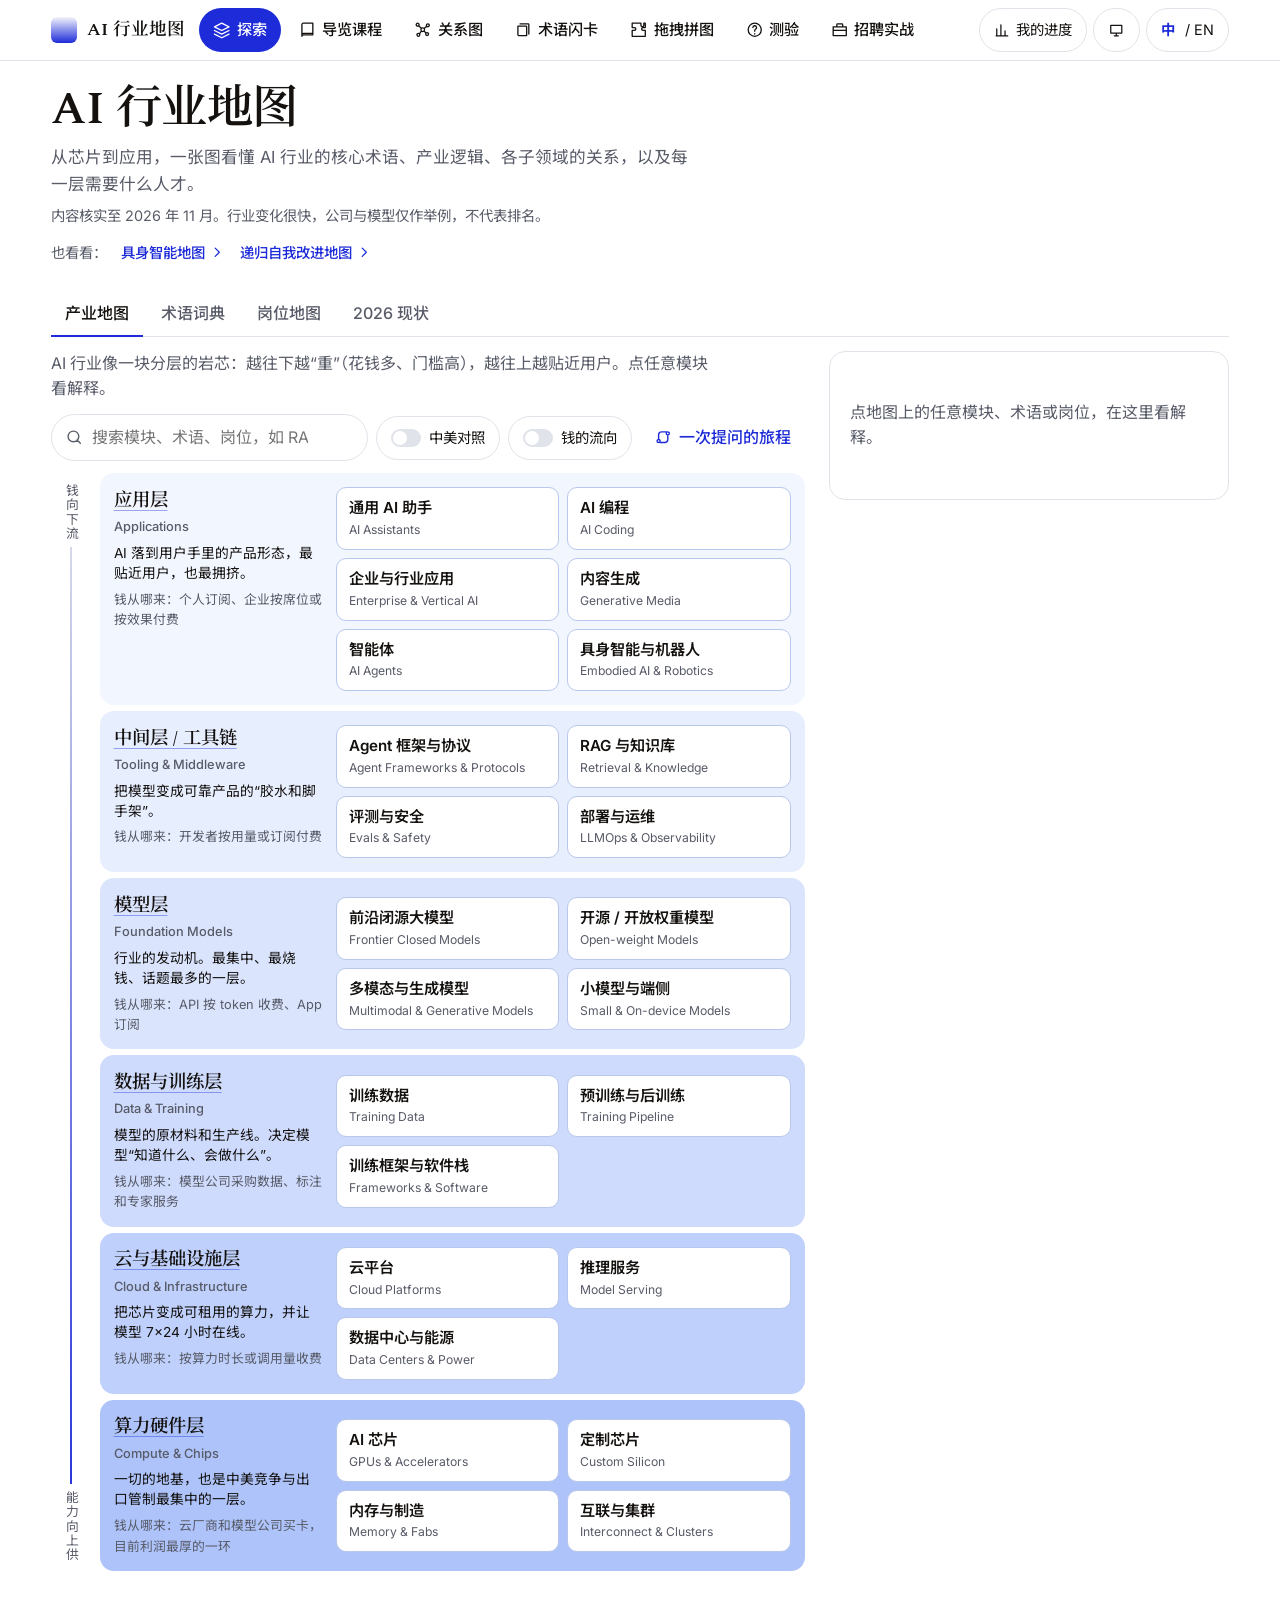
<file: ai-map/index.html>
<!doctype html>
<html lang="zh-CN">
  <head>
    <meta charset="UTF-8" />
    <meta name="viewport" content="width=device-width, initial-scale=1, viewport-fit=cover" />
    <title>AI 行业地图</title>
    <meta name="description" content="从芯片到应用，一张图看懂 AI 行业的核心术语、产业逻辑、各子领域的关系，以及每一层需要什么人才。" />
    <link rel="preconnect" href="https://fonts.googleapis.com" />
    <link rel="preconnect" href="https://fonts.gstatic.com" crossorigin />
    <link href="https://fonts.googleapis.com/css2?family=Inter:wght@400;500;600&family=Noto+Sans+SC:wght@400;500;700&family=Noto+Serif+SC:wght@600;700&family=Spectral:wght@500;600&display=swap" rel="stylesheet" />
    <script>
      // 在页面渲染前套用保存的主题，避免闪一下另一种颜色。
      try { var t = localStorage.getItem('aimap.theme'); if (t === 'light' || t === 'dark') document.documentElement.dataset.theme = t; } catch (e) {}
    </script>
    <script type="module" crossorigin src="./assets/index-7iyC4pP8.js"></script>
    <link rel="stylesheet" crossorigin href="./assets/index-BAhrS_yk.css">
  </head>
  <body>
    <div id="root"></div>
  </body>
</html>
</file>
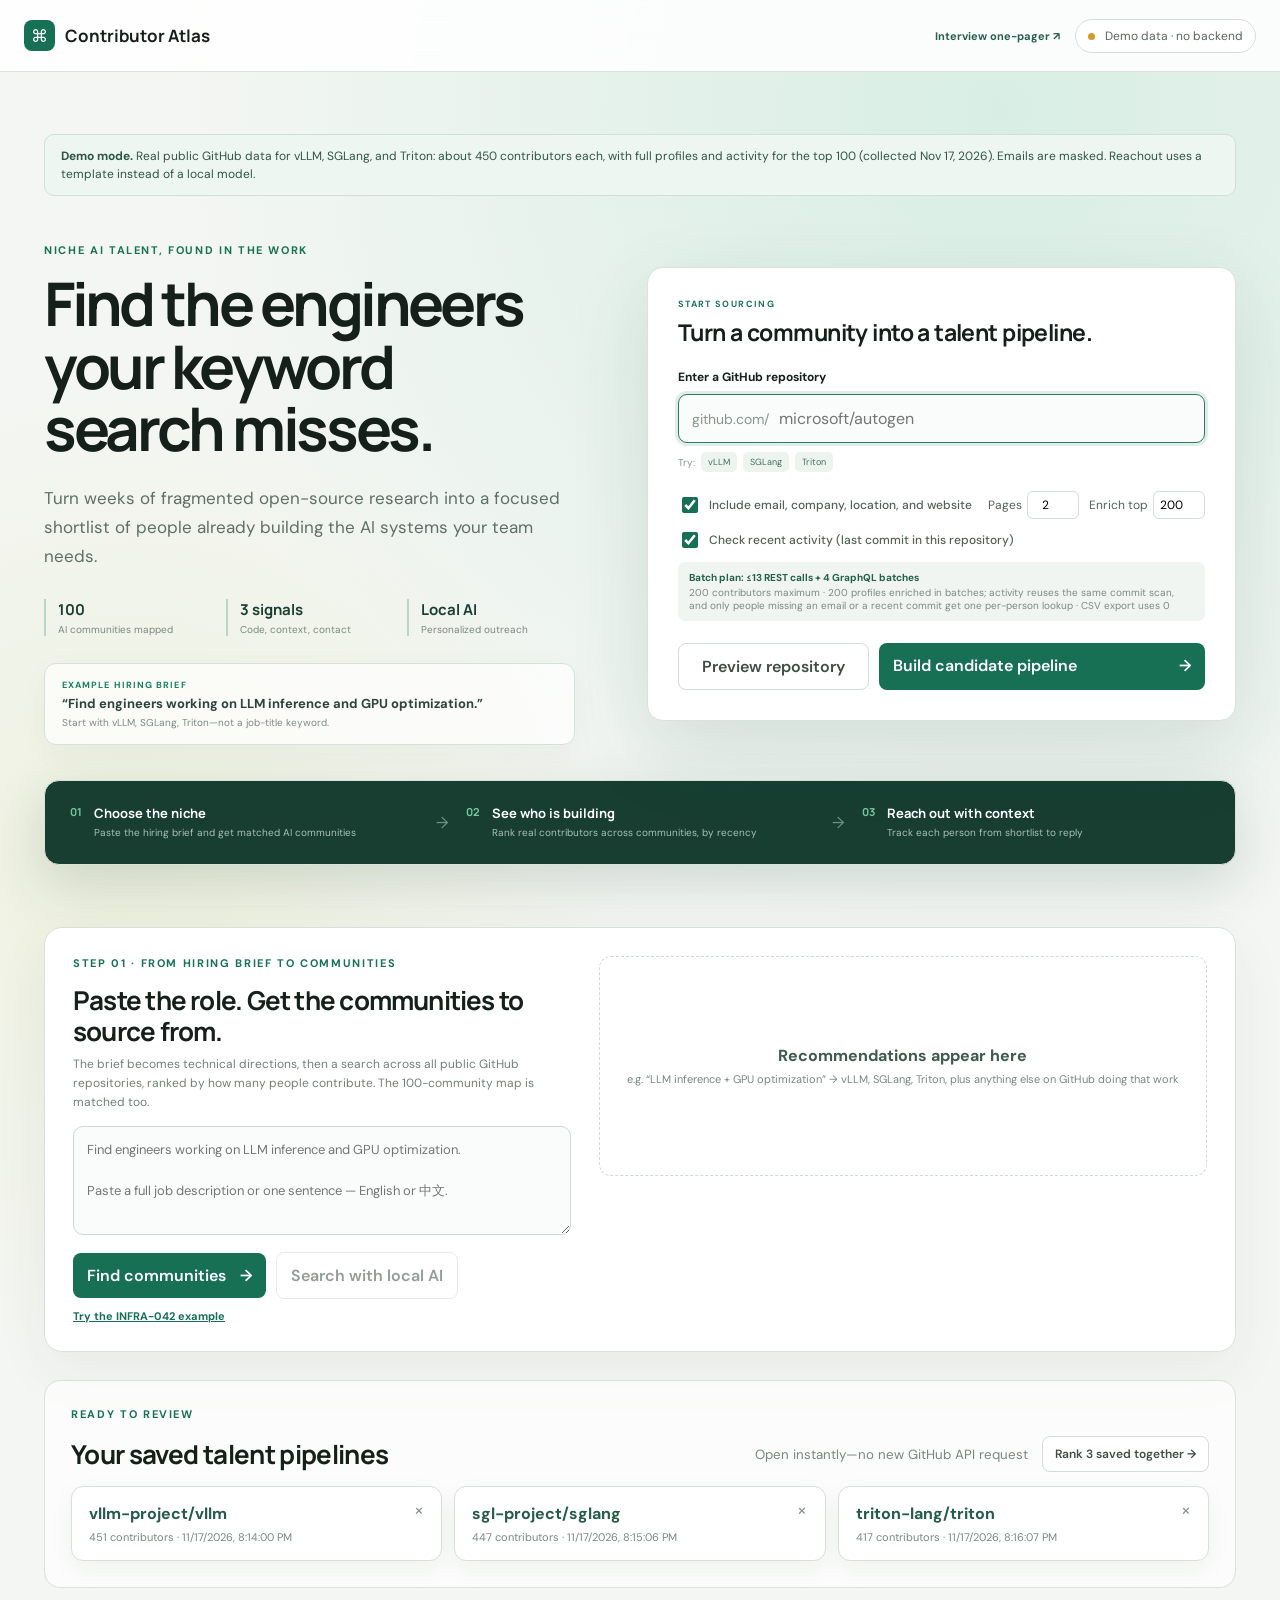
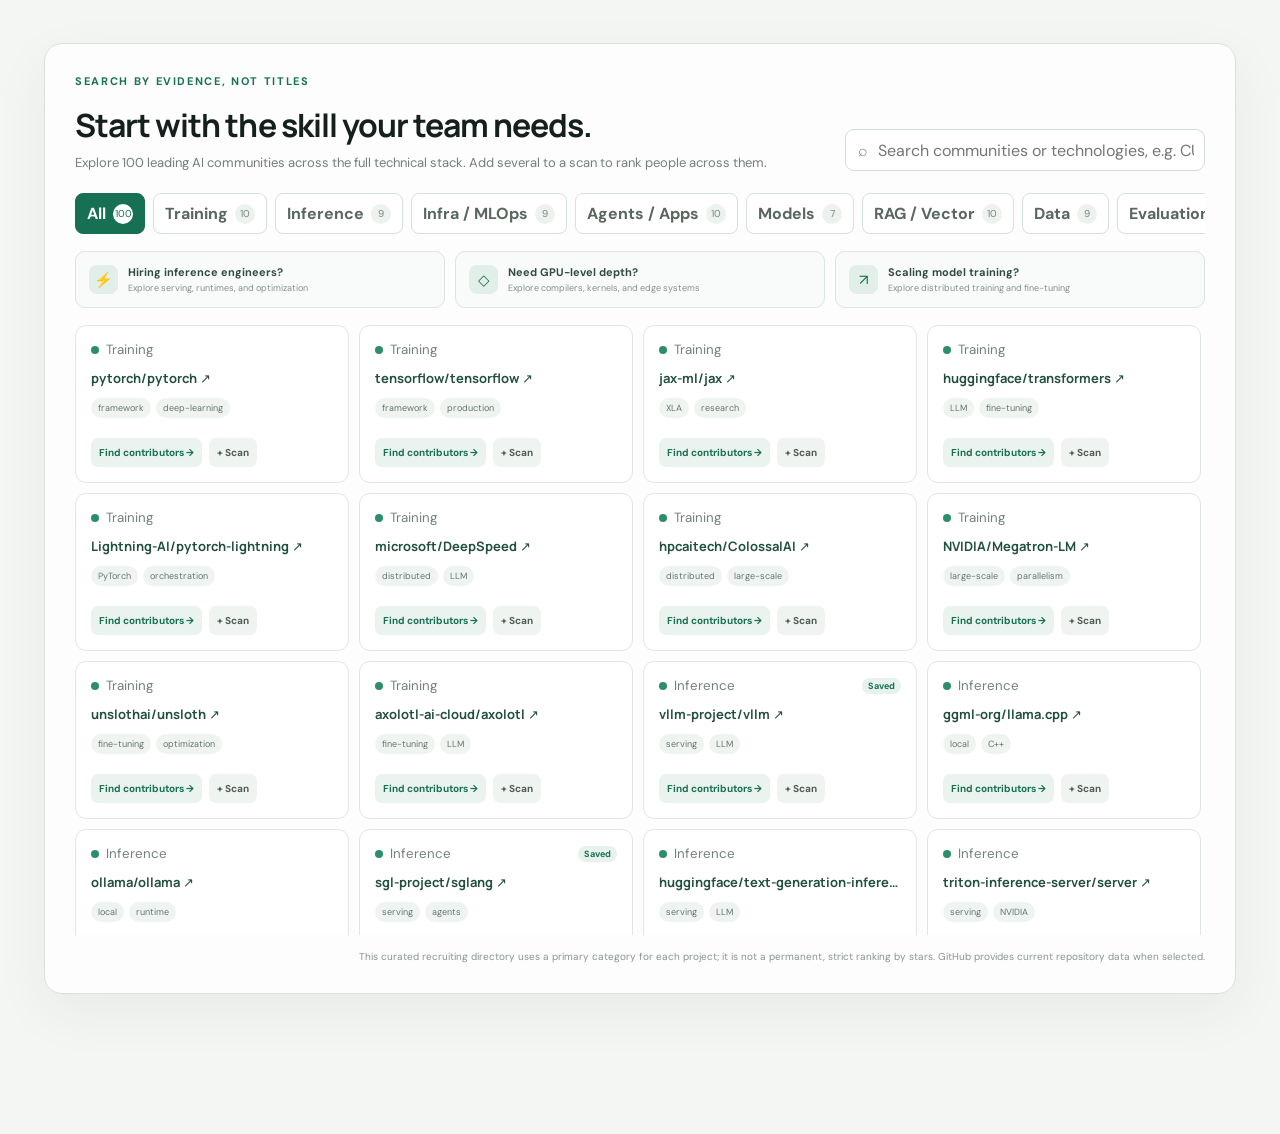
<file: contributor-atlas/index.html>
<!doctype html>
<html lang="en">
  <head>
    <meta charset="UTF-8" />
    <meta name="viewport" content="width=device-width, initial-scale=1.0" />
    <meta name="description" content="Explore, filter, and export contributors from any GitHub repository." />
    <meta name="theme-color" content="#f4f6f3" />
    <title>Contributor Atlas</title>
    <script type="module" crossorigin src="./assets/app-C5ek4e8G.js"></script>
    <link rel="stylesheet" crossorigin href="./assets/app-JG9bpysF.css">
  </head>
  <body>
    <div id="root"></div>
  </body>
</html>
</file>
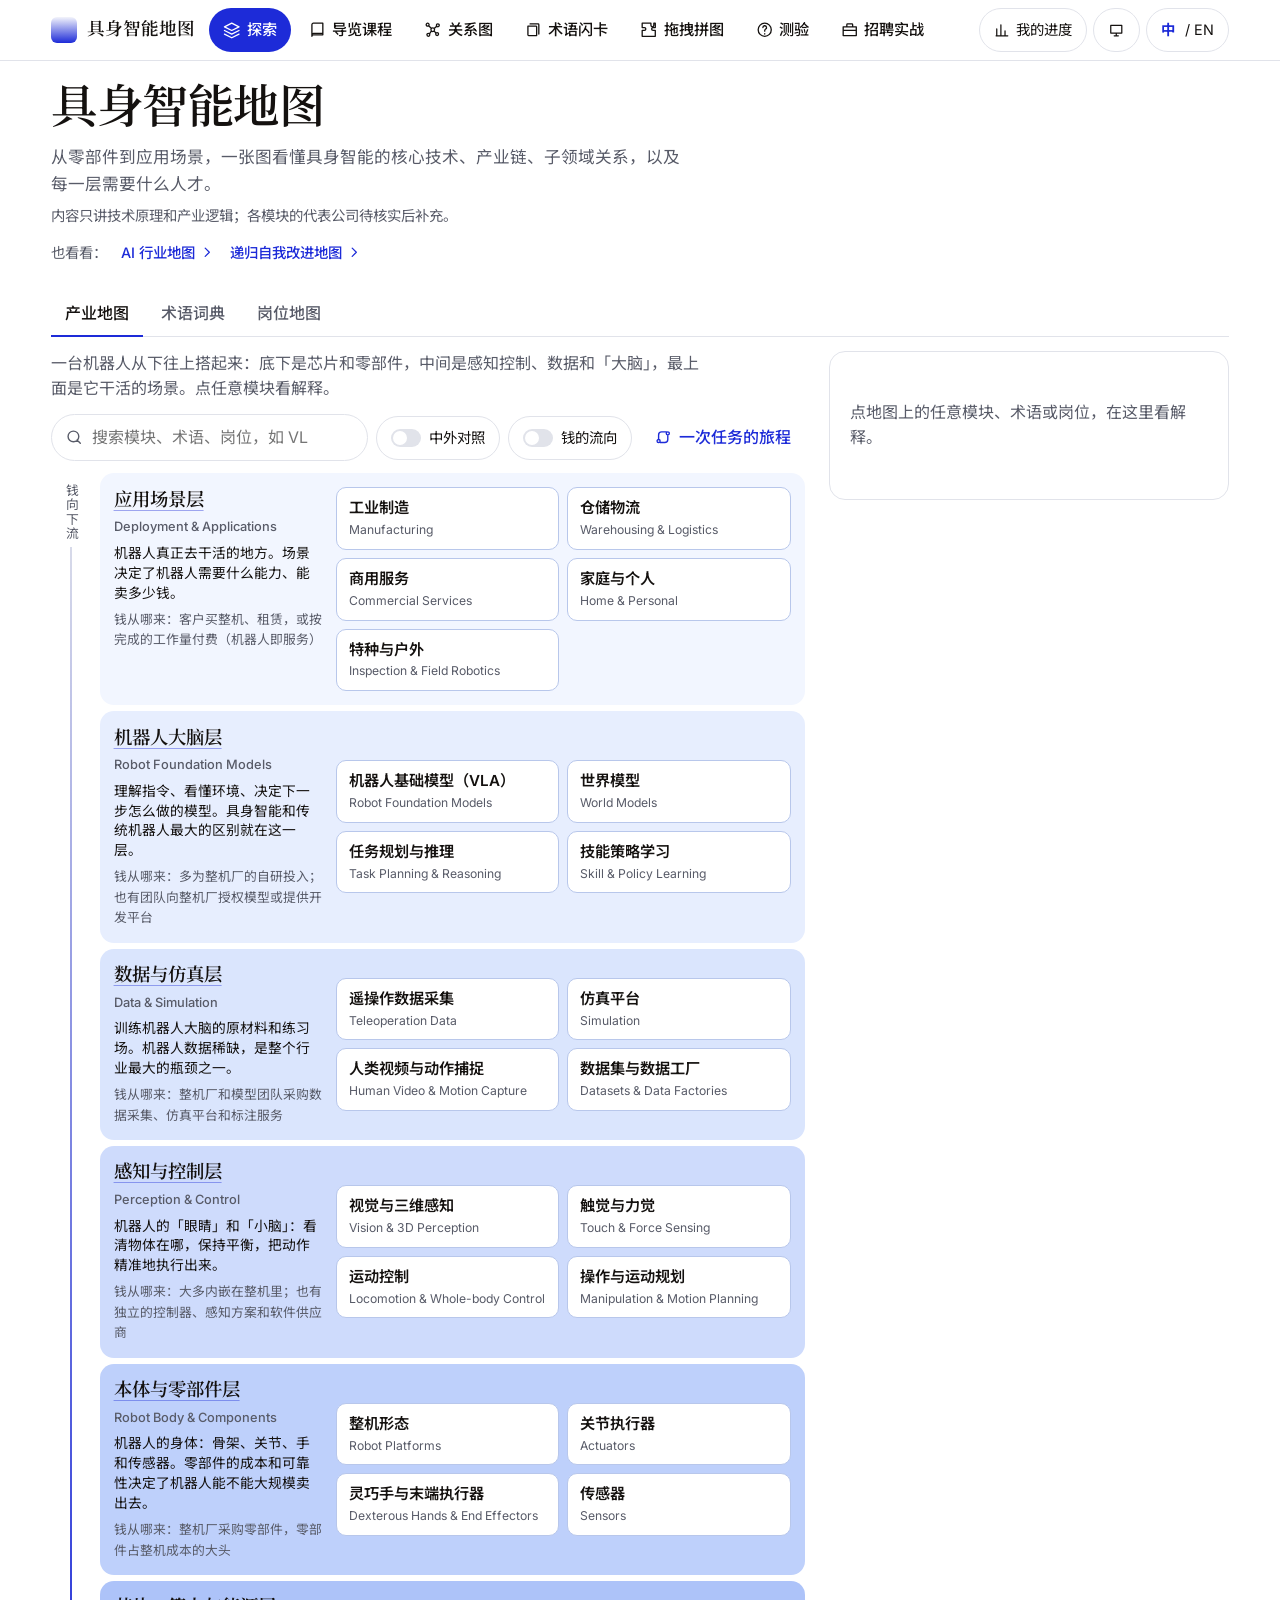
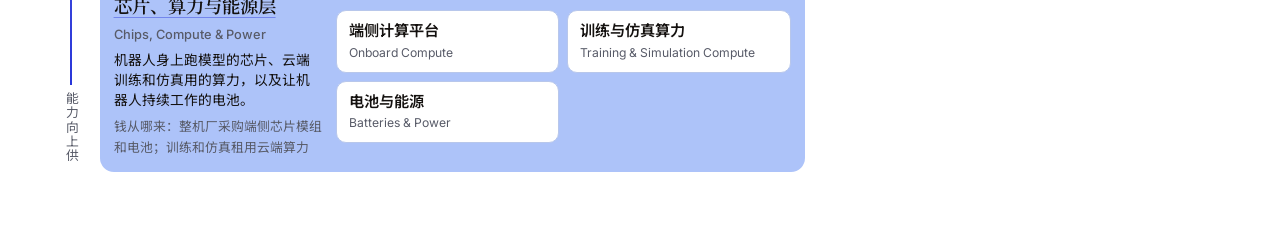
<file: embodied-map/index.html>
<!doctype html>
<html lang="zh-CN">
  <head>
    <meta charset="UTF-8" />
    <meta name="viewport" content="width=device-width, initial-scale=1, viewport-fit=cover" />
    <title>具身智能地图</title>
    <meta name="description" content="从零部件到应用场景，一张图看懂具身智能的核心技术、产业链、子领域关系，以及每一层需要什么人才。" />
    <link rel="preconnect" href="https://fonts.googleapis.com" />
    <link rel="preconnect" href="https://fonts.gstatic.com" crossorigin />
    <link href="https://fonts.googleapis.com/css2?family=Inter:wght@400;500;600&family=Noto+Sans+SC:wght@400;500;700&family=Noto+Serif+SC:wght@600;700&family=Spectral:wght@500;600&display=swap" rel="stylesheet" />
    <script>
      // 在页面渲染前套用保存的主题，避免闪一下另一种颜色。
      try { var t = localStorage.getItem('embodied.theme'); if (t === 'light' || t === 'dark') document.documentElement.dataset.theme = t; } catch (e) {}
    </script>
    <script type="module" crossorigin src="./assets/index-BeGTGPkV.js"></script>
    <link rel="stylesheet" crossorigin href="./assets/index-BAhrS_yk.css">
  </head>
  <body>
    <div id="root"></div>
  </body>
</html>
</file>
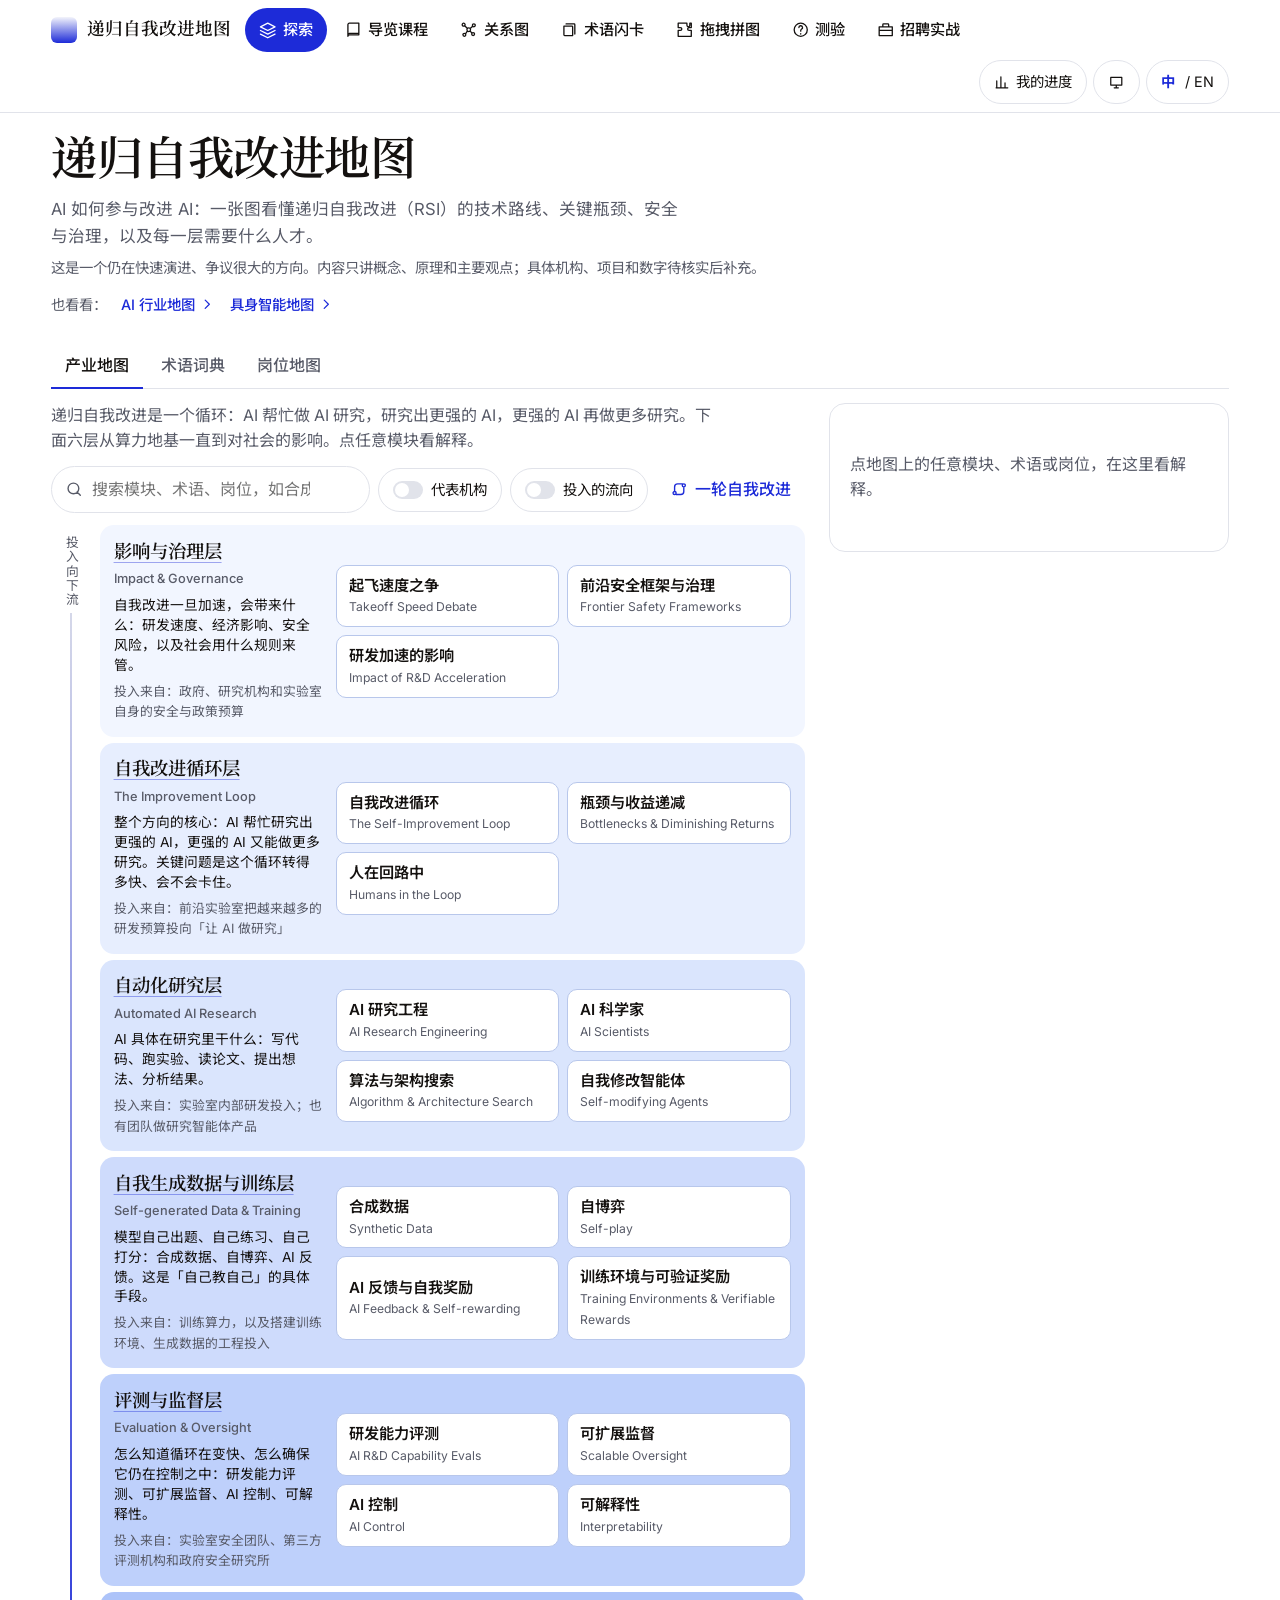
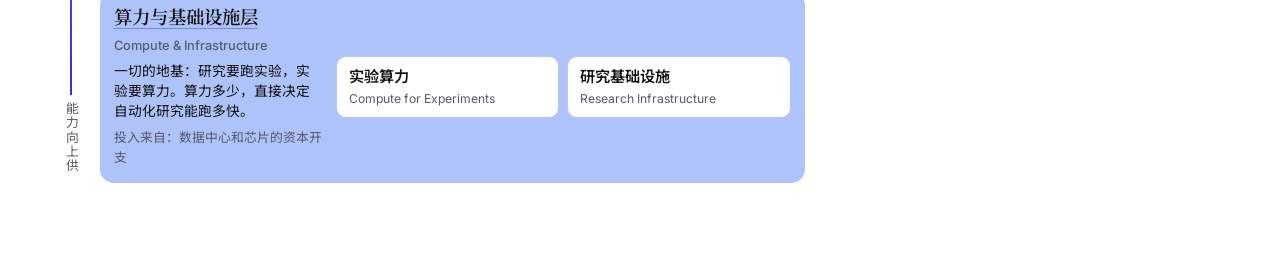
<file: rsi-map/index.html>
<!doctype html>
<html lang="zh-CN">
  <head>
    <meta charset="UTF-8" />
    <meta name="viewport" content="width=device-width, initial-scale=1, viewport-fit=cover" />
    <title>递归自我改进地图</title>
    <meta name="description" content="AI 如何参与改进 AI：一张图看懂递归自我改进的技术路线、关键瓶颈、安全与治理，以及每一层需要什么人才。" />
    <link rel="preconnect" href="https://fonts.googleapis.com" />
    <link rel="preconnect" href="https://fonts.gstatic.com" crossorigin />
    <link href="https://fonts.googleapis.com/css2?family=Inter:wght@400;500;600&family=Noto+Sans+SC:wght@400;500;700&family=Noto+Serif+SC:wght@600;700&family=Spectral:wght@500;600&display=swap" rel="stylesheet" />
    <script>
      // 在页面渲染前套用保存的主题，避免闪一下另一种颜色。
      try { var t = localStorage.getItem('rsi.theme'); if (t === 'light' || t === 'dark') document.documentElement.dataset.theme = t; } catch (e) {}
    </script>
    <script type="module" crossorigin src="./assets/index-BFvT2Gju.js"></script>
    <link rel="stylesheet" crossorigin href="./assets/index-BAhrS_yk.css">
  </head>
  <body>
    <div id="root"></div>
  </body>
</html>
</file>
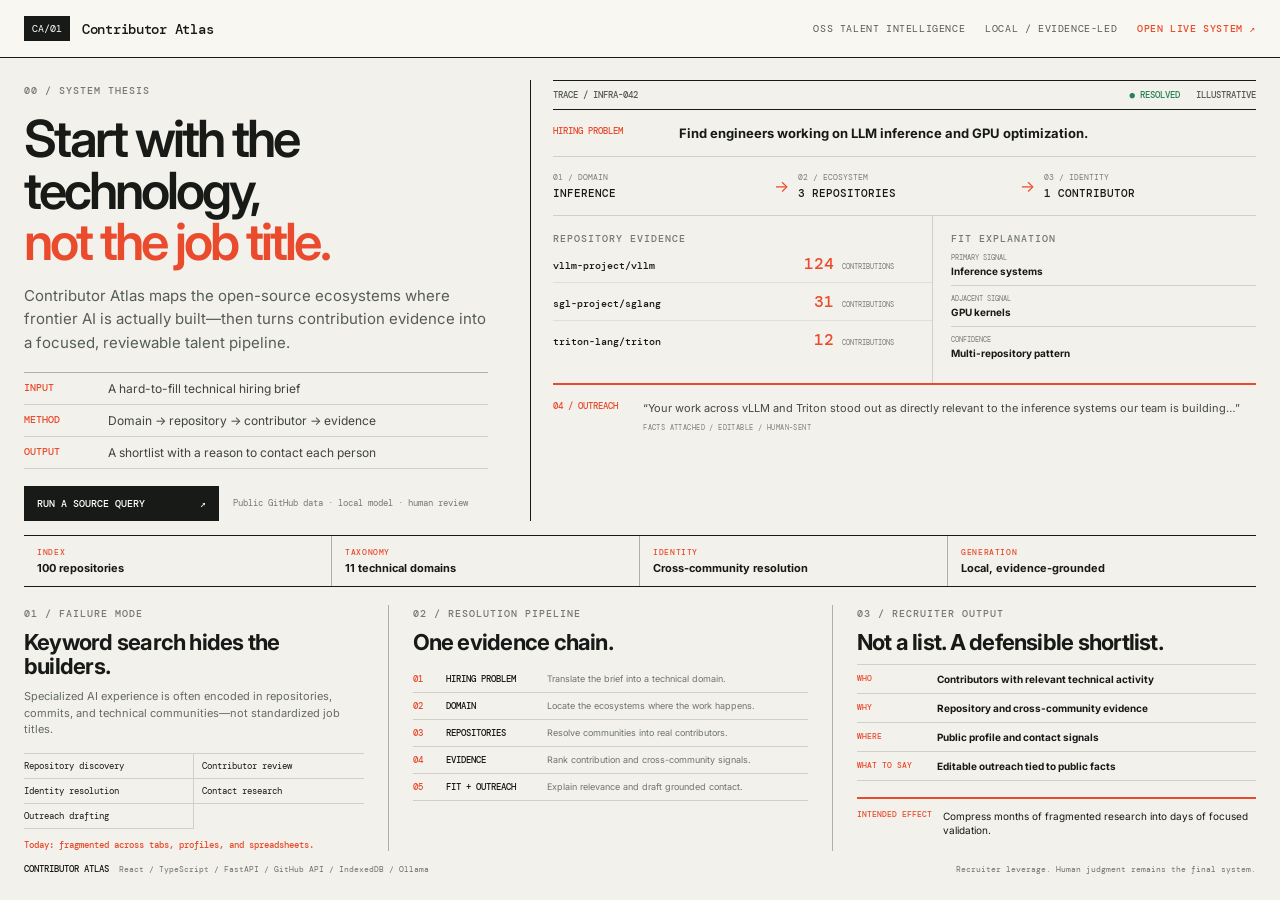
<file: contributor-atlas/case-study.html>
<!doctype html>
<html lang="en">
<head>
  <meta charset="UTF-8" />
  <meta name="viewport" content="width=device-width, initial-scale=1.0" />
  <meta name="description" content="Contributor Atlas maps open-source AI ecosystems into evidence-based talent pipelines." />
  <title>Contributor Atlas — Open-source talent intelligence</title>
  <link rel="preconnect" href="https://fonts.googleapis.com" />
  <link rel="preconnect" href="https://fonts.gstatic.com" crossorigin />
  <link href="https://fonts.googleapis.com/css2?family=DM+Mono:wght@400;500&family=Inter:wght@400;500;600;700&display=swap" rel="stylesheet" />
  <link rel="stylesheet" crossorigin href="./assets/caseStudy-ONIgrbKq.css">
</head>
<body>
  <header class="lab-nav">
    <a class="lab-brand" href="./"><span>CA/01</span><strong>Contributor Atlas</strong></a>
    <div class="lab-meta"><span>OSS TALENT INTELLIGENCE</span><span>LOCAL / EVIDENCE-LED</span><a href="./">OPEN LIVE SYSTEM ↗</a></div>
  </header>

  <main>
    <section class="hero-grid">
      <article class="thesis">
        <p class="section-index">00 / SYSTEM THESIS</p>
        <h1>Start with the technology,<br /><em>not the job title.</em></h1>
        <p class="lede">Contributor Atlas maps the open-source ecosystems where frontier AI is actually built—then turns contribution evidence into a focused, reviewable talent pipeline.</p>

        <dl class="system-definition">
          <div><dt>INPUT</dt><dd>A hard-to-fill technical hiring brief</dd></div>
          <div><dt>METHOD</dt><dd>Domain → repository → contributor → evidence</dd></div>
          <div><dt>OUTPUT</dt><dd>A shortlist with a reason to contact each person</dd></div>
        </dl>

        <div class="hero-cta"><a href="./">RUN A SOURCE QUERY <span>↗</span></a><small>Public GitHub data · local model · human review</small></div>
      </article>

      <article class="trace-console" aria-label="Illustrative sourcing trace">
        <header><span>TRACE / INFRA-042</span><span class="trace-status">● RESOLVED</span><span>ILLUSTRATIVE</span></header>
        <div class="trace-query"><span>HIRING PROBLEM</span><strong>Find engineers working on LLM inference and GPU optimization.</strong></div>

        <div class="trace-path" aria-label="Hiring evidence flow">
          <div><small>01 / DOMAIN</small><strong>INFERENCE</strong></div><i>→</i>
          <div><small>02 / ECOSYSTEM</small><strong>3 REPOSITORIES</strong></div><i>→</i>
          <div><small>03 / IDENTITY</small><strong>1 CONTRIBUTOR</strong></div>
        </div>

        <div class="evidence-grid">
          <section class="repo-evidence">
            <p class="console-label">REPOSITORY EVIDENCE</p>
            <div><span>vllm-project/vllm</span><b>124</b><small>CONTRIBUTIONS</small></div>
            <div><span>sgl-project/sglang</span><b>31</b><small>CONTRIBUTIONS</small></div>
            <div><span>triton-lang/triton</span><b>12</b><small>CONTRIBUTIONS</small></div>
          </section>
          <section class="fit-evidence">
            <p class="console-label">FIT EXPLANATION</p>
            <div class="fit-node"><span>PRIMARY SIGNAL</span><strong>Inference systems</strong></div>
            <div class="fit-node"><span>ADJACENT SIGNAL</span><strong>GPU kernels</strong></div>
            <div class="fit-node"><span>CONFIDENCE</span><strong>Multi-repository pattern</strong></div>
          </section>
        </div>

        <div class="outreach-trace"><span>04 / OUTREACH</span><p>“Your work across vLLM and Triton stood out as directly relevant to the inference systems our team is building…”</p><b>FACTS ATTACHED / EDITABLE / HUMAN-SENT</b></div>
      </article>
    </section>

    <section class="system-strip" aria-label="System coverage">
      <div><span>INDEX</span><strong>100 repositories</strong></div>
      <div><span>TAXONOMY</span><strong>11 technical domains</strong></div>
      <div><span>IDENTITY</span><strong>Cross-community resolution</strong></div>
      <div><span>GENERATION</span><strong>Local, evidence-grounded</strong></div>
    </section>

    <section class="lower-grid">
      <article class="problem-panel">
        <p class="section-index">01 / FAILURE MODE</p>
        <h2>Keyword search hides the builders.</h2>
        <p>Specialized AI experience is often encoded in repositories, commits, and technical communities—not standardized job titles.</p>
        <ul><li>Repository discovery</li><li>Contributor review</li><li>Identity resolution</li><li>Contact research</li><li>Outreach drafting</li></ul>
        <footer>Today: fragmented across tabs, profiles, and spreadsheets.</footer>
      </article>

      <article class="pipeline-panel">
        <p class="section-index">02 / RESOLUTION PIPELINE</p>
        <h2>One evidence chain.</h2>
        <ol>
          <li><span>01</span><b>HIRING PROBLEM</b><small>Translate the brief into a technical domain.</small></li>
          <li><span>02</span><b>DOMAIN</b><small>Locate the ecosystems where the work happens.</small></li>
          <li><span>03</span><b>REPOSITORIES</b><small>Resolve communities into real contributors.</small></li>
          <li><span>04</span><b>EVIDENCE</b><small>Rank contribution and cross-community signals.</small></li>
          <li><span>05</span><b>FIT + OUTREACH</b><small>Explain relevance and draft grounded contact.</small></li>
        </ol>
      </article>

      <article class="output-panel">
        <p class="section-index">03 / RECRUITER OUTPUT</p>
        <h2>Not a list. A defensible shortlist.</h2>
        <div class="output-row"><span>WHO</span><strong>Contributors with relevant technical activity</strong></div>
        <div class="output-row"><span>WHY</span><strong>Repository and cross-community evidence</strong></div>
        <div class="output-row"><span>WHERE</span><strong>Public profile and contact signals</strong></div>
        <div class="output-row"><span>WHAT TO SAY</span><strong>Editable outreach tied to public facts</strong></div>
        <footer><b>INTENDED EFFECT</b><span>Compress months of fragmented research into days of focused validation.</span></footer>
      </article>
    </section>

    <footer class="page-footer"><div><strong>CONTRIBUTOR ATLAS</strong><span>React / TypeScript / FastAPI / GitHub API / IndexedDB / Ollama</span></div><p>Recruiter leverage. Human judgment remains the final system.</p></footer>
  </main>
</body>
</html>
</file>
<file: ai-map/assets/index-BAhrS_yk.css>
:root{--ex-sky: #eef1ff;--ex-floor: #dde2f6;--ex-body: #ffffff;--ex-line: #262a46;--ex-soft: #c9cfee;--ex-red: #e5534b;--ex-yellow: #f0b429;--ex-green: #2f9e6e;--ex-skin: #f3c6a5;--ex-wood: #c79567;--ex-screen: #1d2140;--ex-glow: #7fe3ff;--ex-ink: #14110f}@media (prefers-color-scheme: dark){:root:not([data-theme=light]){--ex-sky: #151935;--ex-floor: #232850;--ex-body: #e8eaf7;--ex-line: #0a0b17;--ex-soft: #3a4170;--ex-red: #f06b62;--ex-yellow: #f5c04a;--ex-green: #4cc28d;--ex-skin: #e9b896;--ex-wood: #b88759;--ex-screen: #0a0c1f;--ex-glow: #7fe3ff;--ex-ink: #eceaf4}}:root[data-theme=dark]{--ex-sky: #151935;--ex-floor: #232850;--ex-body: #e8eaf7;--ex-line: #0a0b17;--ex-soft: #3a4170;--ex-red: #f06b62;--ex-yellow: #f5c04a;--ex-green: #4cc28d;--ex-skin: #e9b896;--ex-wood: #b88759;--ex-screen: #0a0c1f;--ex-glow: #7fe3ff;--ex-ink: #eceaf4}.ex-overlay{position:fixed;top:0;right:0;bottom:0;left:0;z-index:100;display:grid;place-items:center;padding:max(16px,env(safe-area-inset-top,0px)) max(16px,env(safe-area-inset-right,0px)) max(16px,env(safe-area-inset-bottom,0px)) max(16px,env(safe-area-inset-left,0px));background:#0809149e;overflow-y:auto}.ex{width:min(960px,100%);margin:0;border:1px solid var(--line);border-radius:16px;overflow:hidden;background:var(--surf);color:var(--ink);box-shadow:0 24px 60px #00000059}.ex-head{display:flex;align-items:baseline;gap:10px;padding:12px 16px;border-bottom:1px solid var(--line)}.ex-head b{font-family:var(--serif);font-size:1.15rem}.ex-head span{color:var(--mut);font-size:.85rem}.ex-stage{position:relative;aspect-ratio:16 / 9;max-width:100%;background:var(--ex-sky);cursor:pointer;overflow:hidden}.ex-stage svg{display:block;width:100%;height:100%}.ex-stage .ex-prev{position:absolute;top:0;right:0;bottom:0;left:0;background:var(--ex-sky);pointer-events:none}.ex-stage .ex-loading{position:absolute;top:0;right:0;bottom:0;left:0;display:grid;place-items:center;color:var(--mut);font-size:.9rem}.ex-sub{position:absolute;left:50%;bottom:4%;transform:translate(-50%);width:max-content;max-width:88%;margin:0;padding:6px 14px;border-radius:8px;background:#0c0d1ac7;color:#fff;font-size:1.05rem;line-height:1.55;text-align:center;pointer-events:none}.ex-sub-below{display:none;margin:0;padding:12px 16px 0;min-height:5.2em;font-size:.98rem;line-height:1.6}@media (max-width: 600px){.ex-sub{display:none}.ex-sub-below{display:block}}.ex-big{position:absolute;left:50%;top:50%;display:grid;place-items:center;width:76px;height:76px;margin:-38px 0 0 -38px;border-radius:50%;background:#0c0d1ab3;color:#fff;pointer-events:none}.ex-big .icon{width:34px;height:34px}.ex-ctrl{display:flex;align-items:center;gap:4px;padding:6px 8px}.ex-time{flex:none;min-width:6.6em;color:var(--mut);font-size:.82rem;font-variant-numeric:tabular-nums;text-align:center}.ex-seek{flex:1;min-width:60px;height:44px;margin:0 6px;background:none;-webkit-appearance:none;-moz-appearance:none;appearance:none;cursor:pointer}.ex-seek::-webkit-slider-runnable-track{height:5px;border-radius:5px;background:linear-gradient(to right,var(--ac) var(--p, 0%),var(--line) var(--p, 0%))}.ex-seek::-moz-range-track{height:5px;border-radius:5px;background:linear-gradient(to right,var(--ac) var(--p, 0%),var(--line) var(--p, 0%))}.ex-seek::-webkit-slider-thumb{-webkit-appearance:none;width:16px;height:16px;margin-top:-5.5px;border-radius:50%;background:var(--ac);border:2px solid var(--surf)}.ex-seek::-moz-range-thumb{width:14px;height:14px;border-radius:50%;background:var(--ac);border:2px solid var(--surf)}.ex-btn{flex:none;display:inline-grid;place-items:center;min-width:44px;height:44px;padding:0 10px;border:0;border-radius:10px;background:none;color:var(--ink)}.ex-btn:hover{background:var(--soft)}.ex-btn[aria-pressed=true]{color:var(--ac)}.ex-btn.main{background:var(--ac);color:var(--acink)}@media (max-width: 420px){.ex-time{min-width:0;font-size:.74rem}}.ex:fullscreen{width:100%;max-width:none;border:0;border-radius:0;display:flex;flex-direction:column;justify-content:center;background:#000}.ex:fullscreen .ex-head{display:none}.ex:fullscreen .ex-stage{width:min(100%,calc((100vh - 64px) * 16 / 9));margin:0 auto}.ex:fullscreen .ex-ctrl{width:min(100%,calc((100vh - 64px) * 16 / 9));margin:0 auto;background:var(--surf)}.ex-launch{display:inline-flex;align-items:center;gap:8px;min-height:44px;margin:4px 0 8px;padding:0 16px;border:1px solid var(--ac);border-radius:999px;background:var(--soft);color:var(--ac);font-weight:600}.ex-launch:hover{background:var(--ac);color:var(--acink)}.ex-tag{display:inline-flex;align-items:center;gap:4px;margin-left:6px;padding:1px 8px;border-radius:999px;background:var(--ac);color:var(--acink);font-size:.72rem;font-weight:600;vertical-align:middle}.ex-tag .icon{width:12px;height:12px}.ex-stage .ln{stroke:var(--ex-line);stroke-width:3;stroke-linecap:round;stroke-linejoin:round}.ex-stage text{font-family:var(--sans);fill:var(--ex-ink)}.ex-stage .big{font-size:26px;font-weight:700}.ex-stage .mid{font-size:20px;font-weight:600}.ex-stage .sm{font-size:18px}.a-in{animation:exIn var(--t, .6s) var(--d, 0s) both ease-out}.a-pop{animation:exPop var(--t, .5s) var(--d, 0s) both cubic-bezier(.3,1.5,.6,1);transform-box:fill-box;transform-origin:center}.a-from{animation:exFrom var(--t, .9s) var(--d, 0s) both cubic-bezier(.45,0,.25,1)}.a-rot{transform-box:view-box;transform-origin:0 0;transform:rotate(var(--r1, 0deg));animation:exRot var(--t, .9s) var(--d, 0s) both cubic-bezier(.45,0,.25,1)}.a-draw{stroke-dasharray:var(--len, 400);animation:exDraw var(--t, 1s) var(--d, 0s) both ease-in-out}.a-spin{transform-box:fill-box;transform-origin:center;animation:exSpin var(--t, 2s) linear infinite var(--dir, normal)}.a-bob{animation:exBob var(--t, 1.6s) var(--d, 0s) ease-in-out infinite}.a-blink{animation:exBlink 4s var(--d, 1s) infinite;transform-box:fill-box;transform-origin:center}.a-pulse{animation:exPulse var(--t, 1.4s) var(--d, 0s) ease-in-out infinite;transform-box:fill-box;transform-origin:center}.a-flow{stroke-dasharray:6 10;animation:exFlow var(--t, .8s) linear infinite}.a-shake{animation:exShake .5s var(--d, 0s) 2 ease-in-out;transform-box:fill-box;transform-origin:bottom center}@keyframes exIn{0%{opacity:0;transform:translateY(10px)}}@keyframes exPop{0%{opacity:0;transform:scale(var(--s0, .4))}}@keyframes exFrom{0%{transform:translate(var(--x, 0px),var(--y, 0px))}}@keyframes exRot{0%{transform:rotate(var(--r0, 0deg))}}@keyframes exDraw{0%{stroke-dashoffset:var(--len, 400)}to{stroke-dashoffset:0}}@keyframes exSpin{to{transform:rotate(360deg)}}@keyframes exBob{50%{transform:translateY(-6px)}}@keyframes exBlink{0%,92%,to{transform:scaleY(1)}95%{transform:scaleY(.1)}}@keyframes exPulse{50%{opacity:.45}}@keyframes exFlow{to{stroke-dashoffset:-16}}@keyframes exShake{25%{transform:rotate(-6deg)}75%{transform:rotate(6deg)}}@keyframes exFill{0%{width:0}to{width:100%}}:root{--bg: #ffffff;--ink: #14110f;--mut: #585b68;--line: #e1e3ea;--ac: #1d2bd8;--acink: #ffffff;--surf: #ffffff;--soft: #f3f4fb;--good: #0f7a4a;--bad: #b3261e;--serif: Spectral, "Noto Serif SC", "Songti SC", serif;--sans: Inter, "Noto Sans SC", "PingFang SC", "Microsoft YaHei", sans-serif;color-scheme:light}@media (prefers-color-scheme: dark){:root:not([data-theme=light]){--bg: #0d0e18;--ink: #eceaf4;--mut: #a5a8bb;--line: #272b40;--ac: #8d96ff;--acink: #0d0e18;--surf: #141629;--soft: #171a2e;--good: #5fd39a;--bad: #ff8a80;color-scheme:dark}}:root[data-theme=dark]{--bg: #0d0e18;--ink: #eceaf4;--mut: #a5a8bb;--line: #272b40;--ac: #8d96ff;--acink: #0d0e18;--surf: #141629;--soft: #171a2e;--good: #5fd39a;--bad: #ff8a80;color-scheme:dark}*{box-sizing:border-box;min-width:0}html{font-size:16px;scroll-padding-top:80px}body{margin:0;background:var(--bg);color:var(--ink);font:1rem/1.6 var(--sans);overflow-x:clip}h1,h2,h3{font-family:var(--serif);font-weight:600;letter-spacing:-.01em;line-height:1.15;margin:0;text-wrap:balance}h1{font-size:clamp(1.9rem,4.2vw,2.9rem)}h2{font-size:1.55rem}h3{font-size:1.15rem}a{color:var(--ac)}button,input,select{font:inherit;color:inherit}button{cursor:pointer}:focus-visible{outline:3px solid var(--ac);outline-offset:2px;border-radius:6px}.sr-only{position:absolute;width:1px;height:1px;overflow:hidden;clip:rect(0 0 0 0);white-space:nowrap}.skip{position:absolute;left:8px;top:-60px;z-index:100;background:var(--ac);color:var(--acink);padding:10px 14px;border-radius:8px}.skip:focus{top:8px}.icon{width:1.15em;height:1.15em;flex:none}.bar{position:sticky;top:0;z-index:30;background:color-mix(in oklab,var(--bg) 92%,transparent);-webkit-backdrop-filter:blur(8px);backdrop-filter:blur(8px);border-bottom:1px solid var(--line)}.bar-in{max-width:1400px;margin:auto;padding:8px max(4vw,16px);display:flex;flex-wrap:wrap;gap:8px;align-items:center}.brand{display:flex;align-items:center;gap:10px;min-height:44px;margin-right:6px;color:var(--ink);font-family:var(--serif);font-weight:600;font-size:1.1rem;text-decoration:none}.brand-mark{width:26px;height:26px;border-radius:6px;background:linear-gradient(var(--soft),var(--ac))}.modes{display:flex;gap:4px;flex:1 1 auto;overflow-x:auto;scrollbar-width:none}.modes::-webkit-scrollbar{display:none}.mode{flex:none;display:inline-flex;align-items:center;gap:6px;min-height:44px;padding:9px 14px;border-radius:999px;color:var(--ink);font-weight:500;font-size:.95rem;text-decoration:none}.mode:hover{background:var(--soft)}.mode[aria-current=page]{background:var(--ac);color:var(--acink)}.tools{display:flex;gap:6px;margin-left:auto}.tool{display:inline-flex;align-items:center;justify-content:center;gap:6px;min-height:44px;min-width:44px;padding:8px 14px;border:1px solid var(--line);border-radius:999px;background:var(--surf);font-size:.9rem}.tool:hover{border-color:var(--ac)}a.tool{color:var(--ink);text-decoration:none}a.tool[aria-current=page]{border-color:var(--ac);color:var(--ac)}.tool[aria-pressed=true]{background:var(--ink);color:var(--bg);border-color:var(--ink)}.lang b{color:var(--ac)}.tool[aria-pressed=true] .lang-on{color:inherit}.notice{max-width:1400px;margin:10px auto 0;padding:10px 14px;border:1px solid var(--line);border-radius:12px;background:var(--soft);color:var(--mut);font-size:.9rem}.page{max-width:1400px;margin:auto;padding:22px max(4vw,16px) 72px}.page-head{margin-bottom:18px}.page-head .sub{margin:8px 0 0;color:var(--mut);font-size:1.04rem;max-width:64ch}.page-head .note{margin:6px 0 0;color:var(--mut);font-size:.82rem}.page-head .sibling{display:flex;flex-wrap:wrap;align-items:center;column-gap:14px;margin:4px 0 0;color:var(--mut);font-size:.9rem}.page-head .sibling a{display:inline-flex;align-items:center;gap:4px;min-height:44px;color:var(--ac);font-size:.9rem;font-weight:500;text-decoration:none}.page-head .sibling a:hover{text-decoration:underline}.tabs{display:flex;gap:4px;flex-wrap:wrap;margin-bottom:14px;border-bottom:1px solid var(--line)}.tab{display:inline-flex;align-items:center;min-height:44px;padding:8px 14px;color:var(--mut);font-weight:500;text-decoration:none;border-bottom:2px solid transparent;margin-bottom:-1px}.tab:hover{color:var(--ink)}.tab[aria-current=page]{color:var(--ink);border-bottom-color:var(--ac)}.split{display:grid;gap:24px;grid-template-columns:minmax(0,1fr)}@media (min-width: 1000px){.split{grid-template-columns:minmax(0,1fr) 25rem}}.toolbar{display:flex;flex-wrap:wrap;gap:8px;align-items:center;margin-bottom:12px}.search{position:relative;flex:1 1 260px;display:flex;align-items:center}.search .icon{position:absolute;left:14px;color:var(--mut);pointer-events:none}.search input{width:100%;min-height:44px;padding:10px 44px 10px 40px;border:1px solid var(--line);border-radius:999px;background:var(--surf);font-size:16px}.search input:focus-visible{outline-offset:0;border-color:var(--ac)}.search .clear{position:absolute;right:2px;min-width:44px;min-height:44px;border:0;background:none;color:var(--mut);display:grid;place-items:center;border-radius:999px}.toggle{display:inline-flex;align-items:center;gap:8px;min-height:44px;padding:8px 14px;border:1px solid var(--line);border-radius:999px;background:var(--surf);font-size:.9rem}.toggle .knob{width:30px;height:18px;border-radius:999px;background:var(--line);position:relative;transition:background .2s}.toggle .knob:after{content:"";position:absolute;top:2px;left:2px;width:14px;height:14px;border-radius:50%;background:var(--surf);transition:transform .2s}.toggle[aria-pressed=true]{border-color:var(--ac)}.toggle[aria-pressed=true] .knob{background:var(--ac)}.toggle[aria-pressed=true] .knob:after{transform:translate(12px)}.linkbtn{display:inline-flex;align-items:center;gap:6px;min-height:44px;padding:8px 14px;border:0;border-radius:999px;background:none;color:var(--ac);font-weight:500;text-decoration:none}.linkbtn:hover{background:var(--soft)}.intro{margin:0 0 12px;color:var(--mut);max-width:66ch}.results{margin:0 0 12px;padding:12px 14px;border:1px solid var(--ac);border-radius:12px;background:var(--soft)}.results p{margin:0 0 8px;font-size:.9rem;color:var(--mut)}.results .group{display:flex;flex-wrap:wrap;gap:6px;align-items:center;margin-top:6px}.results .group>span{font-size:.78rem;color:var(--mut);min-width:3em}.flow{display:grid;grid-template-columns:2.4rem minmax(0,1fr);gap:10px}.rail{position:relative;display:flex;flex-direction:column;align-items:center;justify-content:space-between;padding:4px 0;font-size:.8rem;color:var(--mut)}.rail span{writing-mode:vertical-rl;letter-spacing:.1em;background:var(--bg);padding:6px 0;z-index:1}.rail:before{content:"";position:absolute;top:10px;bottom:10px;left:50%;width:2px;background:linear-gradient(var(--line),var(--ac))}.strata{display:grid;gap:6px}.layer{position:relative;display:grid;grid-template-columns:13rem minmax(0,1fr);gap:14px;padding:14px;border-radius:14px;background:color-mix(in oklab,var(--ac) var(--t),var(--bg));transition:opacity .25s,box-shadow .25s}.layer.dim{opacity:.32}.layer.lit{box-shadow:0 0 0 3px var(--ac)}.layer-head{align-self:start}.layer-link{display:inline-flex;align-items:center;min-height:44px;margin:-8px 0 -6px;padding:0;border:0;background:none;font:inherit;color:inherit;text-align:left;text-decoration:underline;text-decoration-color:color-mix(in oklab,var(--ac) 40%,transparent);text-underline-offset:4px}.layer-link:hover{color:var(--ac)}.layer-head h3{font-size:1.15rem}.layer-head .en{display:block;font-size:.8rem;color:var(--mut);font-family:var(--sans);font-weight:500}.layer-head p{margin:6px 0 0;font-size:.86rem;line-height:1.45}.layer-head .money{margin-top:6px;color:var(--mut);font-size:.8rem}.tiles{display:grid;grid-template-columns:repeat(auto-fill,minmax(9.5rem,1fr));gap:8px;align-content:center}.tile{text-align:left;min-height:58px;padding:10px 12px;border:1px solid color-mix(in oklab,var(--ac) 18%,var(--line));border-radius:10px;background:var(--surf);line-height:1.3;transition:opacity .2s,border-color .2s}.tile b{display:block;font-weight:600;font-size:.95rem}.tile small{color:var(--mut);font-size:.76rem}.tile:hover{border-color:var(--ac)}.tile.on{background:var(--ac);color:var(--acink);border-color:var(--ac)}.tile.on small,.tile.on .co{color:inherit}.tile.rel{border-color:var(--ac);border-style:dashed}.tile.match{box-shadow:0 0 0 2px var(--ac)}.tile.faded{opacity:.35}.tile .co{display:grid;grid-template-columns:1fr 1fr;gap:8px;margin-top:8px;font-size:.78rem;line-height:1.4}.tile .co>span{padding:6px 8px;border-radius:8px;background:var(--soft)}.tile.on .co>span{background:color-mix(in oklab,var(--acink) 16%,transparent)}.tile .co i{display:block;font-style:normal;font-weight:600;font-size:.7rem;color:var(--mut);margin-bottom:2px}.tile.on .co i{color:inherit;opacity:.8}.compare .tiles{grid-template-columns:repeat(auto-fill,minmax(17rem,1fr))}.user-node{display:none}.money-on .user-node{display:flex;align-items:center;gap:10px;margin-bottom:6px;padding:10px 14px;border:1px dashed var(--ac);border-radius:14px;font-size:.9rem}.user-node b{font-family:var(--serif);font-size:1.05rem}.user-node span{color:var(--mut)}.money-on .rail:before{width:4px;margin-left:-1px;background:repeating-linear-gradient(to bottom,var(--ac) 0 6px,transparent 6px 14px);background-size:4px 14px;animation:drip .9s linear infinite}@keyframes drip{to{background-position:0 14px}}.money-tag{display:none}.money-on .money-tag{display:flex;flex-wrap:wrap;align-items:center;gap:6px;margin-top:8px;padding:6px 10px;border-radius:10px;background:var(--surf);border:1px solid var(--ac);font-size:.8rem;line-height:1.4}.money-on .money-tag b{color:var(--ac)}.money-on .layer-head .money{display:none}.money-tag .kind{padding:0 6px;border-radius:999px;background:var(--ac);color:var(--acink);font-size:.7rem}.money-tag .kind.branch{background:none;color:var(--ac);border:1px dashed var(--ac)}.money-on .layer.branch{background:color-mix(in oklab,var(--ac) calc(var(--t) * .6),var(--bg));outline:1px dashed color-mix(in oklab,var(--ac) 50%,transparent);outline-offset:-1px}.money-on .layer:not(.branch):before{content:"";position:absolute;left:-2.15rem;top:50%;width:0;height:0;border-left:7px solid transparent;border-right:7px solid transparent;border-top:9px solid var(--ac);transform:translateY(-50%)}.panel{align-self:start;position:sticky;top:76px;max-height:calc(100vh - 90px);overflow:auto;padding:20px;border:1px solid var(--line);border-radius:16px;background:var(--surf)}.panel-top{display:flex;justify-content:space-between;gap:8px;align-items:center;margin-bottom:10px}.kind{font-size:.8rem;color:var(--ac);font-weight:600}.panel-btns{display:flex;gap:6px}.pbtn{display:inline-flex;align-items:center;gap:4px;min-height:44px;min-width:44px;justify-content:center;padding:6px 12px;border:1px solid var(--line);border-radius:999px;background:var(--surf);font-size:.85rem}.pbtn.close{display:none}.panel h2{font-size:1.55rem}.den{color:var(--mut);font-size:.9rem;margin-top:2px}.plain{font-size:1.06rem;margin:14px 0 10px}.ana{margin:0 0 12px;padding:4px 0 4px 12px;border-left:3px solid var(--ac);font-size:.95rem}.ana b{color:var(--ac)}details.deep{margin:10px 0;padding:6px 0;border-top:1px solid var(--line);border-bottom:1px solid var(--line)}details.deep summary{display:flex;align-items:center;min-height:44px;font-weight:600;cursor:pointer}details.deep p{margin:4px 0 8px;font-size:.95rem}.lbl{margin:14px 0 6px;font-size:.8rem;font-weight:600;color:var(--mut)}.cos{display:grid;grid-template-columns:1fr 1fr;gap:10px}.co-card{padding:10px;border-radius:10px;background:var(--soft);font-size:.88rem;line-height:1.45}.co-card b{display:block;margin-bottom:4px;font-size:.78rem;color:var(--mut)}.chips{display:flex;flex-wrap:wrap;gap:6px}.chip{display:inline-flex;align-items:center;gap:4px;min-height:44px;padding:6px 12px;border:1px solid var(--line);border-radius:999px;background:var(--surf);font-size:.86rem}.chip:hover{border-color:var(--ac);color:var(--ac)}.chip i{font-style:normal;font-size:.72rem;color:var(--mut)}.lay{display:inline-block;margin:6px 4px 0 0;padding:1px 8px;border-radius:6px;font-size:.74rem;background:color-mix(in oklab,var(--ac) 14%,var(--bg))}.rels{margin:6px 0 0;padding:0;list-style:none}.rels li{padding:6px 0;border-bottom:1px solid var(--line);font-size:.92rem}.empty{color:var(--mut);padding:12px 0}.learn{margin-top:22px;padding-top:16px;border-top:2px solid var(--ac)}.learn h3{font-size:1.15rem;margin-bottom:8px}.learn>p{margin:0 0 10px;font-size:.95rem;line-height:1.75}.res{list-style:none;margin:0;padding:0;display:grid;gap:6px}.res li{border:1px solid var(--line);border-radius:10px;background:var(--soft)}.res a{display:flex;align-items:flex-start;justify-content:space-between;gap:8px;min-height:44px;padding:10px 12px 2px;border-radius:10px;color:var(--ink);font-weight:500;font-size:.92rem;line-height:1.45;text-decoration:none}.res a:hover span{color:var(--ac);text-decoration:underline}.res a .icon{flex:none;margin-top:2px;color:var(--ac)}.res small{display:block;padding:0 12px 8px;color:var(--mut);font-size:.76rem}.res small:not(:empty){line-height:1.55}.cn-tag{margin-left:6px;padding:1px 6px;border-radius:6px;background:var(--soft);border:1px solid var(--line);color:var(--mut);font-size:.72rem;font-style:normal;font-weight:400;white-space:nowrap}.tips{margin:0;padding-left:1.2em;display:grid;gap:6px;font-size:.88rem;line-height:1.6}.tips li{overflow-wrap:anywhere}.scrim{display:none}@media (max-width: 999px){.panel{position:fixed;left:8px;right:8px;bottom:calc(8px + env(safe-area-inset-bottom,0px));top:auto;z-index:50;max-height:72vh;box-shadow:0 -10px 40px #00000040;transform:translateY(110%);transition:transform .25s;visibility:hidden}.panel.open{transform:none;visibility:visible}.pbtn.close{display:inline-flex}.scrim.open{display:block;position:fixed;top:0;right:0;bottom:0;left:0;z-index:45;background:#0d0e1859}}.filters{display:flex;flex-wrap:wrap;gap:8px;align-items:center;margin-bottom:14px}.fbtn{min-height:44px;padding:8px 13px;border:1px solid var(--line);border-radius:999px;background:var(--surf);font-size:.88rem}.fbtn[aria-pressed=true]{background:var(--ac);color:var(--acink);border-color:var(--ac)}.cards{display:grid;grid-template-columns:repeat(auto-fill,minmax(15rem,1fr));gap:10px}.card{text-align:left;padding:12px 14px;border:1px solid var(--line);border-radius:12px;background:var(--surf);line-height:1.45}.card:hover{border-color:var(--ac)}.card.on{border-color:var(--ac);box-shadow:0 0 0 2px var(--ac)}.card .en{font-weight:600}.card .zh{margin-left:6px;color:var(--ac);font-weight:600}.card p{margin:6px 0 0;font-size:.9rem;color:var(--mut)}.card .tag{font-size:.74rem;color:var(--mut)}.rcards{grid-template-columns:repeat(auto-fill,minmax(11.5rem,1fr))}.fam{margin:18px 0 8px;font-size:1.05rem}.now section{margin-bottom:30px}.now h2{margin:6px 0 10px}.now p{max-width:72ch}.table-wrap{overflow-x:auto}table{border-collapse:collapse;width:100%;font-size:.92rem}th,td{text-align:left;padding:9px 10px;border-bottom:1px solid var(--line);vertical-align:top}th{font-size:.8rem;color:var(--mut);font-weight:600}td:first-child{font-weight:600;white-space:nowrap}.trends{display:grid;grid-template-columns:repeat(auto-fit,minmax(15rem,1fr));gap:10px}.trend{padding:14px;border-radius:12px;background:var(--soft)}.trend h3{font-size:1.02rem;margin-bottom:6px}.trend p{margin:0;font-size:.92rem}.src{columns:2 18rem;font-size:.82rem;color:var(--mut)}.src li{margin-bottom:4px;break-inside:avoid}.tour{display:grid;gap:24px;grid-template-columns:minmax(0,1fr)}@media (min-width: 1000px){.tour{grid-template-columns:17rem minmax(0,1fr)}}.chapters{align-self:start;position:sticky;top:76px}.chapters h2{font-size:1.05rem;margin-bottom:4px}.chapters .count{margin:0 0 10px;color:var(--mut);font-size:.85rem}.chapters ol{list-style:none;margin:0;padding:0;display:grid;gap:4px}.chap{display:grid;grid-template-columns:28px minmax(0,1fr);gap:10px;align-items:center;width:100%;min-height:48px;padding:8px 10px;border:1px solid transparent;border-radius:12px;background:none;color:var(--ink);text-align:left;text-decoration:none}.chap:hover{background:var(--soft)}.chap[aria-current=step]{border-color:var(--ac);background:var(--soft)}.chap .num{display:grid;place-items:center;width:28px;height:28px;border-radius:50%;border:1.5px solid var(--line);font-size:.8rem;font-weight:600}.chap.done .num{background:var(--ac);border-color:var(--ac);color:var(--acink)}.chap small{display:block;color:var(--mut);font-size:.76rem}@media (max-width: 999px){.chapters{position:static}.chapters ol{grid-auto-flow:column;grid-auto-columns:minmax(11rem,1fr);overflow-x:auto;padding-bottom:4px}}.meter{height:6px;border-radius:999px;background:var(--soft);overflow:hidden;margin:6px 0 16px}.meter span{display:block;height:100%;background:var(--ac);border-radius:inherit;transition:width .3s}.step-head{display:flex;flex-wrap:wrap;justify-content:space-between;gap:6px;align-items:baseline;color:var(--mut);font-size:.85rem}.step-card{padding:22px;border:1px solid var(--line);border-radius:16px;background:var(--surf)}.step-card h2{font-size:1.7rem;margin:6px 0 12px}.step-card .text{font-size:1.08rem;line-height:1.75;margin:0;max-width:70ch}.step-card .lines{padding-left:1.2em;display:grid;gap:10px}.step-card .lines li::marker{color:var(--ac)}.step-nav{display:flex;flex-wrap:wrap;gap:8px;align-items:center;margin-top:18px}.btn{display:inline-flex;align-items:center;justify-content:center;gap:6px;min-height:44px;padding:10px 18px;border:1px solid var(--line);border-radius:999px;background:var(--surf);font-weight:500;text-decoration:none;color:var(--ink)}.btn:hover:not(:disabled){border-color:var(--ac)}.btn:disabled{opacity:.45;cursor:default}.btn.primary{background:var(--ac);border-color:var(--ac);color:var(--acink)}.hint{margin-left:auto;color:var(--mut);font-size:.8rem}.stage{margin-top:18px;display:grid;gap:14px}.stage .lbl{margin:0}.focus{display:grid;grid-template-columns:repeat(auto-fill,minmax(14rem,1fr));gap:10px}.focus .card{display:block;color:var(--ink);text-decoration:none}.mini .layer{grid-template-columns:9rem minmax(0,1fr);padding:10px 12px}.mini .layer-head p,.mini .layer-head .money{display:none}.mini .tile{min-height:44px;padding:6px 10px}.mini .tile small{display:none}.done-note{margin-top:14px;padding:14px;border-radius:12px;background:var(--soft)}.page.narrow{max-width:880px}.kicker{margin:0 0 6px;color:var(--ac);font-size:.8rem;font-weight:600;letter-spacing:.04em}.sec-title{margin:28px 0 10px;font-size:1.2rem}.note{margin-top:14px;padding:14px 16px;border-radius:12px;border:1px solid var(--line);background:var(--soft)}.note strong{display:block;margin-bottom:4px}.note p{margin:6px 0}.note.good{border-color:color-mix(in oklab,var(--good) 50%,var(--line))}.note.good strong{color:var(--good)}.note.bad{border-color:color-mix(in oklab,var(--bad) 50%,var(--line))}.note.bad strong{color:var(--bad)}.note .see{font-size:.8rem;color:var(--mut)}a.chip{color:var(--ink);text-decoration:none}p.note:not(.good):not(.bad){background:none;border:0;padding:0;color:var(--mut);font-size:.9rem}.options,.choices{display:grid;gap:8px}.choices{grid-template-columns:repeat(auto-fill,minmax(14rem,1fr))}.choices.layers{grid-template-columns:repeat(auto-fill,minmax(9rem,1fr))}.option{display:flex;align-items:center;gap:12px;min-height:52px;padding:10px 14px;border:1.5px solid var(--line);border-radius:12px;background:var(--surf);text-align:left;line-height:1.45}.option:hover:not(:disabled){border-color:var(--ac)}.option[aria-pressed=true]{border-color:var(--ac);background:color-mix(in oklab,var(--ac) 10%,var(--surf))}.option:disabled{cursor:default}.option .key{display:grid;place-items:center;flex:none;width:26px;height:26px;border-radius:50%;border:1px solid var(--line);font-size:.8rem;color:var(--mut)}.option>span:nth-child(2){flex:1}.option small{color:var(--mut);font-size:.78rem}.option.correct{border-color:var(--good);background:color-mix(in oklab,var(--good) 12%,var(--surf))}.option.wrong{border-color:var(--bad);background:color-mix(in oklab,var(--bad) 10%,var(--surf))}.option.muted{opacity:.55}.option .icon{flex:none}.option.correct .icon{color:var(--good)}.option.wrong .icon{color:var(--bad)}.question{font-family:var(--sans);font-size:1.2rem;font-weight:600;line-height:1.5;margin:4px 0 16px}.start-grid{display:grid;grid-template-columns:repeat(auto-fill,minmax(10rem,1fr));gap:10px;margin-bottom:10px}.start-card{display:grid;gap:4px;min-height:84px;padding:14px 16px;border:1px solid var(--line);border-radius:14px;background:var(--surf);text-align:left}.start-card:hover:not(:disabled){border-color:var(--ac)}.start-card:disabled{opacity:.45;cursor:default}.start-card b{font-size:1.02rem}.start-card span{color:var(--mut);font-size:.86rem}.mastery{list-style:none;margin:0;padding:0;display:grid;gap:8px}.mastery li{display:grid;grid-template-columns:9rem minmax(0,1fr) 5.5rem;gap:12px;align-items:center;font-size:.92rem}.m-bar{height:10px;border-radius:4px;background:var(--soft);overflow:hidden}.m-bar span{display:block;height:100%;background:var(--ac);border-radius:0 4px 4px 0;transition:width .3s}.m-num{color:var(--mut);font-variant-numeric:tabular-nums;text-align:right}.review{list-style:none;margin:0;padding:0;display:grid;gap:10px}.review li{padding:12px 14px;border:1px solid var(--line);border-radius:12px}.review p{margin:4px 0 8px;color:var(--mut)}.snippet{margin:0 0 18px;padding:16px 18px;border-left:4px solid var(--ac);border-radius:0 12px 12px 0;background:var(--soft);font-size:1.04rem;line-height:1.8}.snippet mark{padding:1px 3px;border-radius:4px;background:color-mix(in oklab,var(--ac) 22%,transparent);color:inherit;font-weight:600}fieldset.q{margin:0 0 16px;padding:0;border:0}fieldset.q legend{margin-bottom:8px;padding:0;font-weight:600}.chip.word[aria-pressed=true]{border-color:var(--ac);background:color-mix(in oklab,var(--ac) 12%,var(--surf))}.chip.word.correct{border-color:var(--good);color:var(--good)}.chip.word.missed{border-color:var(--good);border-style:dashed;color:var(--good)}.chip.word.wrong{border-color:var(--bad);color:var(--bad);text-decoration:line-through}.chip.word.muted{opacity:.5}.chip.word:disabled{cursor:default}.verdicts{list-style:none;margin:0 0 8px;padding:0;display:grid;gap:4px;font-weight:600}.verdicts li{display:flex;align-items:center;gap:8px}.verdicts .ok{color:var(--good)}.verdicts .no{color:var(--bad)}.tip{font-size:.92rem}.tip b{color:var(--ac);margin-right:4px}.puzzle{display:grid;gap:18px;grid-template-columns:minmax(0,1fr)}@media (min-width: 1000px){.puzzle{grid-template-columns:minmax(0,.9fr) minmax(0,1.1fr);align-items:start}.tray-wrap{position:sticky;top:76px}}.tray-head{display:flex;flex-wrap:wrap;justify-content:space-between;align-items:center;gap:8px;color:var(--mut);font-size:.9rem}.hint-line{margin:2px 0 10px;color:var(--mut);font-size:.86rem}.tray{display:flex;flex-wrap:wrap;gap:8px;min-height:60px}.pcard{display:grid;gap:1px;min-height:52px;padding:8px 12px;border:1.5px solid var(--line);border-radius:10px;background:var(--surf);text-align:left;line-height:1.25;touch-action:none;cursor:grab}.pcard b{font-size:.94rem}.pcard small{color:var(--mut);font-size:.72rem}.pcard:hover{border-color:var(--ac)}.pcard.on{border-color:var(--ac);background:var(--ac);color:var(--acink)}.pcard.on small{color:inherit;opacity:.85}.pcard.ghost{opacity:.3}.pcard.lifted{box-shadow:0 14px 30px #00000040;cursor:grabbing}.zones{display:grid;gap:6px}.zone{padding:12px 14px;border:2px dashed transparent;border-radius:14px;background:color-mix(in oklab,var(--ac) var(--t),var(--bg));transition:border-color .15s}.zone.over{border-color:var(--ac)}.zone-head{display:flex;justify-content:space-between;align-items:center;gap:10px}.zone-head h3{font-size:1.05rem}.zone-head .en{font-size:.76rem;color:var(--mut)}.zone .place{min-height:44px;padding:8px 14px;font-size:.88rem}.zone-body{display:flex;flex-wrap:wrap;gap:6px;margin-top:8px;min-height:30px}.placed{display:inline-flex;align-items:center;gap:4px;padding:4px 10px;border-radius:999px;background:var(--surf);font-size:.84rem}.placed .icon{color:var(--good)}.zone-empty{color:var(--mut);font-size:.8rem;opacity:.7}.feedback .note{margin:0 0 12px}.fbtn{display:inline-flex;align-items:center;gap:6px}.placebar{display:none}@media (max-width: 999px){.placebar{display:grid;gap:6px;position:fixed;left:8px;right:8px;bottom:calc(8px + env(safe-area-inset-bottom,0px));z-index:40;padding:10px 12px;border:1px solid var(--line);border-radius:16px;background:var(--surf);box-shadow:0 -10px 30px #0000002e}.placebar span{font-size:.85rem;color:var(--mut)}.placebar>div{display:grid;grid-template-columns:repeat(3,minmax(0,1fr));gap:6px}.placebar .btn{padding:8px 6px;font-size:.82rem}.zone .place{display:none}.puzzle{padding-bottom:150px}}.graph{position:relative;width:100%;border-radius:16px;background:var(--soft);overflow:hidden;touch-action:none}.graph svg{display:block}.edge{stroke:var(--line);stroke-width:1.6;transition:stroke .2s,opacity .2s}.edge.lit{stroke:var(--ac);stroke-width:3}.edge.dim{opacity:.35}.node{cursor:grab;outline:none}.node:active{cursor:grabbing}.node rect{fill:var(--surf);stroke:var(--ac);stroke-width:1.5;transition:opacity .2s}.node text{text-anchor:middle;dominant-baseline:middle;pointer-events:none;fill:var(--ink)}.node .zh{font:600 14px var(--sans)}.node .en{font:500 10.5px var(--sans);fill:var(--mut)}.node.core rect{fill:var(--ac)}.node.core text{fill:var(--acink)}.node.on rect{fill:var(--ink);stroke:var(--ink)}.node.on text{fill:var(--bg)}.node.fade{opacity:.35}.node:focus-visible rect{stroke-width:4;stroke:var(--ac)}.edge-label{pointer-events:none}.edge-label rect{fill:var(--surf);stroke:var(--ac);stroke-width:1}.edge-label text{font:500 12px var(--sans);fill:var(--ink);text-anchor:middle;dominant-baseline:middle}@media (max-width: 600px){.node .zh{font-size:12.5px}.node .en{font-size:9px}.edge-label text{font-size:10.5px}}.boxes{display:flex;flex-wrap:wrap;gap:8px;margin-bottom:16px}.boxes span{display:inline-flex;align-items:baseline;gap:6px;padding:6px 12px;border-radius:999px;background:var(--soft);font-size:.85rem;color:var(--mut)}.boxes b{color:var(--ink);font-size:1rem;font-variant-numeric:tabular-nums}.boxes .session{background:none;border:1px solid var(--line)}.flashcard{position:relative;display:block;width:100%;min-height:340px;padding:0;border:0;background:none;perspective:1400px;text-align:left}.flashcard .face{position:absolute;top:0;right:0;bottom:0;left:0;display:flex;flex-direction:column;justify-content:center;gap:12px;padding:28px 32px;border:1px solid var(--line);border-radius:20px;background:var(--surf);box-shadow:0 10px 30px #0d0e1814;backface-visibility:hidden;transition:transform .5s cubic-bezier(.2,.7,.2,1);overflow:auto}.flashcard .back{transform:rotateY(180deg);justify-content:flex-start}.flashcard.flipped .front{transform:rotateY(-180deg)}.flashcard.flipped .back{transform:rotateY(0)}.flashcard:focus-visible{outline:none}.flashcard:focus-visible .face{outline:3px solid var(--ac);outline-offset:2px}.flashcard .tag{font-size:.8rem;color:var(--ac);font-weight:600}.flashcard .big{font-family:var(--serif);font-size:clamp(2rem,6vw,3rem);line-height:1.1}.flashcard .front .big,.flashcard .front .tag,.flashcard .flip-hint{text-align:center}.flashcard .flip-hint{color:var(--mut);font-size:.85rem}.flashcard .plain{font-size:1.1rem}.flashcard .example{display:block;padding-top:10px;border-top:1px solid var(--line);color:var(--mut);font-size:.95rem}.flashcard .example b{display:block;margin-bottom:4px;color:var(--ink);font-size:.8rem}.grade{display:flex;flex-wrap:wrap;justify-content:center;gap:10px;margin-top:16px}.grade .btn{min-width:8rem}.grade .key{display:grid;place-items:center;width:22px;height:22px;border-radius:6px;border:1px solid currentColor;font-size:.75rem;opacity:.7}.hint-line.center{text-align:center}@media (prefers-reduced-motion: reduce){.flashcard .face{transition:none}.flashcard .front{display:flex}.flashcard.flipped .front,.flashcard:not(.flipped) .back{visibility:hidden}}.present{min-height:100vh;min-height:100dvh;display:grid;grid-template-rows:auto 1fr auto;background:var(--bg)}.present-bar{display:flex;align-items:center;gap:12px;padding:12px max(3vw,16px);color:var(--mut);font-size:.95rem;border-bottom:1px solid var(--line)}.present-count{margin-left:auto;font-variant-numeric:tabular-nums}.present-tools{display:flex;gap:6px}.present-tools .tool{color:var(--ink);text-decoration:none}.present-main{width:100%;max-width:1280px;margin:0 auto;padding:clamp(24px,4vh,56px) max(4vw,16px)}.present-step{margin:0 0 10px;color:var(--ac);font-weight:600;font-size:clamp(1rem,1.4vw,1.25rem)}.present h1{font-size:clamp(2.2rem,4.6vw,4rem);margin-bottom:clamp(16px,2.5vh,28px)}.present-text{margin:0;max-width:60ch;font-size:clamp(1.25rem,2.1vw,1.9rem);line-height:1.6}.present-text.lines{display:grid;gap:.5em;padding-left:1.2em;max-width:72ch;font-size:clamp(1.1rem,1.7vw,1.55rem)}.present-text.lines li::marker{color:var(--ac)}.present-cards{display:flex;flex-wrap:wrap;gap:10px;margin-top:24px}.present-chip{display:inline-flex;align-items:baseline;gap:8px;padding:8px 16px;border-radius:999px;background:var(--soft);font-size:clamp(1rem,1.4vw,1.25rem);font-weight:600}.present-chip i{font-style:normal;font-weight:500;font-size:.75em;color:var(--mut)}.present-map{margin-top:28px}.present-map .tile{cursor:default}.present-nav{display:flex;align-items:center;justify-content:space-between;gap:12px;padding:12px max(3vw,16px) calc(12px + env(safe-area-inset-bottom,0px));border-top:1px solid var(--line)}.present-nav .hint{margin:0}.blackout{position:fixed;top:0;right:0;bottom:0;left:0;z-index:100;border:0;background:#000;cursor:pointer}.blackout:focus-visible{outline:none}.present-link{min-height:32px;padding:2px 10px;font-size:.85rem;margin-left:auto;margin-right:12px}.step-head .present-link{min-height:44px}.stat-grid{display:grid;grid-template-columns:repeat(auto-fill,minmax(15rem,1fr));gap:12px}.stat{display:flex;flex-direction:column;gap:6px;padding:16px 18px;border:1px solid var(--line);border-radius:16px;background:var(--surf)}.stat h2{font-size:1.1rem}.stat .num{margin:0;font-family:var(--serif);font-size:2.2rem;line-height:1.1;font-variant-numeric:tabular-nums}.stat .num small{font-family:var(--sans);font-size:.9rem;color:var(--mut)}.stat .meta,.stat .meta-list{margin:0;color:var(--mut);font-size:.9rem}.stat .meta-list{padding-left:1.1em}.stat .linkbtn{margin-top:auto;align-self:flex-start;padding-left:0}.checklist{list-style:none;margin:4px 0;padding:0;display:grid;gap:4px;font-size:.9rem;color:var(--mut)}.checklist li{display:flex;align-items:center;gap:8px}.checklist li.done{color:var(--ink)}.checklist .icon{color:var(--good)}.checklist .dot{width:14px;height:14px;flex:none;border:1.5px solid var(--line);border-radius:50%;margin:0 2px}.danger{margin-top:32px;padding-top:8px;border-top:1px solid var(--line)}.danger p{color:var(--mut)}.danger .step-nav strong{color:var(--bad)}.danger-btn{border-color:var(--bad);color:var(--bad)}@media (max-width: 720px){.layer,.mini .layer{grid-template-columns:minmax(0,1fr);gap:8px}.flow{grid-template-columns:minmax(0,1fr)}.rail{display:none}.money-on .layer:not(.branch):before{display:none}.cos,.tile .co{grid-template-columns:minmax(0,1fr)}.tools .label,.hint{display:none}.mastery li{grid-template-columns:6.5rem minmax(0,1fr) 4rem;gap:8px}.choices{grid-template-columns:minmax(0,1fr)}.choices.layers{grid-template-columns:1fr 1fr}}@media (max-width: 600px){table{font-size:13px}.stack thead{display:none}.stack tr{display:grid;padding-block:10px;border-bottom:1px solid var(--line)}.stack td{display:flex;justify-content:space-between;gap:12px;padding:3px 0;border:0;white-space:normal}.stack td:before{content:attr(data-l);flex:none;color:var(--mut);font-weight:600}}@media (prefers-reduced-motion: reduce){*,*:before,*:after{transition:none!important;animation:none!important;scroll-behavior:auto!important}}
</file>
<file: contributor-atlas/assets/app-JG9bpysF.css>
@import"https://fonts.googleapis.com/css2?family=DM+Sans:wght@400;500;600;700&family=Manrope:wght@500;600;700&display=swap";:root{font-family:DM Sans,sans-serif;color:#15201b;background:#f4f6f3;font-synthesis:none}*{box-sizing:border-box}body{margin:0;min-width:320px}button,input,textarea,select{font:inherit}button{cursor:pointer}.app-shell{min-height:100vh;background:radial-gradient(circle at 80% 6%,#e2efe7 0,transparent 28%),#f4f6f3}.topbar{height:72px;padding:0 max(24px,calc((100vw - 1240px)/2));display:flex;align-items:center;justify-content:space-between;background:#ffffffdb;border-bottom:1px solid #dce3dd;-webkit-backdrop-filter:blur(12px);backdrop-filter:blur(12px)}.brand{display:flex;align-items:center;gap:10px;font:700 17px Manrope}.brand-mark{display:grid;place-items:center;width:31px;height:31px;border-radius:8px;color:#fff;background:#176f54}.secure-pill{padding:8px 12px;border:1px solid #d3dfd7;border-radius:99px;color:#58665e;background:#fff;font-size:12px}.secure-pill span{display:inline-block;width:7px;height:7px;margin-right:7px;border-radius:50%;background:#2ba26f}main{max-width:1240px;margin:auto;padding:72px 24px 90px}.hero{display:grid;grid-template-columns:1fr 1fr;gap:80px;align-items:center;min-height:470px}.eyebrow{margin:0 0 15px;color:#187255;font-size:11px;font-weight:700;letter-spacing:.15em}.hero h1{margin:0;font:700 clamp(40px,4.3vw,60px)/1.08 Manrope;letter-spacing:-.05em}.hero>div>p:last-child{max-width:570px;margin:26px 0 0;color:#66736c;font-size:16px;line-height:1.75}.search-card,.table-card{background:#fff;border:1px solid #dae2dc;border-radius:16px;box-shadow:0 20px 60px #1e3a2b14}.search-card{padding:30px}.search-card>label{display:block;margin-bottom:9px;font-size:12px;font-weight:700}.repo-input{display:flex;align-items:center;border:1px solid #cfd9d2;border-radius:9px;background:#fafcfb;overflow:hidden}.repo-input:focus-within{border-color:#2b7d61;box-shadow:0 0 0 3px #dfeee8}.repo-input span{padding-left:13px;color:#8a958f;font-size:14px}.repo-input input{border:0;padding:13px 10px;width:100%;outline:0;background:transparent}.options{display:flex;align-items:center;justify-content:space-between;gap:16px;margin:19px 0 0;color:#546159;font-size:12px}.check{display:flex!important;align-items:center;gap:8px!important;margin:0!important;white-space:nowrap;font-weight:500!important}.check input{width:16px;height:16px;accent-color:#176f54}.request-limits{display:flex;align-items:center;gap:10px}.pages{display:flex;align-items:center;gap:5px;white-space:nowrap}.pages input{width:52px;padding:5px;border:1px solid #d5ddd7;border-radius:6px;text-align:center}.api-estimate{display:grid;gap:2px;margin:11px 0 0;padding:9px 11px;border-radius:7px;color:#58675e;background:#f0f5f2;font-size:10px}.api-estimate strong{color:#236047}.api-estimate span{color:#7c8981}.form-actions{display:grid;grid-template-columns:1fr 1.7fr;gap:10px;margin-top:22px}.primary,.secondary,.export{border-radius:8px;padding:12px 14px;font-weight:600}.primary{display:flex;justify-content:space-between;border:0;color:#fff;background:#176f54}.primary:hover{background:#105d45}.primary:disabled,.secondary:disabled{opacity:.55;cursor:wait}.secondary{border:1px solid #d3dcd5;color:#3f4d45;background:#fff}.repo-preview{display:grid;gap:5px;margin-top:18px;padding:14px;border-radius:9px;background:#f1f6f3;font-size:12px}.repo-preview span,.repo-preview small{color:#718078}.repo-preview small{line-height:1.4}.alert{position:sticky;top:12px;z-index:5;display:flex;justify-content:space-between;margin-bottom:20px;padding:13px 16px;border:1px solid #ecc8c5;border-radius:9px;color:#923f39;background:#fff1f0}.alert button{border:0;color:inherit;background:none;font-size:18px}.community-directory{margin-top:55px;padding:30px;border:1px solid #d7e1da;border-radius:18px;background:#ffffffc7;box-shadow:0 18px 55px #1e3a2b0f}.directory-heading{display:flex;align-items:end;justify-content:space-between;gap:30px;margin-bottom:22px}.directory-heading h2{margin:0;font:700 30px Manrope}.directory-heading p:last-child{margin:7px 0 0;color:#738078;font-size:13px}.directory-search{display:flex;align-items:center;width:min(360px,100%);height:42px;padding-left:12px;border:1px solid #d3ddd6;border-radius:9px;color:#7b8981;background:#fff}.directory-search input{width:100%;min-width:0;padding:0 10px;border:0;outline:0;background:transparent}.category-tabs{display:flex;gap:8px;padding-bottom:14px;overflow-x:auto}.category-tabs button{display:flex;align-items:center;gap:7px;padding:9px 11px;border:1px solid #d8e0da;border-radius:8px;color:#59675f;background:#fff;white-space:nowrap}.category-tabs button span{display:grid;place-items:center;min-width:20px;height:20px;border-radius:99px;color:#7a877f;background:#edf2ef;font-size:10px}.category-tabs button.active{border-color:#176f54;color:#fff;background:#176f54}.category-tabs button.active span{color:#176f54;background:#fff}.community-grid{display:grid;grid-template-columns:repeat(4,minmax(0,1fr));gap:10px;max-height:610px;padding-right:4px;overflow:auto}.community-card{display:grid;grid-template-rows:auto auto 1fr auto;gap:11px;min-height:158px;padding:15px;border:1px solid #e0e6e2;border-radius:11px;background:#fff}.community-card>div{display:flex;align-items:center;gap:7px;color:#748179}.category-dot{width:8px;height:8px;border-radius:50%;background:#2d8e6b}.community-card>a{overflow:hidden;color:#234f40;font:700 13px Manrope;text-decoration:none;text-overflow:ellipsis;white-space:nowrap}.community-card p{display:flex;align-content:start;flex-wrap:wrap;gap:5px;margin:0}.community-card p span{height:max-content;padding:4px 7px;border-radius:99px;color:#66746c;background:#f0f4f1;font-size:9px}.community-card button{padding:8px;border:0;border-radius:7px;color:#176f54;background:#eaf3ee;font-size:10px;font-weight:700}.community-card button:hover{color:#fff;background:#176f54}.directory-note{margin:15px 0 0;color:#89958e;font-size:10px;text-align:right}.directory-empty{padding:45px;color:#7d8982;text-align:center}.saved-searches{margin-top:28px}.saved-heading{display:flex;align-items:end;justify-content:space-between;margin-bottom:14px}.saved-heading h2{margin:0;font:700 24px Manrope}.saved-heading small{color:#7a877f}.saved-grid{display:grid;grid-template-columns:repeat(3,minmax(0,1fr));gap:12px}.saved-card{position:relative;display:flex;border:1px solid #d6e0d9;border-radius:12px;background:#fff;box-shadow:0 8px 24px #1e3a2b0d;overflow:hidden}.saved-open{display:grid;gap:6px;width:100%;min-width:0;padding:16px 40px 16px 17px;border:0;text-align:left;background:transparent}.saved-open:hover{background:#f1f6f3}.saved-open strong{overflow:hidden;color:#245c48;text-overflow:ellipsis;white-space:nowrap}.saved-open span{color:#7b8880;font-size:11px}.saved-delete{position:absolute;top:9px;right:9px;width:27px;height:27px;border:0;border-radius:50%;color:#87928c;background:transparent;font-size:18px}.saved-delete:hover{color:#943f39;background:#fff0ee}.results{margin-top:70px}.results-heading{display:flex;align-items:end;justify-content:space-between;margin-bottom:24px}.results-heading h2{margin:0;font:700 30px Manrope}.results-heading>div>p:last-child{margin:6px 0 0;color:#78847d;font-size:13px}.export{border:1px solid #cbd8d0;color:#176f54;background:#fff}.filters{display:grid;grid-template-columns:2fr 1fr 1fr auto;gap:10px;align-items:center;margin-bottom:13px}.filters>input,.filter-search{height:42px;border:1px solid #d5ddd7;border-radius:8px;background:#fff}.filters>input{min-width:0;padding:0 12px;outline:none}.filter-search{display:flex;align-items:center;padding-left:12px;color:#809087}.filter-search input{width:100%;border:0;padding:0 10px;outline:0;background:transparent}.table-card{overflow:hidden}.table-scroll{overflow-x:auto}table{width:100%;min-width:870px;border-collapse:collapse}th{padding:13px 16px;color:#77837c;background:#f8faf8;font-size:10px;text-align:left;text-transform:uppercase;letter-spacing:.07em}td{padding:16px;border-top:1px solid #e9edea;color:#4f5d55;font-size:12px;vertical-align:middle}td strong,td small{display:block}td small{margin-top:4px;color:#89938d}.person{display:flex;align-items:center;gap:11px}.person img{width:38px;height:38px;border-radius:50%;background:#edf1ee}.person span{display:grid;gap:2px}.person a{color:#1b684f;font-size:13px;font-weight:700;text-decoration:none}.person small{margin:0}.contributions{color:#176f54;font-size:14px}.copy{padding:7px 10px;border:1px solid #d5ddd7;border-radius:6px;color:#4d5b53;background:#fff;font-size:11px}.empty{padding:45px;color:#7d8982;text-align:center}.footnote{color:#89938d;font-size:11px;text-align:right}.cross-community{width:max-content;margin-top:4px;padding:3px 6px;border-radius:5px;color:#76510f;background:#fff0c9;font-size:9px}.direction-tags{display:flex;flex-wrap:wrap;gap:4px;margin-top:4px}.direction-tags em{padding:3px 6px;border-radius:99px;color:#176f54;background:#e8f2ed;font-size:8px;font-style:normal;font-weight:700}.core-communities{margin-top:3px;color:#6c7971;font-size:9px}.core-communities summary{cursor:pointer}.core-communities small{margin-top:3px;color:#7d8982;font-size:8px}@media (max-width:1000px){.community-grid{grid-template-columns:repeat(3,minmax(0,1fr))}}@media (max-width:850px){main{padding-top:38px}.hero{grid-template-columns:1fr;gap:35px}.directory-heading{align-items:stretch;flex-direction:column}.directory-search{width:100%}.community-grid,.saved-grid{grid-template-columns:1fr 1fr}.results{margin-top:50px}.filters{grid-template-columns:1fr 1fr}.filter-search{grid-column:1/-1}}@media (max-width:560px){.topbar{padding:0 16px}.secure-pill{display:none}main{padding-inline:14px}.hero h1{font-size:39px}.search-card{padding:21px}.options,.results-heading{align-items:flex-start;flex-direction:column}.request-limits{width:100%;justify-content:space-between}.form-actions,.filters{grid-template-columns:1fr}.filters>*{grid-column:1!important}.export{width:100%}}.table-card table{min-width:1120px}.contact-links{display:grid;gap:6px;max-width:230px}.contact-links>a{overflow:hidden;text-overflow:ellipsis;white-space:nowrap}.contact-links a{color:#1b684f;text-decoration:none}.contact-links .linkedin-search{color:#356f9c}.contact-links span{display:flex;flex-wrap:wrap;gap:8px}.contact-links small{margin:0}.email-line{display:grid!important;gap:2px!important}.email-line code,.contact-links details code{overflow:hidden;color:#526159;font-size:10px;text-overflow:ellipsis;white-space:nowrap}.contact-links details summary{color:#6d7a72;cursor:pointer;font-size:10px}.contact-links details code{display:block;margin-top:4px}.reachout-config{display:grid;grid-template-columns:.75fr 1.25fr;gap:26px;margin-bottom:16px;padding:22px;border:1px solid #d6e0d9;border-radius:14px;background:#edf5f0}.reachout-config h3{margin:0 0 5px;font:700 18px Manrope}.reachout-config small{color:#748179}.reachout-fields{display:grid;grid-template-columns:1fr 1fr auto;gap:9px}.reachout-fields input,.reachout-fields textarea,.reachout-fields select{min-width:0;border:1px solid #cfdbd3;border-radius:8px;padding:10px;background:#fff;outline:none}.reachout-fields textarea{grid-column:1/-1;resize:vertical}.row-actions{display:grid;gap:6px}.generate{padding:7px 10px;border:0;border-radius:6px;color:#fff;background:#176f54;font-size:11px;white-space:nowrap}.generate:disabled{opacity:.55;cursor:wait}.enrich-profile{padding:7px 10px;border:1px solid #c4d9cf;border-radius:6px;color:#176f54;background:#edf6f1;font-size:10px;font-weight:700;white-space:nowrap}.enrich-profile:hover{border-color:#7caf98;background:#e2f0e9}.enrich-profile:disabled{opacity:.55;cursor:wait}.modal-backdrop{position:fixed;top:0;right:0;bottom:0;left:0;z-index:20;display:grid;place-items:center;padding:24px;background:#101c1699;-webkit-backdrop-filter:blur(4px);backdrop-filter:blur(4px)}.reachout-modal{position:relative;width:min(680px,100%);max-height:90vh;overflow:auto;padding:32px;border-radius:16px;background:#fff;box-shadow:0 30px 90px #00000040}.modal-close{position:absolute;top:14px;right:17px;border:0;background:none;color:#67756d;font-size:25px}.email-draft-field{display:grid;gap:6px;margin-bottom:12px;color:#617067;font-size:11px;font-weight:700}.email-draft-field input{width:100%;padding:11px 13px;border:1px solid #d6ded8;border-radius:8px;color:#34433a;background:#fafcfb;outline:none}.email-draft-field input:focus{border-color:#2b7d61;box-shadow:0 0 0 3px #dfeee8}.reachout-draft{width:100%;border:1px solid #d6ded8;border-radius:9px;padding:15px;color:#34433a;background:#fafcfb;line-height:1.65;resize:vertical}.evidence{display:grid;gap:7px;margin-top:16px;padding:14px;border-radius:9px;background:#f1f6f3;font-size:12px}.evidence span{color:#56655c}.warnings{margin-top:10px;color:#9a6411;font-size:11px}.modal-footer{display:flex;align-items:center;justify-content:space-between;gap:14px;margin-top:18px;color:#7a877f}.modal-actions{display:flex;gap:8px}.modal-footer .primary{min-width:145px}@media (max-width:700px){.reachout-config,.reachout-fields{grid-template-columns:1fr}.reachout-fields textarea{grid-column:auto}.modal-footer{align-items:stretch;flex-direction:column}.modal-actions{display:grid;grid-template-columns:1fr 1fr}}@media (max-width:560px){.community-directory{padding:20px 14px}.community-grid{grid-template-columns:1fr}.saved-heading{align-items:flex-start;flex-direction:column;gap:7px}.saved-grid{grid-template-columns:1fr}}.app-shell{background:radial-gradient(circle at 78% 4%,#d8eee4 0,transparent 30%),radial-gradient(circle at 10% 32%,#eef1df 0,transparent 23%),#f4f6f3}.topbar-meta{display:flex;align-items:center;gap:15px;color:#829087;font-size:11px}.one-pager-link{color:#285f4b;font-weight:700;text-decoration:none}.one-pager-link:hover{text-decoration:underline}main{padding-top:62px}.hero{grid-template-columns:1.05fr .95fr;gap:72px;min-height:560px}.hero h1{max-width:650px;font-size:clamp(43px,4.7vw,66px);line-height:1.04;letter-spacing:-.055em}.hero-copy>p:nth-of-type(2){max-width:610px;margin:24px 0 0;color:#5f6f66;font-size:17px;line-height:1.7}.value-proof{display:grid;grid-template-columns:repeat(3,1fr);gap:14px;margin-top:28px}.value-proof span{display:grid;gap:3px;padding-left:12px;border-left:2px solid #b8d6c8}.value-proof strong{color:#193f32;font:700 15px Manrope}.value-proof small{color:#7a887f;font-size:10px}.hiring-brief{display:grid;gap:4px;margin-top:27px;padding:15px 17px;border:1px solid #d5e2da;border-radius:12px;background:#ffffffb8;box-shadow:0 8px 30px #1e3a2b0a}.hiring-brief span{color:#18805d;font-size:9px;font-weight:700;letter-spacing:.12em;text-transform:uppercase}.hiring-brief strong{color:#2c443a;font-size:13px}.hiring-brief small{color:#7c8981;font-size:10px}.search-card{box-shadow:0 28px 80px #184a3621}.search-card h2{margin:0 0 23px;font:700 23px/1.25 Manrope;letter-spacing:-.025em}.card-kicker{margin:0 0 8px;color:#1b7659;font-size:9px;font-weight:700;letter-spacing:.15em}.quick-picks{display:flex;align-items:center;gap:6px;margin-top:9px;color:#8b9790;font-size:10px}.quick-picks button{padding:4px 7px;border:0;border-radius:5px;color:#43705e;background:#edf4f0;font-size:9px}.quick-picks button:hover{color:#fff;background:#2b7d61}.workflow-strip{display:grid;grid-template-columns:1fr auto 1fr auto 1fr;gap:18px;align-items:center;margin:6px 0 62px;padding:23px 25px;border:1px solid #d9e3dc;border-radius:15px;color:#fff;background:#173e31;box-shadow:0 18px 55px #153d2e29}.workflow-strip>div{display:flex;align-items:flex-start;gap:12px}.workflow-strip b{color:#76c7a6;font:700 11px Manrope}.workflow-strip span{display:grid;gap:4px}.workflow-strip strong{font:700 13px Manrope}.workflow-strip small{color:#aac0b6;font-size:10px;line-height:1.45}.workflow-strip i{color:#6d9383;font-style:normal}.saved-searches{margin-top:0;padding:26px;border:1px solid #d8e2dc;border-radius:16px;background:#ffffffa8}.saved-heading h2{font-size:26px;letter-spacing:-.025em}.community-directory{scroll-margin-top:20px}.directory-heading h2{font-size:32px;letter-spacing:-.03em}.featured-domains{display:grid;grid-template-columns:repeat(3,1fr);gap:10px;margin:3px 0 17px}.featured-domains button{display:grid;grid-template-columns:auto 1fr;column-gap:10px;padding:13px;border:1px solid #dce5df;border-radius:10px;text-align:left;background:#f9fbfa}.featured-domains button:hover{border-color:#9fc5b4;background:#f0f7f3}.featured-domains button>span{grid-row:1/3;display:grid;place-items:center;width:29px;height:29px;border-radius:8px;color:#176f54;background:#e2efe8;font-size:15px}.featured-domains strong{color:#304c40;font-size:11px}.featured-domains small{margin-top:2px;color:#849088;font-size:9px}.pipeline-summary{display:grid;grid-template-columns:repeat(3,1fr);gap:10px;margin:-8px 0 16px}.pipeline-summary>div{display:grid;gap:2px;padding:16px 18px;border:1px solid #dbe4de;border-radius:11px;background:#fff}.pipeline-summary span{color:#77857d;font-size:9px;font-weight:700;letter-spacing:.08em;text-transform:uppercase}.pipeline-summary strong{color:#174f3c;font:700 26px Manrope}.pipeline-summary small{color:#8a958f;font-size:9px}.batch-summary{display:flex;align-items:center;flex-wrap:wrap;gap:9px;margin:0 0 16px;padding:10px 13px;border:1px solid #cfe0d7;border-radius:8px;color:#65746b;background:#eef6f2;font-size:11px}.batch-summary strong{color:#176f54}.batch-summary small{margin-left:auto;color:#936414}.batch-summary.rest-fallback{border-color:#ead8b8;background:#fff8ea}@media (max-width:850px){.hero{grid-template-columns:1fr;gap:35px}.workflow-strip{grid-template-columns:1fr}.workflow-strip>i{display:none}}@media (max-width:560px){.one-pager-link{display:none}.hero h1{font-size:40px}.value-proof,.featured-domains,.pipeline-summary{grid-template-columns:1fr}}main{padding-bottom:140px}.mode-banner{display:flex;align-items:center;justify-content:space-between;gap:16px;margin-bottom:18px;padding:12px 16px;border:1px solid #ead8b8;border-radius:10px;color:#6b5320;background:#fff8ea;font-size:12px;line-height:1.5}.mode-banner.demo{border-color:#cfe0d7;color:#2f5546;background:#eef6f2}.mode-banner code{padding:1px 5px;border-radius:4px;background:#0000000f;font-size:11px}.mode-banner button{flex:none;padding:8px 12px;border:1px solid currentColor;border-radius:7px;color:inherit;background:#fff;font-size:11px;font-weight:700}.secure-pill.demo span{background:#d39a2b}.link-button{padding:0;border:0;color:#176f54;background:none;font-size:11px;font-weight:700;text-decoration:underline}.activity-option{margin-top:10px!important;color:#546159;font-size:12px}.brief-matcher{display:grid;grid-template-columns:.9fr 1.1fr;gap:28px;margin:0 0 28px;padding:28px;border:1px solid #d7e1da;border-radius:18px;background:#fff;box-shadow:0 18px 55px #1e3a2b0f}.brief-input h2{margin:0;font:700 26px/1.2 Manrope;letter-spacing:-.03em}.brief-input>p:not(.eyebrow){margin:8px 0 14px;color:#738078;font-size:12px;line-height:1.6}.brief-input textarea{width:100%;padding:13px;border:1px solid #cfd9d2;border-radius:10px;background:#fafcfb;outline:none;font:inherit;font-size:13px;line-height:1.55;resize:vertical}.brief-input textarea:focus{border-color:#2b7d61;box-shadow:0 0 0 3px #dfeee8}.brief-actions{display:flex;align-items:center;flex-wrap:wrap;gap:10px;margin-top:12px}.brief-actions .primary{gap:14px}.brief-actions .secondary:disabled{cursor:not-allowed}.brief-output{display:grid;align-content:start;gap:12px;min-width:0}.brief-empty{display:grid;place-content:center;gap:6px;min-height:220px;border:1px dashed #cfdcd4;border-radius:12px;color:#7a877f;text-align:center}.brief-empty strong{color:#3d5a4d}.brief-empty small{font-size:11px}.brief-directions{display:flex;align-items:center;flex-wrap:wrap;gap:6px}.brief-directions span{margin-right:4px;color:#77857d;font-size:9px;font-weight:700;letter-spacing:.08em;text-transform:uppercase}.brief-directions em{padding:4px 9px;border-radius:99px;color:#176f54;background:#e8f2ed;font-size:11px;font-style:normal;font-weight:700}.brief-directions small{color:#936414;font-size:11px}.brief-cards{display:grid;gap:8px}.brief-cards article{display:grid;grid-template-columns:1fr auto;gap:4px 12px;align-items:center;padding:11px 13px;border:1px solid #e0e6e2;border-radius:10px;background:#fbfcfb}.brief-cards article.in-scan{border-color:#9fc5b4;background:#f0f7f3}.brief-cards .check{align-items:flex-start!important}.brief-cards .check span{display:grid;gap:2px;white-space:normal}.brief-cards .check strong{color:#234f40;font:700 13px Manrope}.brief-cards .check small{color:#7d8982;font-size:10px}.brief-cards p{grid-column:1;margin:0 0 0 24px;color:#5f6f66;font-size:11px}.brief-cards button{grid-column:2;grid-row:1/3;padding:7px 10px;border:1px solid #d5ddd7;border-radius:7px;color:#176f54;background:#fff;font-size:10px;font-weight:700}.brief-scan{display:flex;align-items:center;justify-content:space-between;gap:12px;flex-wrap:wrap}.brief-scan small{color:#7a877f}.brief-scan .primary{gap:14px}.brief-scan .primary:disabled{opacity:.5;cursor:not-allowed}.saved-heading-actions{display:flex;align-items:center;gap:14px}.saved-heading-actions .secondary{padding:9px 12px;font-size:12px}.community-card>div{flex-wrap:wrap}.saved-tag{margin-left:auto;padding:2px 6px;border-radius:99px;color:#176f54;background:#e8f2ed;font-size:9px;font-style:normal;font-weight:700}.community-card.in-scan{border-color:#7caf98;box-shadow:0 0 0 2px #dfeee8}.card-actions{display:grid;grid-template-columns:1fr auto;gap:6px}.scan-toggle{color:#4d5b53!important;background:#f0f4f1!important}.scan-toggle.active,.scan-toggle:hover{color:#fff!important;background:#176f54!important}.direction-ranking{margin:28px 0 0;padding:26px;border:1px solid #cfe0d7;border-radius:18px;background:#fffc;scroll-margin-top:20px}.heading-actions{display:flex;gap:8px}.ranking-filters{display:flex;align-items:center;flex-wrap:wrap;gap:8px;margin:0 0 13px;color:#617067;font-size:12px}.ranking-filters>button{padding:7px 11px;border:1px solid #d5ddd7;border-radius:99px;color:#4d5b53;background:#fff;font-size:11px}.ranking-filters>button.active{border-color:#176f54;color:#fff;background:#176f54}.ranking-filters>small{margin-left:auto;color:#89938d}.ranking-table{min-width:1000px!important}.rank{color:#8a958f;font:700 13px Manrope}.community-chips{display:flex;flex-wrap:wrap;gap:5px;max-width:300px}.community-chips button{padding:4px 8px;border:1px solid #d6e3dc;border-radius:99px;color:#2f5546;background:#f3f8f5;font-size:10px}.community-chips button b{color:#176f54}.community-chips button:hover{border-color:#7caf98}.show-more{display:block;width:100%;padding:13px;border:0;border-top:1px solid #e9edea;color:#176f54;background:#f8faf8;font-weight:700}.pipeline-summary.four{grid-template-columns:repeat(4,1fr)}.activity-badge{display:inline-block;padding:3px 8px;border-radius:99px;font-size:10px;font-weight:700}.activity-badge:before{content:"";display:inline-block;width:6px;height:6px;margin-right:5px;border-radius:50%;background:currentColor;vertical-align:1px}.activity-badge.active{color:#176f54;background:#e3f2ea}.activity-badge.cooling{color:#8a5a0b;background:#fbf0d9}.activity-badge.dormant{color:#6b6f6d;background:#eceeed}.activity-badge.unknown{color:#8a958f;background:#f4f6f5}.place-tag{color:#356f5b!important;font-size:10px}.pipeline-cell{display:grid;gap:5px;min-width:150px}.pipeline-cell select,.pipeline-cell input{width:100%;padding:6px 8px;border:1px solid #d5ddd7;border-radius:6px;background:#fff;font-size:11px;outline:none}.pipeline-cell input:focus,.pipeline-cell select:focus{border-color:#2b7d61}.pipeline-cell.shortlist select{border-color:#9fc5b4;color:#176f54;background:#eef6f2}.pipeline-cell.contacted select{border-color:#a9c3dd;color:#2c5c8a;background:#eef4fa}.pipeline-cell.replied select{border-color:#7caf98;color:#fff;background:#176f54}.pipeline-cell.not-fit select{color:#8a958f;background:#f4f6f5}.filters-secondary{display:flex;align-items:center;flex-wrap:wrap;gap:8px;margin:-3px 0 13px}.filters-secondary select{height:36px;padding:0 10px;border:1px solid #d5ddd7;border-radius:8px;color:#3f4d45;background:#fff;font:inherit;font-size:12px}.focus-chip{padding:7px 11px;border:0;border-radius:99px;color:#fff;background:#176f54;font-size:11px;font-weight:700}.talent-map{display:grid;grid-template-columns:1.2fr .8fr;gap:12px;margin:0 0 16px}.talent-bars{padding:16px 18px;border:1px solid #dbe4de;border-radius:11px;background:#fff}.talent-bars-head{display:grid;gap:2px;margin-bottom:10px}.talent-bars-head strong{color:#174f3c;font:700 14px Manrope}.talent-bars-head small{color:#8a958f;font-size:10px}.talent-bars ol{display:grid;gap:3px;margin:0;padding:0;list-style:none}.talent-bars li button{display:grid;grid-template-columns:minmax(90px,150px) 1fr 30px;align-items:center;gap:10px;width:100%;padding:5px 6px;border:0;border-radius:6px;text-align:left;background:transparent}.talent-bars li button:hover,.talent-bars li button.active{background:#eef6f2}.bar-label{overflow:hidden;color:#34433a;font-size:11px;text-overflow:ellipsis;white-space:nowrap}.bar-track{height:10px}.bar-fill{display:block;height:100%;min-width:3px;border-radius:0 4px 4px 0;background:#2b8a68}.talent-bars li button.active .bar-fill{background:#105d45}.bar-value{color:#4f5d55;font-size:11px;font-variant-numeric:tabular-nums;text-align:right}.talent-empty{margin:0;color:#89938d;font-size:11px}.scan-tray{position:fixed;left:50%;bottom:16px;z-index:15;display:flex;align-items:center;justify-content:space-between;gap:16px;width:min(1192px,calc(100vw - 32px));padding:12px 14px;border:1px solid #2b5e4b;border-radius:14px;color:#fff;background:#173e31;box-shadow:0 20px 60px #10281e59;transform:translate(-50%)}.scan-chips{display:flex;align-items:center;flex-wrap:wrap;gap:6px;min-width:0}.scan-chips strong{margin-right:4px;font:700 12px Manrope}.scan-chips button{padding:5px 9px;border:1px solid #3f6f5d;border-radius:99px;color:#fff;background:#21503f;font-size:11px}.scan-chips i{color:#9cc7b4;font-style:normal}.scan-meta{display:flex;align-items:center;gap:12px;flex:none}.scan-meta small{color:#aac0b6;font-size:11px}.scan-meta .check{color:#d7e7df;font-size:11px}.scan-meta .link-button{color:#9cc7b4}.scan-meta .primary{gap:12px;background:#2ba26f}.scan-meta .primary:hover{background:#24915f}@media (max-width:1000px){.pipeline-summary.four{grid-template-columns:1fr 1fr}}@media (max-width:850px){.brief-matcher,.talent-map{grid-template-columns:1fr}.scan-tray{flex-direction:column;align-items:stretch}.scan-meta,.saved-heading-actions{flex-wrap:wrap}}@media (max-width:560px){.brief-matcher,.direction-ranking{padding:20px 14px}.pipeline-summary.four{grid-template-columns:1fr}.mode-banner{flex-direction:column;align-items:flex-start}.heading-actions{width:100%}.brief-cards article{grid-template-columns:1fr}.brief-cards button{grid-column:1;grid-row:auto;justify-self:start}}.demo-note{max-width:130px;color:#89938d;font-size:10px;line-height:1.4}.scan-count{display:none}@media (max-width:560px){.scan-tray{bottom:8px;gap:8px;padding:10px 12px}.scan-chips button,.scan-meta small,.scan-meta .check{display:none}.scan-count{display:inline}.scan-tray{flex-direction:row;align-items:center}.scan-meta .primary{padding:10px 12px}}body{background:#f4f6f3}.avatar-fallback{display:grid;flex:none;place-items:center;width:38px;height:38px;border-radius:50%;color:#176f54;background:#e2efe8;font:700 12px Manrope}.export-note{padding:10px 12px;border:1px dashed #cbd8d0;border-radius:8px;color:#6d7a72;font-size:11px}.scan-tray{bottom:calc(16px + env(safe-area-inset-bottom,0px))}.brief-group{display:grid;gap:8px}.brief-group-head{display:grid;gap:4px}.brief-group-head strong{color:#174f3c;font:700 14px Manrope}.brief-group-head small{color:#7a877f;font-size:10px;line-height:1.7}.brief-group-head code{display:inline-block;margin:0 3px;white-space:nowrap;padding:1px 5px;border-radius:4px;color:#2f5546;background:#eef4f0;font-size:10px}.brief-loading,.brief-error{padding:14px;border-radius:10px;font-size:12px}.brief-loading{color:#2f5546;background:#eef6f2}.brief-error{color:#8a5a0b;background:#fff8ea}.brief-loading:before{content:"";display:inline-block;width:10px;height:10px;margin-right:8px;border:2px solid #9fc5b4;border-top-color:#176f54;border-radius:50%;vertical-align:-1px;animation:spin .8s linear infinite}@keyframes spin{to{transform:rotate(360deg)}}@media (prefers-reduced-motion: reduce){.brief-loading:before{animation:none}}.brief-cards .repo-description{display:-webkit-box;overflow:hidden;color:#4f5d55;-webkit-line-clamp:2;-webkit-box-orient:vertical}.brief-cards .matched-by{color:#8a958f;font-size:10px}.brief-card-links{grid-column:2;grid-row:1/4;display:grid;align-content:center;gap:6px;justify-items:end}.brief-card-links a{color:#176f54;font-size:10px;font-weight:700;text-decoration:none}.brief-card-links button{grid-column:auto;grid-row:auto}.catalog-tag{margin-left:7px;padding:2px 6px;border-radius:99px;color:#76510f;background:#fff0c9;font-size:9px;font-style:normal;font-weight:700;vertical-align:1px}.catalog-matches{display:grid;gap:4px;padding:10px 12px;border:1px solid #e0e6e2;border-radius:10px;background:#fbfcfb}.catalog-matches .check{align-items:flex-start!important;padding:4px 0;white-space:normal!important}.catalog-matches .check span{display:grid;gap:1px}.catalog-matches strong{color:#234f40;font-size:12px}.catalog-matches small{color:#7d8982;font-size:10px}.link-button:disabled{opacity:.5;cursor:wait}@media (max-width:560px){.brief-card-links{grid-column:1;grid-row:auto;justify-items:start;grid-auto-flow:column;justify-content:start}}.analyze{padding:7px 10px;border:1px solid #c9d6e8;border-radius:6px;color:#2a5d9c;background:#f1f6fc;font-size:10px;font-weight:700;white-space:nowrap}.analyze:hover{border-color:#8fb0d8}.analyze:disabled{opacity:.55;cursor:wait}tr.has-profile td{border-bottom:0}.profile-row td{padding:0 16px 18px;border-top:0}.contribution-profile{display:grid;gap:14px;padding:18px 20px;border:1px solid #d6e3dc;border-radius:12px;background:#f8fbf9}.profile-head{display:flex;align-items:flex-start;justify-content:space-between;gap:16px}.profile-head .eyebrow{margin-bottom:6px}.profile-head strong{display:block;color:#173e31;font:700 15px Manrope}.profile-head small{margin-top:3px}.profile-head .secondary{flex:none;padding:7px 11px;font-size:11px}.profile-grid{display:grid;grid-template-columns:1fr 1fr 1.3fr;gap:20px}.profile-grid section{min-width:0}.profile-grid h4{margin:0 0 9px;color:#4d5b53;font-size:10px;letter-spacing:.08em;text-transform:uppercase}.profile-grid h4 small{display:inline;color:#8a958f;letter-spacing:0;text-transform:none}.type-bar{display:flex;gap:2px;height:12px;margin-bottom:10px}.type-segment{min-width:3px;height:100%}.type-segment:first-child{border-radius:4px 0 0 4px}.type-segment:last-child{border-radius:0 4px 4px 0}.type-segment:only-child{border-radius:4px}.type-segment.core,.type-swatch.core{background:#2a78d6}.type-segment.tests,.type-swatch.tests{background:#eb6834}.type-segment.docs,.type-swatch.docs{background:#1baf7a}.type-segment.config,.type-swatch.config{background:#eda100}.type-legend{display:grid;gap:5px;margin:0;padding:0;list-style:none}.type-legend li{display:grid;grid-template-columns:10px 1fr auto 52px;align-items:center;gap:7px;color:#34433a;font-size:11px}.type-legend li.muted{color:#9aa39e}.type-legend b{font-variant-numeric:tabular-nums}.type-legend small{margin:0;color:#8a958f;font-size:10px;text-align:right;font-variant-numeric:tabular-nums}.type-swatch{width:10px;height:10px;border-radius:3px}.type-legend li.muted .type-swatch{opacity:.35}.area-list{display:grid;gap:6px;margin:0;padding:0;list-style:none}.area-list li{display:grid;gap:1px}.area-list code{overflow:hidden;color:#234f40;font-size:11px;text-overflow:ellipsis;white-space:nowrap}.area-list span{color:#8a958f;font-size:10px}.area-tags{display:grid;gap:10px}.area-tags>div{display:grid;gap:3px}.area-tags em{width:max-content;padding:3px 9px;border-radius:99px;color:#176f54;background:#e3f2ea;font-size:11px;font-style:normal;font-weight:700}.area-tags a,.recent-prs a{overflow:hidden;color:#356f9c;font-size:10px;text-decoration:none;text-overflow:ellipsis;white-space:nowrap}.area-tags a:hover,.recent-prs a:hover span{text-decoration:underline}.profile-note{margin:0;color:#7a877f;font-size:11px}.recent-prs{color:#6d7a72;font-size:11px}.recent-prs summary{cursor:pointer}.recent-prs a{display:flex;justify-content:space-between;gap:12px;margin-top:5px}.recent-prs a span{overflow:hidden;text-overflow:ellipsis}.recent-prs a small{flex:none;margin:0}.profile-warnings{margin:0;color:#936414;font-size:10px}.profile-footnote{margin:0;color:#9aa39e;font-size:9px;line-height:1.5}@media (max-width:900px){.profile-grid{grid-template-columns:1fr}}
</file>
<file: embodied-map/assets/index-BAhrS_yk.css>
:root{--ex-sky: #eef1ff;--ex-floor: #dde2f6;--ex-body: #ffffff;--ex-line: #262a46;--ex-soft: #c9cfee;--ex-red: #e5534b;--ex-yellow: #f0b429;--ex-green: #2f9e6e;--ex-skin: #f3c6a5;--ex-wood: #c79567;--ex-screen: #1d2140;--ex-glow: #7fe3ff;--ex-ink: #14110f}@media (prefers-color-scheme: dark){:root:not([data-theme=light]){--ex-sky: #151935;--ex-floor: #232850;--ex-body: #e8eaf7;--ex-line: #0a0b17;--ex-soft: #3a4170;--ex-red: #f06b62;--ex-yellow: #f5c04a;--ex-green: #4cc28d;--ex-skin: #e9b896;--ex-wood: #b88759;--ex-screen: #0a0c1f;--ex-glow: #7fe3ff;--ex-ink: #eceaf4}}:root[data-theme=dark]{--ex-sky: #151935;--ex-floor: #232850;--ex-body: #e8eaf7;--ex-line: #0a0b17;--ex-soft: #3a4170;--ex-red: #f06b62;--ex-yellow: #f5c04a;--ex-green: #4cc28d;--ex-skin: #e9b896;--ex-wood: #b88759;--ex-screen: #0a0c1f;--ex-glow: #7fe3ff;--ex-ink: #eceaf4}.ex-overlay{position:fixed;top:0;right:0;bottom:0;left:0;z-index:100;display:grid;place-items:center;padding:max(16px,env(safe-area-inset-top,0px)) max(16px,env(safe-area-inset-right,0px)) max(16px,env(safe-area-inset-bottom,0px)) max(16px,env(safe-area-inset-left,0px));background:#0809149e;overflow-y:auto}.ex{width:min(960px,100%);margin:0;border:1px solid var(--line);border-radius:16px;overflow:hidden;background:var(--surf);color:var(--ink);box-shadow:0 24px 60px #00000059}.ex-head{display:flex;align-items:baseline;gap:10px;padding:12px 16px;border-bottom:1px solid var(--line)}.ex-head b{font-family:var(--serif);font-size:1.15rem}.ex-head span{color:var(--mut);font-size:.85rem}.ex-stage{position:relative;aspect-ratio:16 / 9;max-width:100%;background:var(--ex-sky);cursor:pointer;overflow:hidden}.ex-stage svg{display:block;width:100%;height:100%}.ex-stage .ex-prev{position:absolute;top:0;right:0;bottom:0;left:0;background:var(--ex-sky);pointer-events:none}.ex-stage .ex-loading{position:absolute;top:0;right:0;bottom:0;left:0;display:grid;place-items:center;color:var(--mut);font-size:.9rem}.ex-sub{position:absolute;left:50%;bottom:4%;transform:translate(-50%);width:max-content;max-width:88%;margin:0;padding:6px 14px;border-radius:8px;background:#0c0d1ac7;color:#fff;font-size:1.05rem;line-height:1.55;text-align:center;pointer-events:none}.ex-sub-below{display:none;margin:0;padding:12px 16px 0;min-height:5.2em;font-size:.98rem;line-height:1.6}@media (max-width: 600px){.ex-sub{display:none}.ex-sub-below{display:block}}.ex-big{position:absolute;left:50%;top:50%;display:grid;place-items:center;width:76px;height:76px;margin:-38px 0 0 -38px;border-radius:50%;background:#0c0d1ab3;color:#fff;pointer-events:none}.ex-big .icon{width:34px;height:34px}.ex-ctrl{display:flex;align-items:center;gap:4px;padding:6px 8px}.ex-time{flex:none;min-width:6.6em;color:var(--mut);font-size:.82rem;font-variant-numeric:tabular-nums;text-align:center}.ex-seek{flex:1;min-width:60px;height:44px;margin:0 6px;background:none;-webkit-appearance:none;-moz-appearance:none;appearance:none;cursor:pointer}.ex-seek::-webkit-slider-runnable-track{height:5px;border-radius:5px;background:linear-gradient(to right,var(--ac) var(--p, 0%),var(--line) var(--p, 0%))}.ex-seek::-moz-range-track{height:5px;border-radius:5px;background:linear-gradient(to right,var(--ac) var(--p, 0%),var(--line) var(--p, 0%))}.ex-seek::-webkit-slider-thumb{-webkit-appearance:none;width:16px;height:16px;margin-top:-5.5px;border-radius:50%;background:var(--ac);border:2px solid var(--surf)}.ex-seek::-moz-range-thumb{width:14px;height:14px;border-radius:50%;background:var(--ac);border:2px solid var(--surf)}.ex-btn{flex:none;display:inline-grid;place-items:center;min-width:44px;height:44px;padding:0 10px;border:0;border-radius:10px;background:none;color:var(--ink)}.ex-btn:hover{background:var(--soft)}.ex-btn[aria-pressed=true]{color:var(--ac)}.ex-btn.main{background:var(--ac);color:var(--acink)}@media (max-width: 420px){.ex-time{min-width:0;font-size:.74rem}}.ex:fullscreen{width:100%;max-width:none;border:0;border-radius:0;display:flex;flex-direction:column;justify-content:center;background:#000}.ex:fullscreen .ex-head{display:none}.ex:fullscreen .ex-stage{width:min(100%,calc((100vh - 64px) * 16 / 9));margin:0 auto}.ex:fullscreen .ex-ctrl{width:min(100%,calc((100vh - 64px) * 16 / 9));margin:0 auto;background:var(--surf)}.ex-launch{display:inline-flex;align-items:center;gap:8px;min-height:44px;margin:4px 0 8px;padding:0 16px;border:1px solid var(--ac);border-radius:999px;background:var(--soft);color:var(--ac);font-weight:600}.ex-launch:hover{background:var(--ac);color:var(--acink)}.ex-tag{display:inline-flex;align-items:center;gap:4px;margin-left:6px;padding:1px 8px;border-radius:999px;background:var(--ac);color:var(--acink);font-size:.72rem;font-weight:600;vertical-align:middle}.ex-tag .icon{width:12px;height:12px}.ex-stage .ln{stroke:var(--ex-line);stroke-width:3;stroke-linecap:round;stroke-linejoin:round}.ex-stage text{font-family:var(--sans);fill:var(--ex-ink)}.ex-stage .big{font-size:26px;font-weight:700}.ex-stage .mid{font-size:20px;font-weight:600}.ex-stage .sm{font-size:18px}.a-in{animation:exIn var(--t, .6s) var(--d, 0s) both ease-out}.a-pop{animation:exPop var(--t, .5s) var(--d, 0s) both cubic-bezier(.3,1.5,.6,1);transform-box:fill-box;transform-origin:center}.a-from{animation:exFrom var(--t, .9s) var(--d, 0s) both cubic-bezier(.45,0,.25,1)}.a-rot{transform-box:view-box;transform-origin:0 0;transform:rotate(var(--r1, 0deg));animation:exRot var(--t, .9s) var(--d, 0s) both cubic-bezier(.45,0,.25,1)}.a-draw{stroke-dasharray:var(--len, 400);animation:exDraw var(--t, 1s) var(--d, 0s) both ease-in-out}.a-spin{transform-box:fill-box;transform-origin:center;animation:exSpin var(--t, 2s) linear infinite var(--dir, normal)}.a-bob{animation:exBob var(--t, 1.6s) var(--d, 0s) ease-in-out infinite}.a-blink{animation:exBlink 4s var(--d, 1s) infinite;transform-box:fill-box;transform-origin:center}.a-pulse{animation:exPulse var(--t, 1.4s) var(--d, 0s) ease-in-out infinite;transform-box:fill-box;transform-origin:center}.a-flow{stroke-dasharray:6 10;animation:exFlow var(--t, .8s) linear infinite}.a-shake{animation:exShake .5s var(--d, 0s) 2 ease-in-out;transform-box:fill-box;transform-origin:bottom center}@keyframes exIn{0%{opacity:0;transform:translateY(10px)}}@keyframes exPop{0%{opacity:0;transform:scale(var(--s0, .4))}}@keyframes exFrom{0%{transform:translate(var(--x, 0px),var(--y, 0px))}}@keyframes exRot{0%{transform:rotate(var(--r0, 0deg))}}@keyframes exDraw{0%{stroke-dashoffset:var(--len, 400)}to{stroke-dashoffset:0}}@keyframes exSpin{to{transform:rotate(360deg)}}@keyframes exBob{50%{transform:translateY(-6px)}}@keyframes exBlink{0%,92%,to{transform:scaleY(1)}95%{transform:scaleY(.1)}}@keyframes exPulse{50%{opacity:.45}}@keyframes exFlow{to{stroke-dashoffset:-16}}@keyframes exShake{25%{transform:rotate(-6deg)}75%{transform:rotate(6deg)}}@keyframes exFill{0%{width:0}to{width:100%}}:root{--bg: #ffffff;--ink: #14110f;--mut: #585b68;--line: #e1e3ea;--ac: #1d2bd8;--acink: #ffffff;--surf: #ffffff;--soft: #f3f4fb;--good: #0f7a4a;--bad: #b3261e;--serif: Spectral, "Noto Serif SC", "Songti SC", serif;--sans: Inter, "Noto Sans SC", "PingFang SC", "Microsoft YaHei", sans-serif;color-scheme:light}@media (prefers-color-scheme: dark){:root:not([data-theme=light]){--bg: #0d0e18;--ink: #eceaf4;--mut: #a5a8bb;--line: #272b40;--ac: #8d96ff;--acink: #0d0e18;--surf: #141629;--soft: #171a2e;--good: #5fd39a;--bad: #ff8a80;color-scheme:dark}}:root[data-theme=dark]{--bg: #0d0e18;--ink: #eceaf4;--mut: #a5a8bb;--line: #272b40;--ac: #8d96ff;--acink: #0d0e18;--surf: #141629;--soft: #171a2e;--good: #5fd39a;--bad: #ff8a80;color-scheme:dark}*{box-sizing:border-box;min-width:0}html{font-size:16px;scroll-padding-top:80px}body{margin:0;background:var(--bg);color:var(--ink);font:1rem/1.6 var(--sans);overflow-x:clip}h1,h2,h3{font-family:var(--serif);font-weight:600;letter-spacing:-.01em;line-height:1.15;margin:0;text-wrap:balance}h1{font-size:clamp(1.9rem,4.2vw,2.9rem)}h2{font-size:1.55rem}h3{font-size:1.15rem}a{color:var(--ac)}button,input,select{font:inherit;color:inherit}button{cursor:pointer}:focus-visible{outline:3px solid var(--ac);outline-offset:2px;border-radius:6px}.sr-only{position:absolute;width:1px;height:1px;overflow:hidden;clip:rect(0 0 0 0);white-space:nowrap}.skip{position:absolute;left:8px;top:-60px;z-index:100;background:var(--ac);color:var(--acink);padding:10px 14px;border-radius:8px}.skip:focus{top:8px}.icon{width:1.15em;height:1.15em;flex:none}.bar{position:sticky;top:0;z-index:30;background:color-mix(in oklab,var(--bg) 92%,transparent);-webkit-backdrop-filter:blur(8px);backdrop-filter:blur(8px);border-bottom:1px solid var(--line)}.bar-in{max-width:1400px;margin:auto;padding:8px max(4vw,16px);display:flex;flex-wrap:wrap;gap:8px;align-items:center}.brand{display:flex;align-items:center;gap:10px;min-height:44px;margin-right:6px;color:var(--ink);font-family:var(--serif);font-weight:600;font-size:1.1rem;text-decoration:none}.brand-mark{width:26px;height:26px;border-radius:6px;background:linear-gradient(var(--soft),var(--ac))}.modes{display:flex;gap:4px;flex:1 1 auto;overflow-x:auto;scrollbar-width:none}.modes::-webkit-scrollbar{display:none}.mode{flex:none;display:inline-flex;align-items:center;gap:6px;min-height:44px;padding:9px 14px;border-radius:999px;color:var(--ink);font-weight:500;font-size:.95rem;text-decoration:none}.mode:hover{background:var(--soft)}.mode[aria-current=page]{background:var(--ac);color:var(--acink)}.tools{display:flex;gap:6px;margin-left:auto}.tool{display:inline-flex;align-items:center;justify-content:center;gap:6px;min-height:44px;min-width:44px;padding:8px 14px;border:1px solid var(--line);border-radius:999px;background:var(--surf);font-size:.9rem}.tool:hover{border-color:var(--ac)}a.tool{color:var(--ink);text-decoration:none}a.tool[aria-current=page]{border-color:var(--ac);color:var(--ac)}.tool[aria-pressed=true]{background:var(--ink);color:var(--bg);border-color:var(--ink)}.lang b{color:var(--ac)}.tool[aria-pressed=true] .lang-on{color:inherit}.notice{max-width:1400px;margin:10px auto 0;padding:10px 14px;border:1px solid var(--line);border-radius:12px;background:var(--soft);color:var(--mut);font-size:.9rem}.page{max-width:1400px;margin:auto;padding:22px max(4vw,16px) 72px}.page-head{margin-bottom:18px}.page-head .sub{margin:8px 0 0;color:var(--mut);font-size:1.04rem;max-width:64ch}.page-head .note{margin:6px 0 0;color:var(--mut);font-size:.82rem}.page-head .sibling{display:flex;flex-wrap:wrap;align-items:center;column-gap:14px;margin:4px 0 0;color:var(--mut);font-size:.9rem}.page-head .sibling a{display:inline-flex;align-items:center;gap:4px;min-height:44px;color:var(--ac);font-size:.9rem;font-weight:500;text-decoration:none}.page-head .sibling a:hover{text-decoration:underline}.tabs{display:flex;gap:4px;flex-wrap:wrap;margin-bottom:14px;border-bottom:1px solid var(--line)}.tab{display:inline-flex;align-items:center;min-height:44px;padding:8px 14px;color:var(--mut);font-weight:500;text-decoration:none;border-bottom:2px solid transparent;margin-bottom:-1px}.tab:hover{color:var(--ink)}.tab[aria-current=page]{color:var(--ink);border-bottom-color:var(--ac)}.split{display:grid;gap:24px;grid-template-columns:minmax(0,1fr)}@media (min-width: 1000px){.split{grid-template-columns:minmax(0,1fr) 25rem}}.toolbar{display:flex;flex-wrap:wrap;gap:8px;align-items:center;margin-bottom:12px}.search{position:relative;flex:1 1 260px;display:flex;align-items:center}.search .icon{position:absolute;left:14px;color:var(--mut);pointer-events:none}.search input{width:100%;min-height:44px;padding:10px 44px 10px 40px;border:1px solid var(--line);border-radius:999px;background:var(--surf);font-size:16px}.search input:focus-visible{outline-offset:0;border-color:var(--ac)}.search .clear{position:absolute;right:2px;min-width:44px;min-height:44px;border:0;background:none;color:var(--mut);display:grid;place-items:center;border-radius:999px}.toggle{display:inline-flex;align-items:center;gap:8px;min-height:44px;padding:8px 14px;border:1px solid var(--line);border-radius:999px;background:var(--surf);font-size:.9rem}.toggle .knob{width:30px;height:18px;border-radius:999px;background:var(--line);position:relative;transition:background .2s}.toggle .knob:after{content:"";position:absolute;top:2px;left:2px;width:14px;height:14px;border-radius:50%;background:var(--surf);transition:transform .2s}.toggle[aria-pressed=true]{border-color:var(--ac)}.toggle[aria-pressed=true] .knob{background:var(--ac)}.toggle[aria-pressed=true] .knob:after{transform:translate(12px)}.linkbtn{display:inline-flex;align-items:center;gap:6px;min-height:44px;padding:8px 14px;border:0;border-radius:999px;background:none;color:var(--ac);font-weight:500;text-decoration:none}.linkbtn:hover{background:var(--soft)}.intro{margin:0 0 12px;color:var(--mut);max-width:66ch}.results{margin:0 0 12px;padding:12px 14px;border:1px solid var(--ac);border-radius:12px;background:var(--soft)}.results p{margin:0 0 8px;font-size:.9rem;color:var(--mut)}.results .group{display:flex;flex-wrap:wrap;gap:6px;align-items:center;margin-top:6px}.results .group>span{font-size:.78rem;color:var(--mut);min-width:3em}.flow{display:grid;grid-template-columns:2.4rem minmax(0,1fr);gap:10px}.rail{position:relative;display:flex;flex-direction:column;align-items:center;justify-content:space-between;padding:4px 0;font-size:.8rem;color:var(--mut)}.rail span{writing-mode:vertical-rl;letter-spacing:.1em;background:var(--bg);padding:6px 0;z-index:1}.rail:before{content:"";position:absolute;top:10px;bottom:10px;left:50%;width:2px;background:linear-gradient(var(--line),var(--ac))}.strata{display:grid;gap:6px}.layer{position:relative;display:grid;grid-template-columns:13rem minmax(0,1fr);gap:14px;padding:14px;border-radius:14px;background:color-mix(in oklab,var(--ac) var(--t),var(--bg));transition:opacity .25s,box-shadow .25s}.layer.dim{opacity:.32}.layer.lit{box-shadow:0 0 0 3px var(--ac)}.layer-head{align-self:start}.layer-link{display:inline-flex;align-items:center;min-height:44px;margin:-8px 0 -6px;padding:0;border:0;background:none;font:inherit;color:inherit;text-align:left;text-decoration:underline;text-decoration-color:color-mix(in oklab,var(--ac) 40%,transparent);text-underline-offset:4px}.layer-link:hover{color:var(--ac)}.layer-head h3{font-size:1.15rem}.layer-head .en{display:block;font-size:.8rem;color:var(--mut);font-family:var(--sans);font-weight:500}.layer-head p{margin:6px 0 0;font-size:.86rem;line-height:1.45}.layer-head .money{margin-top:6px;color:var(--mut);font-size:.8rem}.tiles{display:grid;grid-template-columns:repeat(auto-fill,minmax(9.5rem,1fr));gap:8px;align-content:center}.tile{text-align:left;min-height:58px;padding:10px 12px;border:1px solid color-mix(in oklab,var(--ac) 18%,var(--line));border-radius:10px;background:var(--surf);line-height:1.3;transition:opacity .2s,border-color .2s}.tile b{display:block;font-weight:600;font-size:.95rem}.tile small{color:var(--mut);font-size:.76rem}.tile:hover{border-color:var(--ac)}.tile.on{background:var(--ac);color:var(--acink);border-color:var(--ac)}.tile.on small,.tile.on .co{color:inherit}.tile.rel{border-color:var(--ac);border-style:dashed}.tile.match{box-shadow:0 0 0 2px var(--ac)}.tile.faded{opacity:.35}.tile .co{display:grid;grid-template-columns:1fr 1fr;gap:8px;margin-top:8px;font-size:.78rem;line-height:1.4}.tile .co>span{padding:6px 8px;border-radius:8px;background:var(--soft)}.tile.on .co>span{background:color-mix(in oklab,var(--acink) 16%,transparent)}.tile .co i{display:block;font-style:normal;font-weight:600;font-size:.7rem;color:var(--mut);margin-bottom:2px}.tile.on .co i{color:inherit;opacity:.8}.compare .tiles{grid-template-columns:repeat(auto-fill,minmax(17rem,1fr))}.user-node{display:none}.money-on .user-node{display:flex;align-items:center;gap:10px;margin-bottom:6px;padding:10px 14px;border:1px dashed var(--ac);border-radius:14px;font-size:.9rem}.user-node b{font-family:var(--serif);font-size:1.05rem}.user-node span{color:var(--mut)}.money-on .rail:before{width:4px;margin-left:-1px;background:repeating-linear-gradient(to bottom,var(--ac) 0 6px,transparent 6px 14px);background-size:4px 14px;animation:drip .9s linear infinite}@keyframes drip{to{background-position:0 14px}}.money-tag{display:none}.money-on .money-tag{display:flex;flex-wrap:wrap;align-items:center;gap:6px;margin-top:8px;padding:6px 10px;border-radius:10px;background:var(--surf);border:1px solid var(--ac);font-size:.8rem;line-height:1.4}.money-on .money-tag b{color:var(--ac)}.money-on .layer-head .money{display:none}.money-tag .kind{padding:0 6px;border-radius:999px;background:var(--ac);color:var(--acink);font-size:.7rem}.money-tag .kind.branch{background:none;color:var(--ac);border:1px dashed var(--ac)}.money-on .layer.branch{background:color-mix(in oklab,var(--ac) calc(var(--t) * .6),var(--bg));outline:1px dashed color-mix(in oklab,var(--ac) 50%,transparent);outline-offset:-1px}.money-on .layer:not(.branch):before{content:"";position:absolute;left:-2.15rem;top:50%;width:0;height:0;border-left:7px solid transparent;border-right:7px solid transparent;border-top:9px solid var(--ac);transform:translateY(-50%)}.panel{align-self:start;position:sticky;top:76px;max-height:calc(100vh - 90px);overflow:auto;padding:20px;border:1px solid var(--line);border-radius:16px;background:var(--surf)}.panel-top{display:flex;justify-content:space-between;gap:8px;align-items:center;margin-bottom:10px}.kind{font-size:.8rem;color:var(--ac);font-weight:600}.panel-btns{display:flex;gap:6px}.pbtn{display:inline-flex;align-items:center;gap:4px;min-height:44px;min-width:44px;justify-content:center;padding:6px 12px;border:1px solid var(--line);border-radius:999px;background:var(--surf);font-size:.85rem}.pbtn.close{display:none}.panel h2{font-size:1.55rem}.den{color:var(--mut);font-size:.9rem;margin-top:2px}.plain{font-size:1.06rem;margin:14px 0 10px}.ana{margin:0 0 12px;padding:4px 0 4px 12px;border-left:3px solid var(--ac);font-size:.95rem}.ana b{color:var(--ac)}details.deep{margin:10px 0;padding:6px 0;border-top:1px solid var(--line);border-bottom:1px solid var(--line)}details.deep summary{display:flex;align-items:center;min-height:44px;font-weight:600;cursor:pointer}details.deep p{margin:4px 0 8px;font-size:.95rem}.lbl{margin:14px 0 6px;font-size:.8rem;font-weight:600;color:var(--mut)}.cos{display:grid;grid-template-columns:1fr 1fr;gap:10px}.co-card{padding:10px;border-radius:10px;background:var(--soft);font-size:.88rem;line-height:1.45}.co-card b{display:block;margin-bottom:4px;font-size:.78rem;color:var(--mut)}.chips{display:flex;flex-wrap:wrap;gap:6px}.chip{display:inline-flex;align-items:center;gap:4px;min-height:44px;padding:6px 12px;border:1px solid var(--line);border-radius:999px;background:var(--surf);font-size:.86rem}.chip:hover{border-color:var(--ac);color:var(--ac)}.chip i{font-style:normal;font-size:.72rem;color:var(--mut)}.lay{display:inline-block;margin:6px 4px 0 0;padding:1px 8px;border-radius:6px;font-size:.74rem;background:color-mix(in oklab,var(--ac) 14%,var(--bg))}.rels{margin:6px 0 0;padding:0;list-style:none}.rels li{padding:6px 0;border-bottom:1px solid var(--line);font-size:.92rem}.empty{color:var(--mut);padding:12px 0}.learn{margin-top:22px;padding-top:16px;border-top:2px solid var(--ac)}.learn h3{font-size:1.15rem;margin-bottom:8px}.learn>p{margin:0 0 10px;font-size:.95rem;line-height:1.75}.res{list-style:none;margin:0;padding:0;display:grid;gap:6px}.res li{border:1px solid var(--line);border-radius:10px;background:var(--soft)}.res a{display:flex;align-items:flex-start;justify-content:space-between;gap:8px;min-height:44px;padding:10px 12px 2px;border-radius:10px;color:var(--ink);font-weight:500;font-size:.92rem;line-height:1.45;text-decoration:none}.res a:hover span{color:var(--ac);text-decoration:underline}.res a .icon{flex:none;margin-top:2px;color:var(--ac)}.res small{display:block;padding:0 12px 8px;color:var(--mut);font-size:.76rem}.res small:not(:empty){line-height:1.55}.cn-tag{margin-left:6px;padding:1px 6px;border-radius:6px;background:var(--soft);border:1px solid var(--line);color:var(--mut);font-size:.72rem;font-style:normal;font-weight:400;white-space:nowrap}.tips{margin:0;padding-left:1.2em;display:grid;gap:6px;font-size:.88rem;line-height:1.6}.tips li{overflow-wrap:anywhere}.scrim{display:none}@media (max-width: 999px){.panel{position:fixed;left:8px;right:8px;bottom:calc(8px + env(safe-area-inset-bottom,0px));top:auto;z-index:50;max-height:72vh;box-shadow:0 -10px 40px #00000040;transform:translateY(110%);transition:transform .25s;visibility:hidden}.panel.open{transform:none;visibility:visible}.pbtn.close{display:inline-flex}.scrim.open{display:block;position:fixed;top:0;right:0;bottom:0;left:0;z-index:45;background:#0d0e1859}}.filters{display:flex;flex-wrap:wrap;gap:8px;align-items:center;margin-bottom:14px}.fbtn{min-height:44px;padding:8px 13px;border:1px solid var(--line);border-radius:999px;background:var(--surf);font-size:.88rem}.fbtn[aria-pressed=true]{background:var(--ac);color:var(--acink);border-color:var(--ac)}.cards{display:grid;grid-template-columns:repeat(auto-fill,minmax(15rem,1fr));gap:10px}.card{text-align:left;padding:12px 14px;border:1px solid var(--line);border-radius:12px;background:var(--surf);line-height:1.45}.card:hover{border-color:var(--ac)}.card.on{border-color:var(--ac);box-shadow:0 0 0 2px var(--ac)}.card .en{font-weight:600}.card .zh{margin-left:6px;color:var(--ac);font-weight:600}.card p{margin:6px 0 0;font-size:.9rem;color:var(--mut)}.card .tag{font-size:.74rem;color:var(--mut)}.rcards{grid-template-columns:repeat(auto-fill,minmax(11.5rem,1fr))}.fam{margin:18px 0 8px;font-size:1.05rem}.now section{margin-bottom:30px}.now h2{margin:6px 0 10px}.now p{max-width:72ch}.table-wrap{overflow-x:auto}table{border-collapse:collapse;width:100%;font-size:.92rem}th,td{text-align:left;padding:9px 10px;border-bottom:1px solid var(--line);vertical-align:top}th{font-size:.8rem;color:var(--mut);font-weight:600}td:first-child{font-weight:600;white-space:nowrap}.trends{display:grid;grid-template-columns:repeat(auto-fit,minmax(15rem,1fr));gap:10px}.trend{padding:14px;border-radius:12px;background:var(--soft)}.trend h3{font-size:1.02rem;margin-bottom:6px}.trend p{margin:0;font-size:.92rem}.src{columns:2 18rem;font-size:.82rem;color:var(--mut)}.src li{margin-bottom:4px;break-inside:avoid}.tour{display:grid;gap:24px;grid-template-columns:minmax(0,1fr)}@media (min-width: 1000px){.tour{grid-template-columns:17rem minmax(0,1fr)}}.chapters{align-self:start;position:sticky;top:76px}.chapters h2{font-size:1.05rem;margin-bottom:4px}.chapters .count{margin:0 0 10px;color:var(--mut);font-size:.85rem}.chapters ol{list-style:none;margin:0;padding:0;display:grid;gap:4px}.chap{display:grid;grid-template-columns:28px minmax(0,1fr);gap:10px;align-items:center;width:100%;min-height:48px;padding:8px 10px;border:1px solid transparent;border-radius:12px;background:none;color:var(--ink);text-align:left;text-decoration:none}.chap:hover{background:var(--soft)}.chap[aria-current=step]{border-color:var(--ac);background:var(--soft)}.chap .num{display:grid;place-items:center;width:28px;height:28px;border-radius:50%;border:1.5px solid var(--line);font-size:.8rem;font-weight:600}.chap.done .num{background:var(--ac);border-color:var(--ac);color:var(--acink)}.chap small{display:block;color:var(--mut);font-size:.76rem}@media (max-width: 999px){.chapters{position:static}.chapters ol{grid-auto-flow:column;grid-auto-columns:minmax(11rem,1fr);overflow-x:auto;padding-bottom:4px}}.meter{height:6px;border-radius:999px;background:var(--soft);overflow:hidden;margin:6px 0 16px}.meter span{display:block;height:100%;background:var(--ac);border-radius:inherit;transition:width .3s}.step-head{display:flex;flex-wrap:wrap;justify-content:space-between;gap:6px;align-items:baseline;color:var(--mut);font-size:.85rem}.step-card{padding:22px;border:1px solid var(--line);border-radius:16px;background:var(--surf)}.step-card h2{font-size:1.7rem;margin:6px 0 12px}.step-card .text{font-size:1.08rem;line-height:1.75;margin:0;max-width:70ch}.step-card .lines{padding-left:1.2em;display:grid;gap:10px}.step-card .lines li::marker{color:var(--ac)}.step-nav{display:flex;flex-wrap:wrap;gap:8px;align-items:center;margin-top:18px}.btn{display:inline-flex;align-items:center;justify-content:center;gap:6px;min-height:44px;padding:10px 18px;border:1px solid var(--line);border-radius:999px;background:var(--surf);font-weight:500;text-decoration:none;color:var(--ink)}.btn:hover:not(:disabled){border-color:var(--ac)}.btn:disabled{opacity:.45;cursor:default}.btn.primary{background:var(--ac);border-color:var(--ac);color:var(--acink)}.hint{margin-left:auto;color:var(--mut);font-size:.8rem}.stage{margin-top:18px;display:grid;gap:14px}.stage .lbl{margin:0}.focus{display:grid;grid-template-columns:repeat(auto-fill,minmax(14rem,1fr));gap:10px}.focus .card{display:block;color:var(--ink);text-decoration:none}.mini .layer{grid-template-columns:9rem minmax(0,1fr);padding:10px 12px}.mini .layer-head p,.mini .layer-head .money{display:none}.mini .tile{min-height:44px;padding:6px 10px}.mini .tile small{display:none}.done-note{margin-top:14px;padding:14px;border-radius:12px;background:var(--soft)}.page.narrow{max-width:880px}.kicker{margin:0 0 6px;color:var(--ac);font-size:.8rem;font-weight:600;letter-spacing:.04em}.sec-title{margin:28px 0 10px;font-size:1.2rem}.note{margin-top:14px;padding:14px 16px;border-radius:12px;border:1px solid var(--line);background:var(--soft)}.note strong{display:block;margin-bottom:4px}.note p{margin:6px 0}.note.good{border-color:color-mix(in oklab,var(--good) 50%,var(--line))}.note.good strong{color:var(--good)}.note.bad{border-color:color-mix(in oklab,var(--bad) 50%,var(--line))}.note.bad strong{color:var(--bad)}.note .see{font-size:.8rem;color:var(--mut)}a.chip{color:var(--ink);text-decoration:none}p.note:not(.good):not(.bad){background:none;border:0;padding:0;color:var(--mut);font-size:.9rem}.options,.choices{display:grid;gap:8px}.choices{grid-template-columns:repeat(auto-fill,minmax(14rem,1fr))}.choices.layers{grid-template-columns:repeat(auto-fill,minmax(9rem,1fr))}.option{display:flex;align-items:center;gap:12px;min-height:52px;padding:10px 14px;border:1.5px solid var(--line);border-radius:12px;background:var(--surf);text-align:left;line-height:1.45}.option:hover:not(:disabled){border-color:var(--ac)}.option[aria-pressed=true]{border-color:var(--ac);background:color-mix(in oklab,var(--ac) 10%,var(--surf))}.option:disabled{cursor:default}.option .key{display:grid;place-items:center;flex:none;width:26px;height:26px;border-radius:50%;border:1px solid var(--line);font-size:.8rem;color:var(--mut)}.option>span:nth-child(2){flex:1}.option small{color:var(--mut);font-size:.78rem}.option.correct{border-color:var(--good);background:color-mix(in oklab,var(--good) 12%,var(--surf))}.option.wrong{border-color:var(--bad);background:color-mix(in oklab,var(--bad) 10%,var(--surf))}.option.muted{opacity:.55}.option .icon{flex:none}.option.correct .icon{color:var(--good)}.option.wrong .icon{color:var(--bad)}.question{font-family:var(--sans);font-size:1.2rem;font-weight:600;line-height:1.5;margin:4px 0 16px}.start-grid{display:grid;grid-template-columns:repeat(auto-fill,minmax(10rem,1fr));gap:10px;margin-bottom:10px}.start-card{display:grid;gap:4px;min-height:84px;padding:14px 16px;border:1px solid var(--line);border-radius:14px;background:var(--surf);text-align:left}.start-card:hover:not(:disabled){border-color:var(--ac)}.start-card:disabled{opacity:.45;cursor:default}.start-card b{font-size:1.02rem}.start-card span{color:var(--mut);font-size:.86rem}.mastery{list-style:none;margin:0;padding:0;display:grid;gap:8px}.mastery li{display:grid;grid-template-columns:9rem minmax(0,1fr) 5.5rem;gap:12px;align-items:center;font-size:.92rem}.m-bar{height:10px;border-radius:4px;background:var(--soft);overflow:hidden}.m-bar span{display:block;height:100%;background:var(--ac);border-radius:0 4px 4px 0;transition:width .3s}.m-num{color:var(--mut);font-variant-numeric:tabular-nums;text-align:right}.review{list-style:none;margin:0;padding:0;display:grid;gap:10px}.review li{padding:12px 14px;border:1px solid var(--line);border-radius:12px}.review p{margin:4px 0 8px;color:var(--mut)}.snippet{margin:0 0 18px;padding:16px 18px;border-left:4px solid var(--ac);border-radius:0 12px 12px 0;background:var(--soft);font-size:1.04rem;line-height:1.8}.snippet mark{padding:1px 3px;border-radius:4px;background:color-mix(in oklab,var(--ac) 22%,transparent);color:inherit;font-weight:600}fieldset.q{margin:0 0 16px;padding:0;border:0}fieldset.q legend{margin-bottom:8px;padding:0;font-weight:600}.chip.word[aria-pressed=true]{border-color:var(--ac);background:color-mix(in oklab,var(--ac) 12%,var(--surf))}.chip.word.correct{border-color:var(--good);color:var(--good)}.chip.word.missed{border-color:var(--good);border-style:dashed;color:var(--good)}.chip.word.wrong{border-color:var(--bad);color:var(--bad);text-decoration:line-through}.chip.word.muted{opacity:.5}.chip.word:disabled{cursor:default}.verdicts{list-style:none;margin:0 0 8px;padding:0;display:grid;gap:4px;font-weight:600}.verdicts li{display:flex;align-items:center;gap:8px}.verdicts .ok{color:var(--good)}.verdicts .no{color:var(--bad)}.tip{font-size:.92rem}.tip b{color:var(--ac);margin-right:4px}.puzzle{display:grid;gap:18px;grid-template-columns:minmax(0,1fr)}@media (min-width: 1000px){.puzzle{grid-template-columns:minmax(0,.9fr) minmax(0,1.1fr);align-items:start}.tray-wrap{position:sticky;top:76px}}.tray-head{display:flex;flex-wrap:wrap;justify-content:space-between;align-items:center;gap:8px;color:var(--mut);font-size:.9rem}.hint-line{margin:2px 0 10px;color:var(--mut);font-size:.86rem}.tray{display:flex;flex-wrap:wrap;gap:8px;min-height:60px}.pcard{display:grid;gap:1px;min-height:52px;padding:8px 12px;border:1.5px solid var(--line);border-radius:10px;background:var(--surf);text-align:left;line-height:1.25;touch-action:none;cursor:grab}.pcard b{font-size:.94rem}.pcard small{color:var(--mut);font-size:.72rem}.pcard:hover{border-color:var(--ac)}.pcard.on{border-color:var(--ac);background:var(--ac);color:var(--acink)}.pcard.on small{color:inherit;opacity:.85}.pcard.ghost{opacity:.3}.pcard.lifted{box-shadow:0 14px 30px #00000040;cursor:grabbing}.zones{display:grid;gap:6px}.zone{padding:12px 14px;border:2px dashed transparent;border-radius:14px;background:color-mix(in oklab,var(--ac) var(--t),var(--bg));transition:border-color .15s}.zone.over{border-color:var(--ac)}.zone-head{display:flex;justify-content:space-between;align-items:center;gap:10px}.zone-head h3{font-size:1.05rem}.zone-head .en{font-size:.76rem;color:var(--mut)}.zone .place{min-height:44px;padding:8px 14px;font-size:.88rem}.zone-body{display:flex;flex-wrap:wrap;gap:6px;margin-top:8px;min-height:30px}.placed{display:inline-flex;align-items:center;gap:4px;padding:4px 10px;border-radius:999px;background:var(--surf);font-size:.84rem}.placed .icon{color:var(--good)}.zone-empty{color:var(--mut);font-size:.8rem;opacity:.7}.feedback .note{margin:0 0 12px}.fbtn{display:inline-flex;align-items:center;gap:6px}.placebar{display:none}@media (max-width: 999px){.placebar{display:grid;gap:6px;position:fixed;left:8px;right:8px;bottom:calc(8px + env(safe-area-inset-bottom,0px));z-index:40;padding:10px 12px;border:1px solid var(--line);border-radius:16px;background:var(--surf);box-shadow:0 -10px 30px #0000002e}.placebar span{font-size:.85rem;color:var(--mut)}.placebar>div{display:grid;grid-template-columns:repeat(3,minmax(0,1fr));gap:6px}.placebar .btn{padding:8px 6px;font-size:.82rem}.zone .place{display:none}.puzzle{padding-bottom:150px}}.graph{position:relative;width:100%;border-radius:16px;background:var(--soft);overflow:hidden;touch-action:none}.graph svg{display:block}.edge{stroke:var(--line);stroke-width:1.6;transition:stroke .2s,opacity .2s}.edge.lit{stroke:var(--ac);stroke-width:3}.edge.dim{opacity:.35}.node{cursor:grab;outline:none}.node:active{cursor:grabbing}.node rect{fill:var(--surf);stroke:var(--ac);stroke-width:1.5;transition:opacity .2s}.node text{text-anchor:middle;dominant-baseline:middle;pointer-events:none;fill:var(--ink)}.node .zh{font:600 14px var(--sans)}.node .en{font:500 10.5px var(--sans);fill:var(--mut)}.node.core rect{fill:var(--ac)}.node.core text{fill:var(--acink)}.node.on rect{fill:var(--ink);stroke:var(--ink)}.node.on text{fill:var(--bg)}.node.fade{opacity:.35}.node:focus-visible rect{stroke-width:4;stroke:var(--ac)}.edge-label{pointer-events:none}.edge-label rect{fill:var(--surf);stroke:var(--ac);stroke-width:1}.edge-label text{font:500 12px var(--sans);fill:var(--ink);text-anchor:middle;dominant-baseline:middle}@media (max-width: 600px){.node .zh{font-size:12.5px}.node .en{font-size:9px}.edge-label text{font-size:10.5px}}.boxes{display:flex;flex-wrap:wrap;gap:8px;margin-bottom:16px}.boxes span{display:inline-flex;align-items:baseline;gap:6px;padding:6px 12px;border-radius:999px;background:var(--soft);font-size:.85rem;color:var(--mut)}.boxes b{color:var(--ink);font-size:1rem;font-variant-numeric:tabular-nums}.boxes .session{background:none;border:1px solid var(--line)}.flashcard{position:relative;display:block;width:100%;min-height:340px;padding:0;border:0;background:none;perspective:1400px;text-align:left}.flashcard .face{position:absolute;top:0;right:0;bottom:0;left:0;display:flex;flex-direction:column;justify-content:center;gap:12px;padding:28px 32px;border:1px solid var(--line);border-radius:20px;background:var(--surf);box-shadow:0 10px 30px #0d0e1814;backface-visibility:hidden;transition:transform .5s cubic-bezier(.2,.7,.2,1);overflow:auto}.flashcard .back{transform:rotateY(180deg);justify-content:flex-start}.flashcard.flipped .front{transform:rotateY(-180deg)}.flashcard.flipped .back{transform:rotateY(0)}.flashcard:focus-visible{outline:none}.flashcard:focus-visible .face{outline:3px solid var(--ac);outline-offset:2px}.flashcard .tag{font-size:.8rem;color:var(--ac);font-weight:600}.flashcard .big{font-family:var(--serif);font-size:clamp(2rem,6vw,3rem);line-height:1.1}.flashcard .front .big,.flashcard .front .tag,.flashcard .flip-hint{text-align:center}.flashcard .flip-hint{color:var(--mut);font-size:.85rem}.flashcard .plain{font-size:1.1rem}.flashcard .example{display:block;padding-top:10px;border-top:1px solid var(--line);color:var(--mut);font-size:.95rem}.flashcard .example b{display:block;margin-bottom:4px;color:var(--ink);font-size:.8rem}.grade{display:flex;flex-wrap:wrap;justify-content:center;gap:10px;margin-top:16px}.grade .btn{min-width:8rem}.grade .key{display:grid;place-items:center;width:22px;height:22px;border-radius:6px;border:1px solid currentColor;font-size:.75rem;opacity:.7}.hint-line.center{text-align:center}@media (prefers-reduced-motion: reduce){.flashcard .face{transition:none}.flashcard .front{display:flex}.flashcard.flipped .front,.flashcard:not(.flipped) .back{visibility:hidden}}.present{min-height:100vh;min-height:100dvh;display:grid;grid-template-rows:auto 1fr auto;background:var(--bg)}.present-bar{display:flex;align-items:center;gap:12px;padding:12px max(3vw,16px);color:var(--mut);font-size:.95rem;border-bottom:1px solid var(--line)}.present-count{margin-left:auto;font-variant-numeric:tabular-nums}.present-tools{display:flex;gap:6px}.present-tools .tool{color:var(--ink);text-decoration:none}.present-main{width:100%;max-width:1280px;margin:0 auto;padding:clamp(24px,4vh,56px) max(4vw,16px)}.present-step{margin:0 0 10px;color:var(--ac);font-weight:600;font-size:clamp(1rem,1.4vw,1.25rem)}.present h1{font-size:clamp(2.2rem,4.6vw,4rem);margin-bottom:clamp(16px,2.5vh,28px)}.present-text{margin:0;max-width:60ch;font-size:clamp(1.25rem,2.1vw,1.9rem);line-height:1.6}.present-text.lines{display:grid;gap:.5em;padding-left:1.2em;max-width:72ch;font-size:clamp(1.1rem,1.7vw,1.55rem)}.present-text.lines li::marker{color:var(--ac)}.present-cards{display:flex;flex-wrap:wrap;gap:10px;margin-top:24px}.present-chip{display:inline-flex;align-items:baseline;gap:8px;padding:8px 16px;border-radius:999px;background:var(--soft);font-size:clamp(1rem,1.4vw,1.25rem);font-weight:600}.present-chip i{font-style:normal;font-weight:500;font-size:.75em;color:var(--mut)}.present-map{margin-top:28px}.present-map .tile{cursor:default}.present-nav{display:flex;align-items:center;justify-content:space-between;gap:12px;padding:12px max(3vw,16px) calc(12px + env(safe-area-inset-bottom,0px));border-top:1px solid var(--line)}.present-nav .hint{margin:0}.blackout{position:fixed;top:0;right:0;bottom:0;left:0;z-index:100;border:0;background:#000;cursor:pointer}.blackout:focus-visible{outline:none}.present-link{min-height:32px;padding:2px 10px;font-size:.85rem;margin-left:auto;margin-right:12px}.step-head .present-link{min-height:44px}.stat-grid{display:grid;grid-template-columns:repeat(auto-fill,minmax(15rem,1fr));gap:12px}.stat{display:flex;flex-direction:column;gap:6px;padding:16px 18px;border:1px solid var(--line);border-radius:16px;background:var(--surf)}.stat h2{font-size:1.1rem}.stat .num{margin:0;font-family:var(--serif);font-size:2.2rem;line-height:1.1;font-variant-numeric:tabular-nums}.stat .num small{font-family:var(--sans);font-size:.9rem;color:var(--mut)}.stat .meta,.stat .meta-list{margin:0;color:var(--mut);font-size:.9rem}.stat .meta-list{padding-left:1.1em}.stat .linkbtn{margin-top:auto;align-self:flex-start;padding-left:0}.checklist{list-style:none;margin:4px 0;padding:0;display:grid;gap:4px;font-size:.9rem;color:var(--mut)}.checklist li{display:flex;align-items:center;gap:8px}.checklist li.done{color:var(--ink)}.checklist .icon{color:var(--good)}.checklist .dot{width:14px;height:14px;flex:none;border:1.5px solid var(--line);border-radius:50%;margin:0 2px}.danger{margin-top:32px;padding-top:8px;border-top:1px solid var(--line)}.danger p{color:var(--mut)}.danger .step-nav strong{color:var(--bad)}.danger-btn{border-color:var(--bad);color:var(--bad)}@media (max-width: 720px){.layer,.mini .layer{grid-template-columns:minmax(0,1fr);gap:8px}.flow{grid-template-columns:minmax(0,1fr)}.rail{display:none}.money-on .layer:not(.branch):before{display:none}.cos,.tile .co{grid-template-columns:minmax(0,1fr)}.tools .label,.hint{display:none}.mastery li{grid-template-columns:6.5rem minmax(0,1fr) 4rem;gap:8px}.choices{grid-template-columns:minmax(0,1fr)}.choices.layers{grid-template-columns:1fr 1fr}}@media (max-width: 600px){table{font-size:13px}.stack thead{display:none}.stack tr{display:grid;padding-block:10px;border-bottom:1px solid var(--line)}.stack td{display:flex;justify-content:space-between;gap:12px;padding:3px 0;border:0;white-space:normal}.stack td:before{content:attr(data-l);flex:none;color:var(--mut);font-weight:600}}@media (prefers-reduced-motion: reduce){*,*:before,*:after{transition:none!important;animation:none!important;scroll-behavior:auto!important}}
</file>
<file: rsi-map/assets/index-BAhrS_yk.css>
:root{--ex-sky: #eef1ff;--ex-floor: #dde2f6;--ex-body: #ffffff;--ex-line: #262a46;--ex-soft: #c9cfee;--ex-red: #e5534b;--ex-yellow: #f0b429;--ex-green: #2f9e6e;--ex-skin: #f3c6a5;--ex-wood: #c79567;--ex-screen: #1d2140;--ex-glow: #7fe3ff;--ex-ink: #14110f}@media (prefers-color-scheme: dark){:root:not([data-theme=light]){--ex-sky: #151935;--ex-floor: #232850;--ex-body: #e8eaf7;--ex-line: #0a0b17;--ex-soft: #3a4170;--ex-red: #f06b62;--ex-yellow: #f5c04a;--ex-green: #4cc28d;--ex-skin: #e9b896;--ex-wood: #b88759;--ex-screen: #0a0c1f;--ex-glow: #7fe3ff;--ex-ink: #eceaf4}}:root[data-theme=dark]{--ex-sky: #151935;--ex-floor: #232850;--ex-body: #e8eaf7;--ex-line: #0a0b17;--ex-soft: #3a4170;--ex-red: #f06b62;--ex-yellow: #f5c04a;--ex-green: #4cc28d;--ex-skin: #e9b896;--ex-wood: #b88759;--ex-screen: #0a0c1f;--ex-glow: #7fe3ff;--ex-ink: #eceaf4}.ex-overlay{position:fixed;top:0;right:0;bottom:0;left:0;z-index:100;display:grid;place-items:center;padding:max(16px,env(safe-area-inset-top,0px)) max(16px,env(safe-area-inset-right,0px)) max(16px,env(safe-area-inset-bottom,0px)) max(16px,env(safe-area-inset-left,0px));background:#0809149e;overflow-y:auto}.ex{width:min(960px,100%);margin:0;border:1px solid var(--line);border-radius:16px;overflow:hidden;background:var(--surf);color:var(--ink);box-shadow:0 24px 60px #00000059}.ex-head{display:flex;align-items:baseline;gap:10px;padding:12px 16px;border-bottom:1px solid var(--line)}.ex-head b{font-family:var(--serif);font-size:1.15rem}.ex-head span{color:var(--mut);font-size:.85rem}.ex-stage{position:relative;aspect-ratio:16 / 9;max-width:100%;background:var(--ex-sky);cursor:pointer;overflow:hidden}.ex-stage svg{display:block;width:100%;height:100%}.ex-stage .ex-prev{position:absolute;top:0;right:0;bottom:0;left:0;background:var(--ex-sky);pointer-events:none}.ex-stage .ex-loading{position:absolute;top:0;right:0;bottom:0;left:0;display:grid;place-items:center;color:var(--mut);font-size:.9rem}.ex-sub{position:absolute;left:50%;bottom:4%;transform:translate(-50%);width:max-content;max-width:88%;margin:0;padding:6px 14px;border-radius:8px;background:#0c0d1ac7;color:#fff;font-size:1.05rem;line-height:1.55;text-align:center;pointer-events:none}.ex-sub-below{display:none;margin:0;padding:12px 16px 0;min-height:5.2em;font-size:.98rem;line-height:1.6}@media (max-width: 600px){.ex-sub{display:none}.ex-sub-below{display:block}}.ex-big{position:absolute;left:50%;top:50%;display:grid;place-items:center;width:76px;height:76px;margin:-38px 0 0 -38px;border-radius:50%;background:#0c0d1ab3;color:#fff;pointer-events:none}.ex-big .icon{width:34px;height:34px}.ex-ctrl{display:flex;align-items:center;gap:4px;padding:6px 8px}.ex-time{flex:none;min-width:6.6em;color:var(--mut);font-size:.82rem;font-variant-numeric:tabular-nums;text-align:center}.ex-seek{flex:1;min-width:60px;height:44px;margin:0 6px;background:none;-webkit-appearance:none;-moz-appearance:none;appearance:none;cursor:pointer}.ex-seek::-webkit-slider-runnable-track{height:5px;border-radius:5px;background:linear-gradient(to right,var(--ac) var(--p, 0%),var(--line) var(--p, 0%))}.ex-seek::-moz-range-track{height:5px;border-radius:5px;background:linear-gradient(to right,var(--ac) var(--p, 0%),var(--line) var(--p, 0%))}.ex-seek::-webkit-slider-thumb{-webkit-appearance:none;width:16px;height:16px;margin-top:-5.5px;border-radius:50%;background:var(--ac);border:2px solid var(--surf)}.ex-seek::-moz-range-thumb{width:14px;height:14px;border-radius:50%;background:var(--ac);border:2px solid var(--surf)}.ex-btn{flex:none;display:inline-grid;place-items:center;min-width:44px;height:44px;padding:0 10px;border:0;border-radius:10px;background:none;color:var(--ink)}.ex-btn:hover{background:var(--soft)}.ex-btn[aria-pressed=true]{color:var(--ac)}.ex-btn.main{background:var(--ac);color:var(--acink)}@media (max-width: 420px){.ex-time{min-width:0;font-size:.74rem}}.ex:fullscreen{width:100%;max-width:none;border:0;border-radius:0;display:flex;flex-direction:column;justify-content:center;background:#000}.ex:fullscreen .ex-head{display:none}.ex:fullscreen .ex-stage{width:min(100%,calc((100vh - 64px) * 16 / 9));margin:0 auto}.ex:fullscreen .ex-ctrl{width:min(100%,calc((100vh - 64px) * 16 / 9));margin:0 auto;background:var(--surf)}.ex-launch{display:inline-flex;align-items:center;gap:8px;min-height:44px;margin:4px 0 8px;padding:0 16px;border:1px solid var(--ac);border-radius:999px;background:var(--soft);color:var(--ac);font-weight:600}.ex-launch:hover{background:var(--ac);color:var(--acink)}.ex-tag{display:inline-flex;align-items:center;gap:4px;margin-left:6px;padding:1px 8px;border-radius:999px;background:var(--ac);color:var(--acink);font-size:.72rem;font-weight:600;vertical-align:middle}.ex-tag .icon{width:12px;height:12px}.ex-stage .ln{stroke:var(--ex-line);stroke-width:3;stroke-linecap:round;stroke-linejoin:round}.ex-stage text{font-family:var(--sans);fill:var(--ex-ink)}.ex-stage .big{font-size:26px;font-weight:700}.ex-stage .mid{font-size:20px;font-weight:600}.ex-stage .sm{font-size:18px}.a-in{animation:exIn var(--t, .6s) var(--d, 0s) both ease-out}.a-pop{animation:exPop var(--t, .5s) var(--d, 0s) both cubic-bezier(.3,1.5,.6,1);transform-box:fill-box;transform-origin:center}.a-from{animation:exFrom var(--t, .9s) var(--d, 0s) both cubic-bezier(.45,0,.25,1)}.a-rot{transform-box:view-box;transform-origin:0 0;transform:rotate(var(--r1, 0deg));animation:exRot var(--t, .9s) var(--d, 0s) both cubic-bezier(.45,0,.25,1)}.a-draw{stroke-dasharray:var(--len, 400);animation:exDraw var(--t, 1s) var(--d, 0s) both ease-in-out}.a-spin{transform-box:fill-box;transform-origin:center;animation:exSpin var(--t, 2s) linear infinite var(--dir, normal)}.a-bob{animation:exBob var(--t, 1.6s) var(--d, 0s) ease-in-out infinite}.a-blink{animation:exBlink 4s var(--d, 1s) infinite;transform-box:fill-box;transform-origin:center}.a-pulse{animation:exPulse var(--t, 1.4s) var(--d, 0s) ease-in-out infinite;transform-box:fill-box;transform-origin:center}.a-flow{stroke-dasharray:6 10;animation:exFlow var(--t, .8s) linear infinite}.a-shake{animation:exShake .5s var(--d, 0s) 2 ease-in-out;transform-box:fill-box;transform-origin:bottom center}@keyframes exIn{0%{opacity:0;transform:translateY(10px)}}@keyframes exPop{0%{opacity:0;transform:scale(var(--s0, .4))}}@keyframes exFrom{0%{transform:translate(var(--x, 0px),var(--y, 0px))}}@keyframes exRot{0%{transform:rotate(var(--r0, 0deg))}}@keyframes exDraw{0%{stroke-dashoffset:var(--len, 400)}to{stroke-dashoffset:0}}@keyframes exSpin{to{transform:rotate(360deg)}}@keyframes exBob{50%{transform:translateY(-6px)}}@keyframes exBlink{0%,92%,to{transform:scaleY(1)}95%{transform:scaleY(.1)}}@keyframes exPulse{50%{opacity:.45}}@keyframes exFlow{to{stroke-dashoffset:-16}}@keyframes exShake{25%{transform:rotate(-6deg)}75%{transform:rotate(6deg)}}@keyframes exFill{0%{width:0}to{width:100%}}:root{--bg: #ffffff;--ink: #14110f;--mut: #585b68;--line: #e1e3ea;--ac: #1d2bd8;--acink: #ffffff;--surf: #ffffff;--soft: #f3f4fb;--good: #0f7a4a;--bad: #b3261e;--serif: Spectral, "Noto Serif SC", "Songti SC", serif;--sans: Inter, "Noto Sans SC", "PingFang SC", "Microsoft YaHei", sans-serif;color-scheme:light}@media (prefers-color-scheme: dark){:root:not([data-theme=light]){--bg: #0d0e18;--ink: #eceaf4;--mut: #a5a8bb;--line: #272b40;--ac: #8d96ff;--acink: #0d0e18;--surf: #141629;--soft: #171a2e;--good: #5fd39a;--bad: #ff8a80;color-scheme:dark}}:root[data-theme=dark]{--bg: #0d0e18;--ink: #eceaf4;--mut: #a5a8bb;--line: #272b40;--ac: #8d96ff;--acink: #0d0e18;--surf: #141629;--soft: #171a2e;--good: #5fd39a;--bad: #ff8a80;color-scheme:dark}*{box-sizing:border-box;min-width:0}html{font-size:16px;scroll-padding-top:80px}body{margin:0;background:var(--bg);color:var(--ink);font:1rem/1.6 var(--sans);overflow-x:clip}h1,h2,h3{font-family:var(--serif);font-weight:600;letter-spacing:-.01em;line-height:1.15;margin:0;text-wrap:balance}h1{font-size:clamp(1.9rem,4.2vw,2.9rem)}h2{font-size:1.55rem}h3{font-size:1.15rem}a{color:var(--ac)}button,input,select{font:inherit;color:inherit}button{cursor:pointer}:focus-visible{outline:3px solid var(--ac);outline-offset:2px;border-radius:6px}.sr-only{position:absolute;width:1px;height:1px;overflow:hidden;clip:rect(0 0 0 0);white-space:nowrap}.skip{position:absolute;left:8px;top:-60px;z-index:100;background:var(--ac);color:var(--acink);padding:10px 14px;border-radius:8px}.skip:focus{top:8px}.icon{width:1.15em;height:1.15em;flex:none}.bar{position:sticky;top:0;z-index:30;background:color-mix(in oklab,var(--bg) 92%,transparent);-webkit-backdrop-filter:blur(8px);backdrop-filter:blur(8px);border-bottom:1px solid var(--line)}.bar-in{max-width:1400px;margin:auto;padding:8px max(4vw,16px);display:flex;flex-wrap:wrap;gap:8px;align-items:center}.brand{display:flex;align-items:center;gap:10px;min-height:44px;margin-right:6px;color:var(--ink);font-family:var(--serif);font-weight:600;font-size:1.1rem;text-decoration:none}.brand-mark{width:26px;height:26px;border-radius:6px;background:linear-gradient(var(--soft),var(--ac))}.modes{display:flex;gap:4px;flex:1 1 auto;overflow-x:auto;scrollbar-width:none}.modes::-webkit-scrollbar{display:none}.mode{flex:none;display:inline-flex;align-items:center;gap:6px;min-height:44px;padding:9px 14px;border-radius:999px;color:var(--ink);font-weight:500;font-size:.95rem;text-decoration:none}.mode:hover{background:var(--soft)}.mode[aria-current=page]{background:var(--ac);color:var(--acink)}.tools{display:flex;gap:6px;margin-left:auto}.tool{display:inline-flex;align-items:center;justify-content:center;gap:6px;min-height:44px;min-width:44px;padding:8px 14px;border:1px solid var(--line);border-radius:999px;background:var(--surf);font-size:.9rem}.tool:hover{border-color:var(--ac)}a.tool{color:var(--ink);text-decoration:none}a.tool[aria-current=page]{border-color:var(--ac);color:var(--ac)}.tool[aria-pressed=true]{background:var(--ink);color:var(--bg);border-color:var(--ink)}.lang b{color:var(--ac)}.tool[aria-pressed=true] .lang-on{color:inherit}.notice{max-width:1400px;margin:10px auto 0;padding:10px 14px;border:1px solid var(--line);border-radius:12px;background:var(--soft);color:var(--mut);font-size:.9rem}.page{max-width:1400px;margin:auto;padding:22px max(4vw,16px) 72px}.page-head{margin-bottom:18px}.page-head .sub{margin:8px 0 0;color:var(--mut);font-size:1.04rem;max-width:64ch}.page-head .note{margin:6px 0 0;color:var(--mut);font-size:.82rem}.page-head .sibling{display:flex;flex-wrap:wrap;align-items:center;column-gap:14px;margin:4px 0 0;color:var(--mut);font-size:.9rem}.page-head .sibling a{display:inline-flex;align-items:center;gap:4px;min-height:44px;color:var(--ac);font-size:.9rem;font-weight:500;text-decoration:none}.page-head .sibling a:hover{text-decoration:underline}.tabs{display:flex;gap:4px;flex-wrap:wrap;margin-bottom:14px;border-bottom:1px solid var(--line)}.tab{display:inline-flex;align-items:center;min-height:44px;padding:8px 14px;color:var(--mut);font-weight:500;text-decoration:none;border-bottom:2px solid transparent;margin-bottom:-1px}.tab:hover{color:var(--ink)}.tab[aria-current=page]{color:var(--ink);border-bottom-color:var(--ac)}.split{display:grid;gap:24px;grid-template-columns:minmax(0,1fr)}@media (min-width: 1000px){.split{grid-template-columns:minmax(0,1fr) 25rem}}.toolbar{display:flex;flex-wrap:wrap;gap:8px;align-items:center;margin-bottom:12px}.search{position:relative;flex:1 1 260px;display:flex;align-items:center}.search .icon{position:absolute;left:14px;color:var(--mut);pointer-events:none}.search input{width:100%;min-height:44px;padding:10px 44px 10px 40px;border:1px solid var(--line);border-radius:999px;background:var(--surf);font-size:16px}.search input:focus-visible{outline-offset:0;border-color:var(--ac)}.search .clear{position:absolute;right:2px;min-width:44px;min-height:44px;border:0;background:none;color:var(--mut);display:grid;place-items:center;border-radius:999px}.toggle{display:inline-flex;align-items:center;gap:8px;min-height:44px;padding:8px 14px;border:1px solid var(--line);border-radius:999px;background:var(--surf);font-size:.9rem}.toggle .knob{width:30px;height:18px;border-radius:999px;background:var(--line);position:relative;transition:background .2s}.toggle .knob:after{content:"";position:absolute;top:2px;left:2px;width:14px;height:14px;border-radius:50%;background:var(--surf);transition:transform .2s}.toggle[aria-pressed=true]{border-color:var(--ac)}.toggle[aria-pressed=true] .knob{background:var(--ac)}.toggle[aria-pressed=true] .knob:after{transform:translate(12px)}.linkbtn{display:inline-flex;align-items:center;gap:6px;min-height:44px;padding:8px 14px;border:0;border-radius:999px;background:none;color:var(--ac);font-weight:500;text-decoration:none}.linkbtn:hover{background:var(--soft)}.intro{margin:0 0 12px;color:var(--mut);max-width:66ch}.results{margin:0 0 12px;padding:12px 14px;border:1px solid var(--ac);border-radius:12px;background:var(--soft)}.results p{margin:0 0 8px;font-size:.9rem;color:var(--mut)}.results .group{display:flex;flex-wrap:wrap;gap:6px;align-items:center;margin-top:6px}.results .group>span{font-size:.78rem;color:var(--mut);min-width:3em}.flow{display:grid;grid-template-columns:2.4rem minmax(0,1fr);gap:10px}.rail{position:relative;display:flex;flex-direction:column;align-items:center;justify-content:space-between;padding:4px 0;font-size:.8rem;color:var(--mut)}.rail span{writing-mode:vertical-rl;letter-spacing:.1em;background:var(--bg);padding:6px 0;z-index:1}.rail:before{content:"";position:absolute;top:10px;bottom:10px;left:50%;width:2px;background:linear-gradient(var(--line),var(--ac))}.strata{display:grid;gap:6px}.layer{position:relative;display:grid;grid-template-columns:13rem minmax(0,1fr);gap:14px;padding:14px;border-radius:14px;background:color-mix(in oklab,var(--ac) var(--t),var(--bg));transition:opacity .25s,box-shadow .25s}.layer.dim{opacity:.32}.layer.lit{box-shadow:0 0 0 3px var(--ac)}.layer-head{align-self:start}.layer-link{display:inline-flex;align-items:center;min-height:44px;margin:-8px 0 -6px;padding:0;border:0;background:none;font:inherit;color:inherit;text-align:left;text-decoration:underline;text-decoration-color:color-mix(in oklab,var(--ac) 40%,transparent);text-underline-offset:4px}.layer-link:hover{color:var(--ac)}.layer-head h3{font-size:1.15rem}.layer-head .en{display:block;font-size:.8rem;color:var(--mut);font-family:var(--sans);font-weight:500}.layer-head p{margin:6px 0 0;font-size:.86rem;line-height:1.45}.layer-head .money{margin-top:6px;color:var(--mut);font-size:.8rem}.tiles{display:grid;grid-template-columns:repeat(auto-fill,minmax(9.5rem,1fr));gap:8px;align-content:center}.tile{text-align:left;min-height:58px;padding:10px 12px;border:1px solid color-mix(in oklab,var(--ac) 18%,var(--line));border-radius:10px;background:var(--surf);line-height:1.3;transition:opacity .2s,border-color .2s}.tile b{display:block;font-weight:600;font-size:.95rem}.tile small{color:var(--mut);font-size:.76rem}.tile:hover{border-color:var(--ac)}.tile.on{background:var(--ac);color:var(--acink);border-color:var(--ac)}.tile.on small,.tile.on .co{color:inherit}.tile.rel{border-color:var(--ac);border-style:dashed}.tile.match{box-shadow:0 0 0 2px var(--ac)}.tile.faded{opacity:.35}.tile .co{display:grid;grid-template-columns:1fr 1fr;gap:8px;margin-top:8px;font-size:.78rem;line-height:1.4}.tile .co>span{padding:6px 8px;border-radius:8px;background:var(--soft)}.tile.on .co>span{background:color-mix(in oklab,var(--acink) 16%,transparent)}.tile .co i{display:block;font-style:normal;font-weight:600;font-size:.7rem;color:var(--mut);margin-bottom:2px}.tile.on .co i{color:inherit;opacity:.8}.compare .tiles{grid-template-columns:repeat(auto-fill,minmax(17rem,1fr))}.user-node{display:none}.money-on .user-node{display:flex;align-items:center;gap:10px;margin-bottom:6px;padding:10px 14px;border:1px dashed var(--ac);border-radius:14px;font-size:.9rem}.user-node b{font-family:var(--serif);font-size:1.05rem}.user-node span{color:var(--mut)}.money-on .rail:before{width:4px;margin-left:-1px;background:repeating-linear-gradient(to bottom,var(--ac) 0 6px,transparent 6px 14px);background-size:4px 14px;animation:drip .9s linear infinite}@keyframes drip{to{background-position:0 14px}}.money-tag{display:none}.money-on .money-tag{display:flex;flex-wrap:wrap;align-items:center;gap:6px;margin-top:8px;padding:6px 10px;border-radius:10px;background:var(--surf);border:1px solid var(--ac);font-size:.8rem;line-height:1.4}.money-on .money-tag b{color:var(--ac)}.money-on .layer-head .money{display:none}.money-tag .kind{padding:0 6px;border-radius:999px;background:var(--ac);color:var(--acink);font-size:.7rem}.money-tag .kind.branch{background:none;color:var(--ac);border:1px dashed var(--ac)}.money-on .layer.branch{background:color-mix(in oklab,var(--ac) calc(var(--t) * .6),var(--bg));outline:1px dashed color-mix(in oklab,var(--ac) 50%,transparent);outline-offset:-1px}.money-on .layer:not(.branch):before{content:"";position:absolute;left:-2.15rem;top:50%;width:0;height:0;border-left:7px solid transparent;border-right:7px solid transparent;border-top:9px solid var(--ac);transform:translateY(-50%)}.panel{align-self:start;position:sticky;top:76px;max-height:calc(100vh - 90px);overflow:auto;padding:20px;border:1px solid var(--line);border-radius:16px;background:var(--surf)}.panel-top{display:flex;justify-content:space-between;gap:8px;align-items:center;margin-bottom:10px}.kind{font-size:.8rem;color:var(--ac);font-weight:600}.panel-btns{display:flex;gap:6px}.pbtn{display:inline-flex;align-items:center;gap:4px;min-height:44px;min-width:44px;justify-content:center;padding:6px 12px;border:1px solid var(--line);border-radius:999px;background:var(--surf);font-size:.85rem}.pbtn.close{display:none}.panel h2{font-size:1.55rem}.den{color:var(--mut);font-size:.9rem;margin-top:2px}.plain{font-size:1.06rem;margin:14px 0 10px}.ana{margin:0 0 12px;padding:4px 0 4px 12px;border-left:3px solid var(--ac);font-size:.95rem}.ana b{color:var(--ac)}details.deep{margin:10px 0;padding:6px 0;border-top:1px solid var(--line);border-bottom:1px solid var(--line)}details.deep summary{display:flex;align-items:center;min-height:44px;font-weight:600;cursor:pointer}details.deep p{margin:4px 0 8px;font-size:.95rem}.lbl{margin:14px 0 6px;font-size:.8rem;font-weight:600;color:var(--mut)}.cos{display:grid;grid-template-columns:1fr 1fr;gap:10px}.co-card{padding:10px;border-radius:10px;background:var(--soft);font-size:.88rem;line-height:1.45}.co-card b{display:block;margin-bottom:4px;font-size:.78rem;color:var(--mut)}.chips{display:flex;flex-wrap:wrap;gap:6px}.chip{display:inline-flex;align-items:center;gap:4px;min-height:44px;padding:6px 12px;border:1px solid var(--line);border-radius:999px;background:var(--surf);font-size:.86rem}.chip:hover{border-color:var(--ac);color:var(--ac)}.chip i{font-style:normal;font-size:.72rem;color:var(--mut)}.lay{display:inline-block;margin:6px 4px 0 0;padding:1px 8px;border-radius:6px;font-size:.74rem;background:color-mix(in oklab,var(--ac) 14%,var(--bg))}.rels{margin:6px 0 0;padding:0;list-style:none}.rels li{padding:6px 0;border-bottom:1px solid var(--line);font-size:.92rem}.empty{color:var(--mut);padding:12px 0}.learn{margin-top:22px;padding-top:16px;border-top:2px solid var(--ac)}.learn h3{font-size:1.15rem;margin-bottom:8px}.learn>p{margin:0 0 10px;font-size:.95rem;line-height:1.75}.res{list-style:none;margin:0;padding:0;display:grid;gap:6px}.res li{border:1px solid var(--line);border-radius:10px;background:var(--soft)}.res a{display:flex;align-items:flex-start;justify-content:space-between;gap:8px;min-height:44px;padding:10px 12px 2px;border-radius:10px;color:var(--ink);font-weight:500;font-size:.92rem;line-height:1.45;text-decoration:none}.res a:hover span{color:var(--ac);text-decoration:underline}.res a .icon{flex:none;margin-top:2px;color:var(--ac)}.res small{display:block;padding:0 12px 8px;color:var(--mut);font-size:.76rem}.res small:not(:empty){line-height:1.55}.cn-tag{margin-left:6px;padding:1px 6px;border-radius:6px;background:var(--soft);border:1px solid var(--line);color:var(--mut);font-size:.72rem;font-style:normal;font-weight:400;white-space:nowrap}.tips{margin:0;padding-left:1.2em;display:grid;gap:6px;font-size:.88rem;line-height:1.6}.tips li{overflow-wrap:anywhere}.scrim{display:none}@media (max-width: 999px){.panel{position:fixed;left:8px;right:8px;bottom:calc(8px + env(safe-area-inset-bottom,0px));top:auto;z-index:50;max-height:72vh;box-shadow:0 -10px 40px #00000040;transform:translateY(110%);transition:transform .25s;visibility:hidden}.panel.open{transform:none;visibility:visible}.pbtn.close{display:inline-flex}.scrim.open{display:block;position:fixed;top:0;right:0;bottom:0;left:0;z-index:45;background:#0d0e1859}}.filters{display:flex;flex-wrap:wrap;gap:8px;align-items:center;margin-bottom:14px}.fbtn{min-height:44px;padding:8px 13px;border:1px solid var(--line);border-radius:999px;background:var(--surf);font-size:.88rem}.fbtn[aria-pressed=true]{background:var(--ac);color:var(--acink);border-color:var(--ac)}.cards{display:grid;grid-template-columns:repeat(auto-fill,minmax(15rem,1fr));gap:10px}.card{text-align:left;padding:12px 14px;border:1px solid var(--line);border-radius:12px;background:var(--surf);line-height:1.45}.card:hover{border-color:var(--ac)}.card.on{border-color:var(--ac);box-shadow:0 0 0 2px var(--ac)}.card .en{font-weight:600}.card .zh{margin-left:6px;color:var(--ac);font-weight:600}.card p{margin:6px 0 0;font-size:.9rem;color:var(--mut)}.card .tag{font-size:.74rem;color:var(--mut)}.rcards{grid-template-columns:repeat(auto-fill,minmax(11.5rem,1fr))}.fam{margin:18px 0 8px;font-size:1.05rem}.now section{margin-bottom:30px}.now h2{margin:6px 0 10px}.now p{max-width:72ch}.table-wrap{overflow-x:auto}table{border-collapse:collapse;width:100%;font-size:.92rem}th,td{text-align:left;padding:9px 10px;border-bottom:1px solid var(--line);vertical-align:top}th{font-size:.8rem;color:var(--mut);font-weight:600}td:first-child{font-weight:600;white-space:nowrap}.trends{display:grid;grid-template-columns:repeat(auto-fit,minmax(15rem,1fr));gap:10px}.trend{padding:14px;border-radius:12px;background:var(--soft)}.trend h3{font-size:1.02rem;margin-bottom:6px}.trend p{margin:0;font-size:.92rem}.src{columns:2 18rem;font-size:.82rem;color:var(--mut)}.src li{margin-bottom:4px;break-inside:avoid}.tour{display:grid;gap:24px;grid-template-columns:minmax(0,1fr)}@media (min-width: 1000px){.tour{grid-template-columns:17rem minmax(0,1fr)}}.chapters{align-self:start;position:sticky;top:76px}.chapters h2{font-size:1.05rem;margin-bottom:4px}.chapters .count{margin:0 0 10px;color:var(--mut);font-size:.85rem}.chapters ol{list-style:none;margin:0;padding:0;display:grid;gap:4px}.chap{display:grid;grid-template-columns:28px minmax(0,1fr);gap:10px;align-items:center;width:100%;min-height:48px;padding:8px 10px;border:1px solid transparent;border-radius:12px;background:none;color:var(--ink);text-align:left;text-decoration:none}.chap:hover{background:var(--soft)}.chap[aria-current=step]{border-color:var(--ac);background:var(--soft)}.chap .num{display:grid;place-items:center;width:28px;height:28px;border-radius:50%;border:1.5px solid var(--line);font-size:.8rem;font-weight:600}.chap.done .num{background:var(--ac);border-color:var(--ac);color:var(--acink)}.chap small{display:block;color:var(--mut);font-size:.76rem}@media (max-width: 999px){.chapters{position:static}.chapters ol{grid-auto-flow:column;grid-auto-columns:minmax(11rem,1fr);overflow-x:auto;padding-bottom:4px}}.meter{height:6px;border-radius:999px;background:var(--soft);overflow:hidden;margin:6px 0 16px}.meter span{display:block;height:100%;background:var(--ac);border-radius:inherit;transition:width .3s}.step-head{display:flex;flex-wrap:wrap;justify-content:space-between;gap:6px;align-items:baseline;color:var(--mut);font-size:.85rem}.step-card{padding:22px;border:1px solid var(--line);border-radius:16px;background:var(--surf)}.step-card h2{font-size:1.7rem;margin:6px 0 12px}.step-card .text{font-size:1.08rem;line-height:1.75;margin:0;max-width:70ch}.step-card .lines{padding-left:1.2em;display:grid;gap:10px}.step-card .lines li::marker{color:var(--ac)}.step-nav{display:flex;flex-wrap:wrap;gap:8px;align-items:center;margin-top:18px}.btn{display:inline-flex;align-items:center;justify-content:center;gap:6px;min-height:44px;padding:10px 18px;border:1px solid var(--line);border-radius:999px;background:var(--surf);font-weight:500;text-decoration:none;color:var(--ink)}.btn:hover:not(:disabled){border-color:var(--ac)}.btn:disabled{opacity:.45;cursor:default}.btn.primary{background:var(--ac);border-color:var(--ac);color:var(--acink)}.hint{margin-left:auto;color:var(--mut);font-size:.8rem}.stage{margin-top:18px;display:grid;gap:14px}.stage .lbl{margin:0}.focus{display:grid;grid-template-columns:repeat(auto-fill,minmax(14rem,1fr));gap:10px}.focus .card{display:block;color:var(--ink);text-decoration:none}.mini .layer{grid-template-columns:9rem minmax(0,1fr);padding:10px 12px}.mini .layer-head p,.mini .layer-head .money{display:none}.mini .tile{min-height:44px;padding:6px 10px}.mini .tile small{display:none}.done-note{margin-top:14px;padding:14px;border-radius:12px;background:var(--soft)}.page.narrow{max-width:880px}.kicker{margin:0 0 6px;color:var(--ac);font-size:.8rem;font-weight:600;letter-spacing:.04em}.sec-title{margin:28px 0 10px;font-size:1.2rem}.note{margin-top:14px;padding:14px 16px;border-radius:12px;border:1px solid var(--line);background:var(--soft)}.note strong{display:block;margin-bottom:4px}.note p{margin:6px 0}.note.good{border-color:color-mix(in oklab,var(--good) 50%,var(--line))}.note.good strong{color:var(--good)}.note.bad{border-color:color-mix(in oklab,var(--bad) 50%,var(--line))}.note.bad strong{color:var(--bad)}.note .see{font-size:.8rem;color:var(--mut)}a.chip{color:var(--ink);text-decoration:none}p.note:not(.good):not(.bad){background:none;border:0;padding:0;color:var(--mut);font-size:.9rem}.options,.choices{display:grid;gap:8px}.choices{grid-template-columns:repeat(auto-fill,minmax(14rem,1fr))}.choices.layers{grid-template-columns:repeat(auto-fill,minmax(9rem,1fr))}.option{display:flex;align-items:center;gap:12px;min-height:52px;padding:10px 14px;border:1.5px solid var(--line);border-radius:12px;background:var(--surf);text-align:left;line-height:1.45}.option:hover:not(:disabled){border-color:var(--ac)}.option[aria-pressed=true]{border-color:var(--ac);background:color-mix(in oklab,var(--ac) 10%,var(--surf))}.option:disabled{cursor:default}.option .key{display:grid;place-items:center;flex:none;width:26px;height:26px;border-radius:50%;border:1px solid var(--line);font-size:.8rem;color:var(--mut)}.option>span:nth-child(2){flex:1}.option small{color:var(--mut);font-size:.78rem}.option.correct{border-color:var(--good);background:color-mix(in oklab,var(--good) 12%,var(--surf))}.option.wrong{border-color:var(--bad);background:color-mix(in oklab,var(--bad) 10%,var(--surf))}.option.muted{opacity:.55}.option .icon{flex:none}.option.correct .icon{color:var(--good)}.option.wrong .icon{color:var(--bad)}.question{font-family:var(--sans);font-size:1.2rem;font-weight:600;line-height:1.5;margin:4px 0 16px}.start-grid{display:grid;grid-template-columns:repeat(auto-fill,minmax(10rem,1fr));gap:10px;margin-bottom:10px}.start-card{display:grid;gap:4px;min-height:84px;padding:14px 16px;border:1px solid var(--line);border-radius:14px;background:var(--surf);text-align:left}.start-card:hover:not(:disabled){border-color:var(--ac)}.start-card:disabled{opacity:.45;cursor:default}.start-card b{font-size:1.02rem}.start-card span{color:var(--mut);font-size:.86rem}.mastery{list-style:none;margin:0;padding:0;display:grid;gap:8px}.mastery li{display:grid;grid-template-columns:9rem minmax(0,1fr) 5.5rem;gap:12px;align-items:center;font-size:.92rem}.m-bar{height:10px;border-radius:4px;background:var(--soft);overflow:hidden}.m-bar span{display:block;height:100%;background:var(--ac);border-radius:0 4px 4px 0;transition:width .3s}.m-num{color:var(--mut);font-variant-numeric:tabular-nums;text-align:right}.review{list-style:none;margin:0;padding:0;display:grid;gap:10px}.review li{padding:12px 14px;border:1px solid var(--line);border-radius:12px}.review p{margin:4px 0 8px;color:var(--mut)}.snippet{margin:0 0 18px;padding:16px 18px;border-left:4px solid var(--ac);border-radius:0 12px 12px 0;background:var(--soft);font-size:1.04rem;line-height:1.8}.snippet mark{padding:1px 3px;border-radius:4px;background:color-mix(in oklab,var(--ac) 22%,transparent);color:inherit;font-weight:600}fieldset.q{margin:0 0 16px;padding:0;border:0}fieldset.q legend{margin-bottom:8px;padding:0;font-weight:600}.chip.word[aria-pressed=true]{border-color:var(--ac);background:color-mix(in oklab,var(--ac) 12%,var(--surf))}.chip.word.correct{border-color:var(--good);color:var(--good)}.chip.word.missed{border-color:var(--good);border-style:dashed;color:var(--good)}.chip.word.wrong{border-color:var(--bad);color:var(--bad);text-decoration:line-through}.chip.word.muted{opacity:.5}.chip.word:disabled{cursor:default}.verdicts{list-style:none;margin:0 0 8px;padding:0;display:grid;gap:4px;font-weight:600}.verdicts li{display:flex;align-items:center;gap:8px}.verdicts .ok{color:var(--good)}.verdicts .no{color:var(--bad)}.tip{font-size:.92rem}.tip b{color:var(--ac);margin-right:4px}.puzzle{display:grid;gap:18px;grid-template-columns:minmax(0,1fr)}@media (min-width: 1000px){.puzzle{grid-template-columns:minmax(0,.9fr) minmax(0,1.1fr);align-items:start}.tray-wrap{position:sticky;top:76px}}.tray-head{display:flex;flex-wrap:wrap;justify-content:space-between;align-items:center;gap:8px;color:var(--mut);font-size:.9rem}.hint-line{margin:2px 0 10px;color:var(--mut);font-size:.86rem}.tray{display:flex;flex-wrap:wrap;gap:8px;min-height:60px}.pcard{display:grid;gap:1px;min-height:52px;padding:8px 12px;border:1.5px solid var(--line);border-radius:10px;background:var(--surf);text-align:left;line-height:1.25;touch-action:none;cursor:grab}.pcard b{font-size:.94rem}.pcard small{color:var(--mut);font-size:.72rem}.pcard:hover{border-color:var(--ac)}.pcard.on{border-color:var(--ac);background:var(--ac);color:var(--acink)}.pcard.on small{color:inherit;opacity:.85}.pcard.ghost{opacity:.3}.pcard.lifted{box-shadow:0 14px 30px #00000040;cursor:grabbing}.zones{display:grid;gap:6px}.zone{padding:12px 14px;border:2px dashed transparent;border-radius:14px;background:color-mix(in oklab,var(--ac) var(--t),var(--bg));transition:border-color .15s}.zone.over{border-color:var(--ac)}.zone-head{display:flex;justify-content:space-between;align-items:center;gap:10px}.zone-head h3{font-size:1.05rem}.zone-head .en{font-size:.76rem;color:var(--mut)}.zone .place{min-height:44px;padding:8px 14px;font-size:.88rem}.zone-body{display:flex;flex-wrap:wrap;gap:6px;margin-top:8px;min-height:30px}.placed{display:inline-flex;align-items:center;gap:4px;padding:4px 10px;border-radius:999px;background:var(--surf);font-size:.84rem}.placed .icon{color:var(--good)}.zone-empty{color:var(--mut);font-size:.8rem;opacity:.7}.feedback .note{margin:0 0 12px}.fbtn{display:inline-flex;align-items:center;gap:6px}.placebar{display:none}@media (max-width: 999px){.placebar{display:grid;gap:6px;position:fixed;left:8px;right:8px;bottom:calc(8px + env(safe-area-inset-bottom,0px));z-index:40;padding:10px 12px;border:1px solid var(--line);border-radius:16px;background:var(--surf);box-shadow:0 -10px 30px #0000002e}.placebar span{font-size:.85rem;color:var(--mut)}.placebar>div{display:grid;grid-template-columns:repeat(3,minmax(0,1fr));gap:6px}.placebar .btn{padding:8px 6px;font-size:.82rem}.zone .place{display:none}.puzzle{padding-bottom:150px}}.graph{position:relative;width:100%;border-radius:16px;background:var(--soft);overflow:hidden;touch-action:none}.graph svg{display:block}.edge{stroke:var(--line);stroke-width:1.6;transition:stroke .2s,opacity .2s}.edge.lit{stroke:var(--ac);stroke-width:3}.edge.dim{opacity:.35}.node{cursor:grab;outline:none}.node:active{cursor:grabbing}.node rect{fill:var(--surf);stroke:var(--ac);stroke-width:1.5;transition:opacity .2s}.node text{text-anchor:middle;dominant-baseline:middle;pointer-events:none;fill:var(--ink)}.node .zh{font:600 14px var(--sans)}.node .en{font:500 10.5px var(--sans);fill:var(--mut)}.node.core rect{fill:var(--ac)}.node.core text{fill:var(--acink)}.node.on rect{fill:var(--ink);stroke:var(--ink)}.node.on text{fill:var(--bg)}.node.fade{opacity:.35}.node:focus-visible rect{stroke-width:4;stroke:var(--ac)}.edge-label{pointer-events:none}.edge-label rect{fill:var(--surf);stroke:var(--ac);stroke-width:1}.edge-label text{font:500 12px var(--sans);fill:var(--ink);text-anchor:middle;dominant-baseline:middle}@media (max-width: 600px){.node .zh{font-size:12.5px}.node .en{font-size:9px}.edge-label text{font-size:10.5px}}.boxes{display:flex;flex-wrap:wrap;gap:8px;margin-bottom:16px}.boxes span{display:inline-flex;align-items:baseline;gap:6px;padding:6px 12px;border-radius:999px;background:var(--soft);font-size:.85rem;color:var(--mut)}.boxes b{color:var(--ink);font-size:1rem;font-variant-numeric:tabular-nums}.boxes .session{background:none;border:1px solid var(--line)}.flashcard{position:relative;display:block;width:100%;min-height:340px;padding:0;border:0;background:none;perspective:1400px;text-align:left}.flashcard .face{position:absolute;top:0;right:0;bottom:0;left:0;display:flex;flex-direction:column;justify-content:center;gap:12px;padding:28px 32px;border:1px solid var(--line);border-radius:20px;background:var(--surf);box-shadow:0 10px 30px #0d0e1814;backface-visibility:hidden;transition:transform .5s cubic-bezier(.2,.7,.2,1);overflow:auto}.flashcard .back{transform:rotateY(180deg);justify-content:flex-start}.flashcard.flipped .front{transform:rotateY(-180deg)}.flashcard.flipped .back{transform:rotateY(0)}.flashcard:focus-visible{outline:none}.flashcard:focus-visible .face{outline:3px solid var(--ac);outline-offset:2px}.flashcard .tag{font-size:.8rem;color:var(--ac);font-weight:600}.flashcard .big{font-family:var(--serif);font-size:clamp(2rem,6vw,3rem);line-height:1.1}.flashcard .front .big,.flashcard .front .tag,.flashcard .flip-hint{text-align:center}.flashcard .flip-hint{color:var(--mut);font-size:.85rem}.flashcard .plain{font-size:1.1rem}.flashcard .example{display:block;padding-top:10px;border-top:1px solid var(--line);color:var(--mut);font-size:.95rem}.flashcard .example b{display:block;margin-bottom:4px;color:var(--ink);font-size:.8rem}.grade{display:flex;flex-wrap:wrap;justify-content:center;gap:10px;margin-top:16px}.grade .btn{min-width:8rem}.grade .key{display:grid;place-items:center;width:22px;height:22px;border-radius:6px;border:1px solid currentColor;font-size:.75rem;opacity:.7}.hint-line.center{text-align:center}@media (prefers-reduced-motion: reduce){.flashcard .face{transition:none}.flashcard .front{display:flex}.flashcard.flipped .front,.flashcard:not(.flipped) .back{visibility:hidden}}.present{min-height:100vh;min-height:100dvh;display:grid;grid-template-rows:auto 1fr auto;background:var(--bg)}.present-bar{display:flex;align-items:center;gap:12px;padding:12px max(3vw,16px);color:var(--mut);font-size:.95rem;border-bottom:1px solid var(--line)}.present-count{margin-left:auto;font-variant-numeric:tabular-nums}.present-tools{display:flex;gap:6px}.present-tools .tool{color:var(--ink);text-decoration:none}.present-main{width:100%;max-width:1280px;margin:0 auto;padding:clamp(24px,4vh,56px) max(4vw,16px)}.present-step{margin:0 0 10px;color:var(--ac);font-weight:600;font-size:clamp(1rem,1.4vw,1.25rem)}.present h1{font-size:clamp(2.2rem,4.6vw,4rem);margin-bottom:clamp(16px,2.5vh,28px)}.present-text{margin:0;max-width:60ch;font-size:clamp(1.25rem,2.1vw,1.9rem);line-height:1.6}.present-text.lines{display:grid;gap:.5em;padding-left:1.2em;max-width:72ch;font-size:clamp(1.1rem,1.7vw,1.55rem)}.present-text.lines li::marker{color:var(--ac)}.present-cards{display:flex;flex-wrap:wrap;gap:10px;margin-top:24px}.present-chip{display:inline-flex;align-items:baseline;gap:8px;padding:8px 16px;border-radius:999px;background:var(--soft);font-size:clamp(1rem,1.4vw,1.25rem);font-weight:600}.present-chip i{font-style:normal;font-weight:500;font-size:.75em;color:var(--mut)}.present-map{margin-top:28px}.present-map .tile{cursor:default}.present-nav{display:flex;align-items:center;justify-content:space-between;gap:12px;padding:12px max(3vw,16px) calc(12px + env(safe-area-inset-bottom,0px));border-top:1px solid var(--line)}.present-nav .hint{margin:0}.blackout{position:fixed;top:0;right:0;bottom:0;left:0;z-index:100;border:0;background:#000;cursor:pointer}.blackout:focus-visible{outline:none}.present-link{min-height:32px;padding:2px 10px;font-size:.85rem;margin-left:auto;margin-right:12px}.step-head .present-link{min-height:44px}.stat-grid{display:grid;grid-template-columns:repeat(auto-fill,minmax(15rem,1fr));gap:12px}.stat{display:flex;flex-direction:column;gap:6px;padding:16px 18px;border:1px solid var(--line);border-radius:16px;background:var(--surf)}.stat h2{font-size:1.1rem}.stat .num{margin:0;font-family:var(--serif);font-size:2.2rem;line-height:1.1;font-variant-numeric:tabular-nums}.stat .num small{font-family:var(--sans);font-size:.9rem;color:var(--mut)}.stat .meta,.stat .meta-list{margin:0;color:var(--mut);font-size:.9rem}.stat .meta-list{padding-left:1.1em}.stat .linkbtn{margin-top:auto;align-self:flex-start;padding-left:0}.checklist{list-style:none;margin:4px 0;padding:0;display:grid;gap:4px;font-size:.9rem;color:var(--mut)}.checklist li{display:flex;align-items:center;gap:8px}.checklist li.done{color:var(--ink)}.checklist .icon{color:var(--good)}.checklist .dot{width:14px;height:14px;flex:none;border:1.5px solid var(--line);border-radius:50%;margin:0 2px}.danger{margin-top:32px;padding-top:8px;border-top:1px solid var(--line)}.danger p{color:var(--mut)}.danger .step-nav strong{color:var(--bad)}.danger-btn{border-color:var(--bad);color:var(--bad)}@media (max-width: 720px){.layer,.mini .layer{grid-template-columns:minmax(0,1fr);gap:8px}.flow{grid-template-columns:minmax(0,1fr)}.rail{display:none}.money-on .layer:not(.branch):before{display:none}.cos,.tile .co{grid-template-columns:minmax(0,1fr)}.tools .label,.hint{display:none}.mastery li{grid-template-columns:6.5rem minmax(0,1fr) 4rem;gap:8px}.choices{grid-template-columns:minmax(0,1fr)}.choices.layers{grid-template-columns:1fr 1fr}}@media (max-width: 600px){table{font-size:13px}.stack thead{display:none}.stack tr{display:grid;padding-block:10px;border-bottom:1px solid var(--line)}.stack td{display:flex;justify-content:space-between;gap:12px;padding:3px 0;border:0;white-space:normal}.stack td:before{content:attr(data-l);flex:none;color:var(--mut);font-weight:600}}@media (prefers-reduced-motion: reduce){*,*:before,*:after{transition:none!important;animation:none!important;scroll-behavior:auto!important}}
</file>
<file: contributor-atlas/assets/caseStudy-ONIgrbKq.css>
:root{font-family:Inter,ui-sans-serif,system-ui,-apple-system,BlinkMacSystemFont,sans-serif;color:#181a18;background:#f2f1ec;font-synthesis:none;--paper: #f8f7f2;--ink: #181a18;--muted: #666b66;--line: #cfd0ca;--line-dark: #aeb0aa;--signal: #e94b2c;--mono: "DM Mono", ui-monospace, SFMono-Regular, Menlo, monospace}*{box-sizing:border-box}body{margin:0;min-width:320px;background:#f2f1ec}a{color:inherit}.lab-nav{height:58px;padding:0 max(24px,calc((100vw - 1240px)/2));display:flex;align-items:center;justify-content:space-between;border-bottom:1px solid var(--ink);background:var(--paper);font-family:var(--mono)}.lab-brand{display:flex;align-items:center;gap:12px;text-decoration:none}.lab-brand span{padding:6px 8px;color:#fff;background:var(--ink);font-size:10px}.lab-brand strong{font-size:14px;letter-spacing:-.02em}.lab-meta{display:flex;align-items:center;gap:20px;color:#555a55;font-size:10px;letter-spacing:.06em}.lab-meta a{color:var(--signal);font-weight:500;text-decoration:none}main{max-width:1280px;margin:auto;padding:22px 24px 14px}.hero-grid{display:grid;grid-template-columns:.78fr 1.22fr;gap:42px;align-items:stretch}.thesis{padding:4px 0 0}.section-index,.console-label{margin:0;color:#747974;font:500 10px var(--mono);letter-spacing:.1em}.thesis h1{margin:16px 0 0;font-size:clamp(40px,4vw,58px);line-height:1.01;letter-spacing:-.058em;font-weight:600}.thesis h1 em{color:var(--signal);font-style:normal}.lede{max-width:545px;margin:16px 0 0;color:#565c57;font-size:15px;line-height:1.55}.system-definition{margin:18px 0 0;border-top:1px solid var(--line-dark)}.system-definition div{display:grid;grid-template-columns:72px 1fr;gap:12px;padding:8px 0;border-bottom:1px solid var(--line)}.system-definition dt{color:var(--signal);font:500 10px var(--mono)}.system-definition dd{margin:0;color:#3f443f;font-size:12px}.hero-cta{display:flex;align-items:center;gap:14px;margin-top:17px}.hero-cta a{display:flex;justify-content:space-between;gap:30px;min-width:195px;padding:11px 13px;color:#fff;background:var(--ink);font:500 10px var(--mono);text-decoration:none}.hero-cta a:hover{background:var(--signal)}.hero-cta small{color:#777c77;font:400 9px var(--mono)}.trace-console{padding-left:22px;border-left:1px solid var(--ink);background:transparent}.trace-console>header{display:grid;grid-template-columns:1fr auto auto;gap:16px;padding:8px 0;border-top:1px solid var(--ink);border-bottom:1px solid var(--ink);color:#555a55;font:500 9px var(--mono)}.trace-status{color:#278155}.trace-query{display:grid;grid-template-columns:112px 1fr;gap:14px;padding:15px 0;border-bottom:1px solid var(--line)}.trace-query span{color:var(--signal);font:500 9px var(--mono)}.trace-query strong{font-size:13px}.trace-path{display:grid;grid-template-columns:1fr auto 1fr auto 1fr;align-items:center;gap:9px;padding:15px 0;border-bottom:1px solid var(--line)}.trace-path div{display:grid;gap:4px}.trace-path small{color:#797e79;font:400 8px var(--mono)}.trace-path strong{font:500 11px var(--mono)}.trace-path i{color:var(--signal);font-style:normal}.evidence-grid{display:grid;grid-template-columns:1.08fr .92fr}.repo-evidence,.fit-evidence{padding:16px 0}.repo-evidence{border-right:1px solid var(--line)}.repo-evidence>div{display:grid;grid-template-columns:1fr auto 90px;align-items:baseline;gap:8px;padding:8px 0;border-bottom:1px solid #dfdfda}.repo-evidence>div:last-child{border-bottom:0}.repo-evidence span{overflow:hidden;font:500 10px var(--mono);text-overflow:ellipsis;white-space:nowrap}.repo-evidence b{color:var(--signal);font:500 16px var(--mono)}.repo-evidence small{color:#777c77;font:400 7px var(--mono)}.fit-evidence{display:grid;align-content:start;gap:0;padding-left:18px}.fit-node{display:grid;gap:3px;padding:8px 0;border-bottom:1px solid var(--line);background:transparent}.fit-node:last-child{border-bottom:0}.fit-node span{color:#797e79;font:400 7px var(--mono)}.fit-node strong{font-size:10px}.outreach-trace{display:grid;grid-template-columns:78px 1fr;column-gap:12px;padding:15px 0 0;border-top:2px solid var(--signal);color:var(--ink)}.outreach-trace>span{color:var(--signal);font:500 9px var(--mono)}.outreach-trace p{margin:0;color:#444944;font-size:11px;line-height:1.5}.outreach-trace b{grid-column:2;margin-top:6px;color:#7c817c;font:400 7px var(--mono);letter-spacing:.06em}.system-strip{display:grid;grid-template-columns:repeat(4,1fr);margin-top:14px;border-top:1px solid var(--ink);border-bottom:1px solid var(--ink)}.system-strip div{display:grid;gap:4px;padding:11px 13px;border-right:1px solid var(--line-dark)}.system-strip div:last-child{border-right:0}.system-strip span{color:var(--signal);font:500 8px var(--mono);letter-spacing:.08em}.system-strip strong{font-size:11px}.lower-grid{display:grid;grid-template-columns:.9fr 1.1fr 1.05fr;gap:0;margin-top:18px;border:0;background:transparent}.lower-grid>article{min-height:220px;padding:2px 24px 0 0;border:0}.lower-grid>article+article{padding-left:24px;border-left:1px solid var(--line-dark)}.lower-grid>article:last-child{padding-right:0}.lower-grid h2{margin:10px 0 0;font-size:22px;line-height:1.1;letter-spacing:-.035em}.problem-panel>p:nth-of-type(2){margin:10px 0 0;color:var(--muted);font-size:11px;line-height:1.5}.problem-panel ul{display:grid;grid-template-columns:1fr 1fr;gap:0;margin:15px 0 0;padding:0;border-top:1px solid var(--line);list-style:none}.problem-panel li{padding:6px 0;border-bottom:1px solid var(--line);font:400 9px var(--mono)}.problem-panel li:nth-child(odd){border-right:1px solid var(--line)}.problem-panel li:nth-child(2n){padding-left:8px}.problem-panel footer{margin-top:10px;color:var(--signal);font:500 9px/1.4 var(--mono)}.pipeline-panel ol{margin:12px 0 0;padding:0;list-style:none}.pipeline-panel li{display:grid;grid-template-columns:27px 95px 1fr;align-items:baseline;gap:6px;padding:7px 0;border-bottom:1px solid var(--line)}.pipeline-panel li span{color:var(--signal);font:500 9px var(--mono)}.pipeline-panel li b{font:500 9px var(--mono)}.pipeline-panel li small{color:#6f746f;font-size:9px}.output-panel{background:transparent}.output-row{display:grid;grid-template-columns:72px 1fr;gap:8px;padding:8px 0;border-bottom:1px solid var(--line)}.output-row:first-of-type{margin-top:10px;border-top:1px solid var(--line)}.output-row span{color:var(--signal);font:500 8px var(--mono)}.output-row strong{font-size:10px}.output-panel footer{display:grid;grid-template-columns:78px 1fr;gap:8px;margin-top:16px;padding:10px 0 0;border-top:2px solid var(--signal);color:var(--ink);background:transparent}.output-panel footer b{color:var(--signal);font:500 8px var(--mono)}.output-panel footer span{font-size:10px;line-height:1.4}.page-footer{display:flex;align-items:center;justify-content:space-between;padding:12px 0 0;color:#6d726d;font-family:var(--mono)}.page-footer div{display:flex;gap:10px;align-items:center}.page-footer strong{color:var(--ink);font-size:9px}.page-footer span,.page-footer p{margin:0;font-size:8px}@media (max-width:900px){.lab-meta span{display:none}.hero-grid,.lower-grid{grid-template-columns:1fr}.lower-grid>article{min-height:auto;padding:22px 0;border-right:0;border-bottom:1px solid var(--ink)}.lower-grid>article+article{padding-left:0;border-left:0}.lower-grid>article:last-child{border-bottom:0}}@media (max-width:600px){.lab-nav{padding:0 14px}.lab-meta{gap:0}main{padding:24px 14px}.thesis h1{font-size:42px}.hero-cta{align-items:flex-start;flex-direction:column}.trace-query,.outreach-trace,.trace-path{grid-template-columns:1fr}.trace-path i{transform:rotate(90deg);width:max-content}.evidence-grid{grid-template-columns:1fr}.repo-evidence{border-right:0;border-bottom:1px solid var(--line)}.system-strip{grid-template-columns:1fr 1fr}.system-strip div:nth-child(2){border-right:0}.system-strip div:nth-child(-n+2){border-bottom:1px solid var(--line-dark)}.page-footer{align-items:flex-start;flex-direction:column;gap:7px}}
</file>
